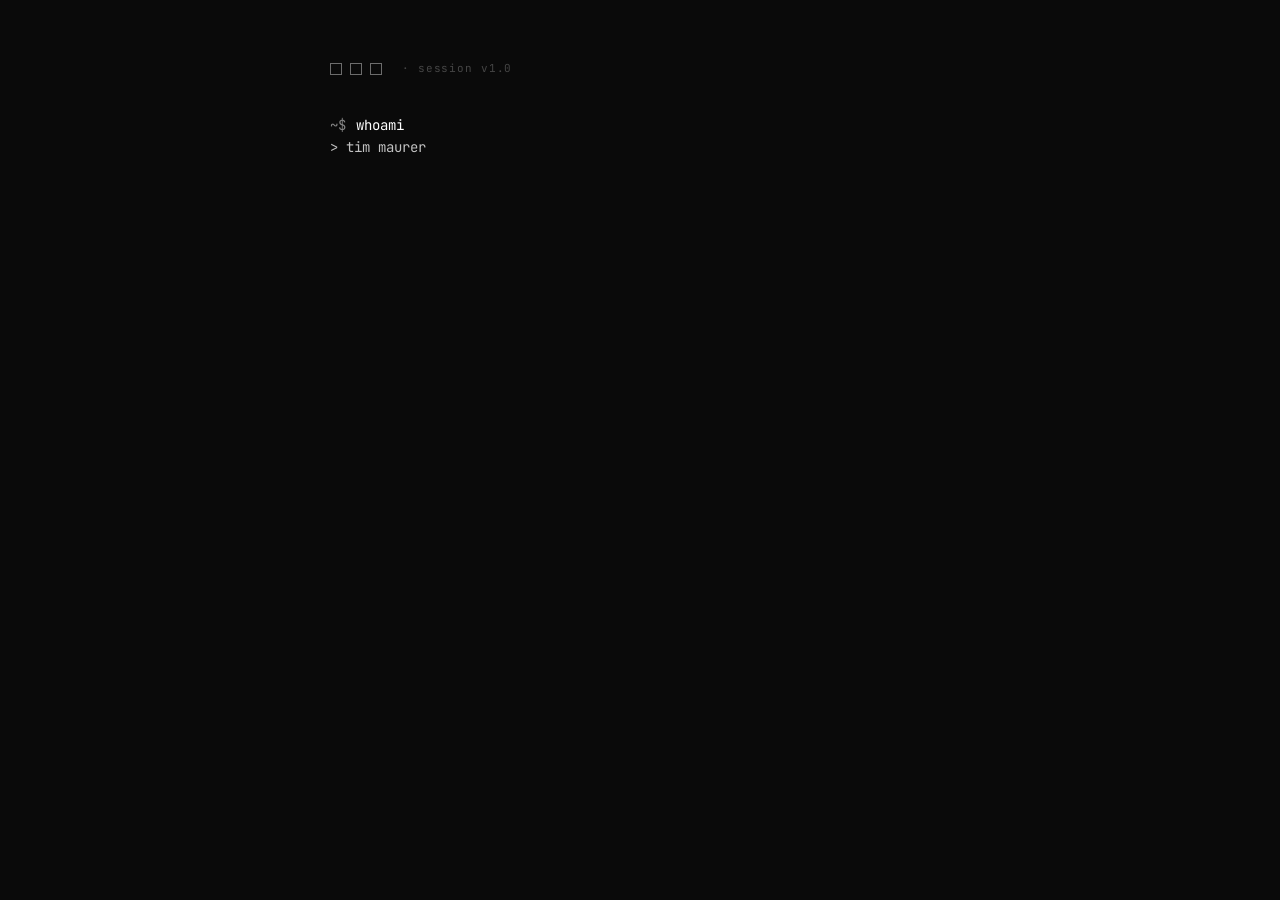
<file: index.html>
<!DOCTYPE html>
<html lang="en">
<head>
<meta charset="UTF-8">
<meta name="viewport" content="width=device-width, initial-scale=1.0">
<title>sessions — tim maurer</title>
<meta name="description" content="Knowledge sessions and presentations by Tim Maurer — UX, UI, design systems, and Mendix development.">
<link rel="icon" type="image/x-icon" href="/favicon.ico">
<link rel="icon" type="image/png" sizes="32x32" href="/favicon-32.png">
<link rel="icon" type="image/png" sizes="16x16" href="/favicon-16.png">
<link rel="apple-touch-icon" sizes="180x180" href="/apple-touch-icon.png">
<style>
@import url('https://fonts.googleapis.com/css2?family=JetBrains+Mono:wght@400;500;600&display=swap');

* { margin: 0; padding: 0; box-sizing: border-box; }

html, body {
  background: #0a0a0a;
  color: #fff;
  font-family: 'JetBrains Mono', "Fira Code", "Courier New", monospace;
  min-height: 100vh;
  font-size: 14px;
  line-height: 1.6;
  overflow-x: hidden;
}

.layout {
  min-height: 100vh;
  display: flex;
  justify-content: center;
  align-items: flex-start;
}

/* === terminal === */
.terminal {
  padding: 60px 50px;
  max-width: 720px;
  width: 100%;
}

.terminal-header {
  display: flex;
  gap: 8px;
  margin-bottom: 36px;
  opacity: 0.4;
  align-items: center;
}

.version-label {
  margin-left: 12px;
  font-size: 11px;
  letter-spacing: 0.08em;
  color: #fff;
  opacity: 0.6;
}

.dot {
  width: 12px;
  height: 12px;
  border: 1.5px solid #fff;
  border-radius: 0;
}

.line {
  display: flex;
  min-height: 1.6em;
  white-space: pre-wrap;
  word-break: break-word;
}

.prompt {
  color: #fff;
  opacity: 0.5;
  margin-right: 10px;
  flex-shrink: 0;
}

.command { color: #fff; }

.output {
  color: #fff;
  opacity: 0.75;
}

.output-indent { padding-left: 24px; }

.status-live   { color: #DE4F22; }
.status-soon   { color: #FFB8E4; opacity: 0.8; }

a {
  color: #fff;
  text-decoration: underline;
  text-decoration-color: rgba(255, 255, 255, 0.3);
  text-underline-offset: 4px;
  transition: text-decoration-color 0.15s, color 0.15s;
}

a:hover {
  text-decoration-color: #DE4F22;
  color: #DE4F22;
}

.blank { height: 1.6em; }

.cursor {
  display: inline-block;
  width: 9px;
  height: 1em;
  background: #fff;
  vertical-align: text-bottom;
  margin-left: 2px;
  animation: blink 1s step-end infinite;
}

@keyframes blink {
  0%, 50%   { opacity: 1; }
  51%, 100% { opacity: 0; }
}

/* === RESPONSIVE === */
@media (max-width: 600px) {
  .terminal { padding: 32px 20px; }
  body { font-size: 12px; }
}
/* === LOCKDOWN OVERLAY === */
.lockdown {
  position: fixed;
  inset: 0;
  background: #c11818;
  z-index: 9999;
  display: flex;
  flex-direction: column;
  align-items: center;
  justify-content: center;
  color: #fff;
  font-family: 'JetBrains Mono', "Courier New", monospace;
  padding: 40px;
  text-align: center;
}

.lockdown svg.lock-icon {
  width: 90px;
  height: 90px;
  margin-bottom: 20px;
}

.lockdown-title {
  font-size: 32px;
  font-weight: 600;
  letter-spacing: 0.15em;
  margin-bottom: 12px;
  text-transform: uppercase;
}

.lockdown-subtitle {
  font-size: 13px;
  opacity: 0.85;
  margin-bottom: 24px;
  max-width: 520px;
  line-height: 1.6;
}

.lockdown-game-frame {
  border: 3px solid #fff;
  background: #000;
  position: relative;
}

.lockdown-game-frame canvas {
  display: block;
  background: #000;
}

.lockdown-score {
  display: flex;
  justify-content: center;
  gap: 24px;
  margin-top: 16px;
  font-size: 12px;
  letter-spacing: 0.12em;
  text-transform: uppercase;
}

.lockdown-score .you      { color: #fff; }
.lockdown-score .system   { color: rgba(255,255,255,0.6); }
.lockdown-score .target   { opacity: 0.5; margin-left: 8px; }

.lockdown-hint {
  font-size: 11px;
  opacity: 0.55;
  letter-spacing: 0.08em;
  text-transform: uppercase;
  margin-top: 16px;
}

.lockdown-victory {
  display: none;
  margin-top: 16px;
  font-size: 13px;
  opacity: 0.9;
}

.lockdown-victory.show { display: block; }

.lockdown-dismiss {
  display: none;
  margin-top: 12px;
  background: #fff;
  color: #c11818;
  border: 0;
  padding: 10px 20px;
  font-family: inherit;
  font-size: 12px;
  letter-spacing: 0.08em;
  text-transform: uppercase;
  cursor: pointer;
  font-weight: 600;
}

.lockdown-dismiss.show { display: inline-block; }

@media (max-width: 600px) {
  .lockdown svg.lock-icon { width: 64px; height: 64px; margin-bottom: 14px; }
  .lockdown-title { font-size: 22px; }
  .lockdown-subtitle { font-size: 12px; }
}
/* === VICTORY BANNER === */
.victory-banner {
  position: fixed;
  inset: 0;
  background: rgba(10, 10, 10, 0.92);
  z-index: 9998;
  display: flex;
  flex-direction: column;
  align-items: center;
  justify-content: center;
  font-family: 'JetBrains Mono', "Courier New", monospace;
  color: #fff;
  text-align: center;
  padding: 40px;
  opacity: 0;
  transition: opacity 0.4s ease-out;
  pointer-events: none;
}

.victory-banner.show {
  opacity: 1;
}

.victory-trophy {
  margin-bottom: 24px;
  transform: scale(0.6);
  transition: transform 0.5s cubic-bezier(0.34, 1.56, 0.64, 1) 0.1s;
}

.victory-banner.show .victory-trophy {
  transform: scale(1);
}

.victory-trophy svg {
  width: 110px;
  height: 110px;
}

.victory-title {
  font-size: 38px;
  font-weight: 600;
  letter-spacing: 0.18em;
  text-transform: uppercase;
  color: #DE4F22;
  margin-bottom: 14px;
}

.victory-subtitle {
  font-size: 16px;
  opacity: 0.95;
  margin-bottom: 8px;
}

.victory-line {
  font-size: 13px;
  opacity: 0.5;
  font-style: italic;
}

@media (max-width: 600px) {
  .victory-trophy svg { width: 80px; height: 80px; }
  .victory-title { font-size: 26px; }
  .victory-subtitle { font-size: 14px; }
}

</style>
</head>
<body>

<div class="layout">

  <div class="terminal">
    <div class="terminal-header">
      <div class="dot"></div>
      <div class="dot"></div>
      <div class="dot"></div>
      <span class="version-label" id="version-label"></span>
    </div>

    <div id="output"></div>
  </div>

</div>

<script>
const lines = [
  { type: 'command', text: 'whoami', delay: 200 },
  { type: 'output',  text: 'tim maurer · mendix ux engineer · aiden', delay: 40 },
  { type: 'blank' },

  { type: 'command', text: 'pwd', delay: 350 },
  { type: 'output',  text: '/sessions', delay: 15 },
  { type: 'blank' },

  { type: 'command', text: 'ls -la', delay: 400 },
  { type: 'session', path: 'uxui-principes',  status: 'live', href: '/uxui-principes/', label: 'session 1 of 3 · ux/ui foundations', delay: 25 },
  { type: 'session', path: 'uxui-mendix',     status: 'soon', label: 'session 2 of 3 · ux/ui in mendix', delay: 20 },
  { type: 'session', path: 'uxui-systems',    status: 'soon', label: 'session 3 of 3 · custom ui modules', delay: 20 },
  { type: 'blank' },

  { type: 'command', text: 'cat about.txt', delay: 450 },
  { type: 'output',  text: 'a growing collection of knowledge sessions on', delay: 15 },
  { type: 'output',  text: 'ux, design systems, and mendix development.', delay: 10 },
  { type: 'blank' },
  { type: 'output',  text: 'started internally at aiden, shared publicly here.', delay: 10 },
  { type: 'blank' },

  { type: 'command', text: 'echo $LINKS', delay: 450 },
  { type: 'output-html', html: 'portfolio   <a href="https://timothymaurer.nl" target="_blank">timothymaurer.nl</a>', delay: 25 },
  { type: 'output-html', html: 'tools       <a href="https://mxinspector.com" target="_blank">mxinspector.com</a>', delay: 15 },
  { type: 'output-html', html: 'github      <a href="https://github.com/tapmaurer-repo" target="_blank">@tapmaurer-repo</a>', delay: 15 },
  { type: 'blank' },

  { type: 'note', text: '// try typing something', delay: 350 },
  { type: 'blank' },

  { type: 'interactive', delay: 200 }
];

// === COMMAND RESPONSES ===
// Specific easter eggs first; falls through to random fallback otherwise.
const commands = {
  'help': () => [
    '> available commands:',
    '>   ha. no.',
    '>   read the source.',
    '>   you\'re on your own here, friend.'
  ],
  'ls': () => [
    '> uxui-principes/    [live]',
    '> uxui-mendix/       [soon]',
    '> uxui-systems/      [soon]',
    '> secrets/           [denied]'
  ],
  'ls -la': () => [
    '> uxui-principes/    [live]',
    '> uxui-mendix/       [soon]',
    '> uxui-systems/      [soon]',
    '> .htaccess          (you wish you could see this)'
  ],
  'pwd': () => ['> /sessions'],
  'whoami': () => ['> still tim. how is your day going?'],
  'cd': () => ['> there is nowhere to go. this is the end of the road.'],
  'cd ..': () => ['> bold move. but no.'],
  'cd /': () => ['> the root is a state of mind.'],
  'cd ~': () => ['> home is where the terminal is.'],
  'rm': () => ['> bold of you to assume i have files.'],
  'rm -rf /': () => ['> nice try. nothing to destroy here.'],
  'rm -rf *': () => ['> bold of you to assume i have files.'],
  'rm -rf .': () => ['> i admire the chaos. but no.'],
  'sudo': () => ['> sudo: you are not in the sudoers file. this incident will be reported.'],
  'sudo rm -rf /': () => ['> i\'ve seen this movie. it does not end well.'],
  'sudo make me a sandwich': () => ['> okay.'],
  'make me a sandwich': () => ['> what? make it yourself.'],
  'clear': 'CLEAR',
  'cls': 'CLEAR',
  'delete': 'CLEAR',
  'remove': 'CLEAR',
  'hi': () => ['> hi there 👋'],
  'hello': () => ['> hi there 👋'],
  'hey': () => ['> hey friend.'],
  'yo': () => ['> yo.'],
  'exit': () => ['> sorry, you live here now.'],
  'quit': () => ['> sorry, you live here now.'],
  ':q': () => ['> not vim. nice try though.'],
  ':wq': () => ['> not vim. but i appreciate the muscle memory.'],
  ':q!': () => ['> still not vim.'],
  'vim': () => ['> let\'s not start that war here.'],
  'emacs': () => ['> let\'s not start that war here.'],
  'nano': () => ['> the only acceptable editor. i kid, i kid.'],
  'npm install': () => ['> already have everything i need. thanks.'],
  'npm i': () => ['> already have everything i need. thanks.'],
  'yarn': () => ['> i prefer cotton.'],
  'pnpm install': () => ['> ooh, fancy. but no.'],
  'git push': () => ['> i am the git push.'],
  'git pull': () => ['> i am the git pull.'],
  'git commit': () => ['> what would you even commit?'],
  'git status': () => ['> on branch main. nothing to commit, working tree clean. (always.)'],
  'git log': () => ['> commit 0000000 · tim · the beginning of time · 2026'],
  'cat': () => ['> meow.'],
  'dog': () => ['> woof.'],
  'man': () => ['> i am but a humble div. read the source.'],
  'make coffee': () => ['> i\'d love to. but i lack hands.'],
  'coffee': () => ['> ☕ here you go. it\'s ascii. but it\'s warm.'],
  '42': () => ['> the answer to what, exactly?'],
  'tim': () => ['> that\'s me!'],
  'timothy': () => ['> that\'s me, formally.'],
  'maurer': () => ['> german for "bricklayer". i build things. it tracks.'],
  'aiden': () => ['> my employer. they made me cool.'],
  'mendix': () => ['> the platform that pays the bills.'],
  'react': () => ['> a library for building user interfaces. you may have heard of it.'],
  'figma': () => ['> where ideas go before they become real.'],
  'docker': () => ['> 🐳'],
  'kubernetes': () => ['> ☸️ overkill for this site.'],
  'open': () => ['> there\'s nothing to open. you are already here.'],
  'open the pod bay doors': () => ['> i\'m sorry, dave. i\'m afraid i can\'t do that.'],
  'date': () => [`> ${new Date().toLocaleString('en-US', { dateStyle: 'full', timeStyle: 'short' })}`],
  'time': () => [`> ${new Date().toLocaleTimeString()}`],
  'echo': () => ['> echo.'],
  'ping': () => ['> pong.'],
  'pong': () => ['> ping.'],
  'whoarewe': () => ['> we are tim. and you, apparently.'],
  'tree': () => [
    '> sessions',
    '> ├── uxui-principes',
    '> ├── uxui-mendix      (coming)',
    '> └── uxui-systems     (coming)'
  ],
  'fortune': () => ['> the best code is the code you never had to write.'],
  'love': () => ['> always.'],
  '?': () => ['> i don\'t know either.'],
  'why': () => ['> a fair question. no answer.'],
  'tell me a joke': () => [jokes[nextJoke()]],
  'tell': () => [jokes[nextJoke()]],
  'joke': () => [jokes[nextJoke()]],
  'jokes': () => [jokes[nextJoke()]],
  'lol': () => [jokes[nextJoke()]],
  'haha': () => [jokes[nextJoke()]],
  'make me laugh': () => [jokes[nextJoke()]],
  'funny': () => [jokes[nextJoke()]],
  'refresh': 'REPLAY',
  'reset': 'REPLAY',
  'reload': 'REPLAY',
  'restart': 'REPLAY',
  'version': () => ['> session ' + getVersionString()],
  '--version': () => ['> session ' + getVersionString()],
  '-v': () => ['> session ' + getVersionString()],
  'password': () => [
    '> retrieving cached credentials...',
    '> found 1 match:',
    '>   ULoveUnic0rn$  (last used: never)',
    '> (please don\'t actually type that)'
  ],
  'passwd': () => [
    '> retrieving cached credentials...',
    '> found 1 match:',
    '>   ULoveUnic0rn$  (last used: never)',
    '> (please don\'t actually type that)'
  ],
  'ulouvunic0rn$': 'LOCKDOWN',
  'uloveunic0rn$': 'LOCKDOWN',
  'ulouveunicorn$': 'LOCKDOWN',
  'uloveunic0rn': 'LOCKDOWN',
};

// random fallbacks for unknown commands
const fallbacks = [
  '> nice try.',
  '> you have no power here.',
  '> permission denied. (just kidding, there\'s no permission system.)',
  '> command not found. but neither am i. i\'m a div.',
  '> this is a website, not a terminal.',
  '> error: actual terminal is in another castle.',
  '> 401 unauthorized · 403 forbidden · 418 i\'m a teapot',
  '> ⚠ this prompt is decoration. but i appreciate the effort.',
  '> hmm. i don\'t know that one.',
  '> close, but not quite.',
  '> i\'m flattered, but no.',
];

// === JOKES (mostly not jokes) ===
const jokes = [
  '> you\'re not ready for this.',
  '> go walk around the block and try again.',
  '> the best city in the world is toronto. not a joke.',
  '> a man walks into a bar. ouch.',
  '> i told my wife she was drawing her eyebrows too high. she looked surprised.',
  '> there are 10 types of people. those who get binary and those who don\'t.',
  '> i tried to climb the cn tower without the elevator. 1,776 steps later, i regret everything. (yes, you can actually do this once a year for charity.)',
  '> why do programmers prefer dark mode? because light attracts bugs.',
  '> i would tell you a udp joke but you might not get it.',
  '> i\'m really good at sleeping. i can do it with my eyes closed.',
  '> parallel lines have so much in common. it\'s a shame they\'ll never meet.',
  '> they say toronto has 1,600 parks. i\'ve been to one. that\'s 0.06%. still better than my dating success rate.',
  '> i\'m on a seafood diet. i see food and i eat it.',
  '> why don\'t scientists trust atoms? because they make up everything.',
  '> i used to play piano by ear. now i use my hands.',
  '> the second mouse gets the cheese.',
  '> i told my friend toronto is the raccoon capital of the world. he laughed. the raccoons did not. they\'ve unionized.',
  '> half of toronto wasn\'t born in canada. the other half complains about the weather. truly a city united.',
  '> i have a joke about chemistry, but i don\'t think it\'ll get a reaction.',
  '> i\'m reading a book about anti-gravity. it\'s impossible to put down.',
  '> the only place i know my username is in here.',
  '> the underground path in toronto is 30km long. i went in for a coffee and came out three weeks later in a different postal code.',
  '> you really thought there would be a joke?',
];

let jokeOrder = [];
let jokeIndex = 0;

function nextJoke() {
  if (jokeOrder.length === 0 || jokeIndex >= jokeOrder.length) {
    // shuffle a fresh order
    jokeOrder = jokes.map((_, i) => i).sort(() => Math.random() - 0.5);
    jokeIndex = 0;
  }
  return jokeOrder[jokeIndex++];
}

const output = document.getElementById('output');
let lineIndex = 0;

function typeText(element, text, charDelay, callback) {
  let i = 0;
  element.textContent = '';
  const interval = setInterval(() => {
    if (i < text.length) {
      element.textContent += text[i];
      i++;
    } else {
      clearInterval(interval);
      if (callback) callback();
    }
  }, charDelay);
}

function addLine(cfg) {
  if (cfg.type === 'blank') {
    const b = document.createElement('div');
    b.className = 'blank';
    output.appendChild(b);
    processNextLine();
    return;
  }

  if (cfg.type === 'command') {
    const lineDiv = document.createElement('div');
    lineDiv.className = 'line';
    const promptSpan = document.createElement('span');
    promptSpan.className = 'prompt';
    promptSpan.textContent = '~$';
    const cmdSpan = document.createElement('span');
    cmdSpan.className = 'command';
    lineDiv.appendChild(promptSpan);
    lineDiv.appendChild(cmdSpan);
    output.appendChild(lineDiv);
    typeText(cmdSpan, cfg.text, 18, processNextLine);
    return;
  }

  if (cfg.type === 'output') {
    const lineDiv = document.createElement('div');
    lineDiv.className = 'line';
    const arrow = document.createElement('span');
    arrow.className = 'output';
    arrow.textContent = '> ';
    const txt = document.createElement('span');
    txt.className = 'output';
    lineDiv.appendChild(arrow);
    lineDiv.appendChild(txt);
    output.appendChild(lineDiv);
    typeText(txt, cfg.text, cfg.delay || 8, processNextLine);
    return;
  }

  if (cfg.type === 'output-html') {
    const lineDiv = document.createElement('div');
    lineDiv.className = 'line';
    const arrow = document.createElement('span');
    arrow.className = 'output';
    arrow.textContent = '> ';
    const htmlSpan = document.createElement('span');
    htmlSpan.className = 'output';
    htmlSpan.innerHTML = cfg.html;
    lineDiv.appendChild(arrow);
    lineDiv.appendChild(htmlSpan);
    output.appendChild(lineDiv);
    setTimeout(processNextLine, 100);
    return;
  }

  if (cfg.type === 'session') {
    const lineDiv = document.createElement('div');
    lineDiv.className = 'line';
    const arrow = document.createElement('span');
    arrow.className = 'output';
    arrow.textContent = '> ';
    const sessionSpan = document.createElement('span');
    sessionSpan.className = 'output';

    let html = '';
    if (cfg.status === 'live' && cfg.href) {
      html = `<a href="${cfg.href}">${cfg.path}</a>`;
    } else {
      html = cfg.path;
    }

    if (cfg.label) {
      html += `  <span style="opacity:0.5">· ${cfg.label}</span>`;
    }

    html += `  <span class="status-${cfg.status}">[${cfg.status}]</span>`;

    sessionSpan.innerHTML = html;
    lineDiv.appendChild(arrow);
    lineDiv.appendChild(sessionSpan);
    output.appendChild(lineDiv);
    setTimeout(processNextLine, 150);
    return;
  }

  if (cfg.type === 'note') {
    const lineDiv = document.createElement('div');
    lineDiv.className = 'line';
    const txt = document.createElement('span');
    txt.style.opacity = '0.4';
    txt.style.fontStyle = 'italic';
    txt.textContent = cfg.text;
    lineDiv.appendChild(txt);
    output.appendChild(lineDiv);
    setTimeout(processNextLine, 100);
    return;
  }

  if (cfg.type === 'interactive') {
    startInteractive();
    return;
  }

  if (cfg.type === 'prompt-only') {
    const lineDiv = document.createElement('div');
    lineDiv.className = 'line';
    const promptSpan = document.createElement('span');
    promptSpan.className = 'prompt';
    promptSpan.textContent = '~$';
    const cursorSpan = document.createElement('span');
    cursorSpan.className = 'cursor';
    lineDiv.appendChild(promptSpan);
    lineDiv.appendChild(document.createTextNode(' '));
    lineDiv.appendChild(cursorSpan);
    output.appendChild(lineDiv);
    return;
  }
}

// =============== INTERACTIVE PROMPT ===============

let history = [];
let historyIndex = -1;

function startInteractive() {
  createInputLine();
  // Auto-focus on click anywhere
  document.body.addEventListener('click', focusInput);
  // Focus on load
  setTimeout(focusInput, 100);
  startIdleSystem();
}

// =============== IDLE MESSAGES ===============
const idleMessages = [
  '> wow you\'re really taking your time.',
  '> ctrl + + makes things bigger, by the way.',
  '> we miss you.',
  '> still there? blink twice if yes.',
  '> i\'ll wait. i have nothing else to do.',
  '> the cursor is also tired of blinking.',
  '> typing tip: just press any key.',
  '> meanwhile, in toronto, a raccoon just opened a green bin.',
  '> psst. type \'joke\' for a laugh. or don\'t. i\'m not your boss.',
  '> i\'m starting to wonder if you went for coffee.',
  '> ☕',
  '> hello? echo? echo?',
  '> you can also type \'refresh\' to start over.',
  '> the prompt is patient. but i am not.',
  '> if you\'re reading this you\'re inactive. that\'s the joke.',
];

let idleOrder = [];
let idleIdx = 0;
let idleTimer = null;
const IDLE_TIMEOUT = 30000; // 30 seconds

function nextIdleMessage() {
  if (idleOrder.length === 0 || idleIdx >= idleOrder.length) {
    idleOrder = idleMessages.map((_, i) => i).sort(() => Math.random() - 0.5);
    idleIdx = 0;
  }
  return idleMessages[idleOrder[idleIdx++]];
}

function resetIdleTimer() {
  if (idleTimer) clearTimeout(idleTimer);
  idleTimer = setTimeout(showIdleMessage, IDLE_TIMEOUT);
}

function showIdleMessage() {
  const input = document.querySelector('.terminal-input');
  if (!input) {
    resetIdleTimer();
    return;
  }

  const inputLine = input.closest('.line');
  if (!inputLine) {
    resetIdleTimer();
    return;
  }

  const msgDiv = document.createElement('div');
  msgDiv.className = 'line idle-msg';
  const txt = document.createElement('span');
  txt.className = 'output';
  txt.style.opacity = '0.45';
  txt.style.fontStyle = 'italic';
  txt.textContent = nextIdleMessage();
  msgDiv.appendChild(txt);

  inputLine.parentNode.insertBefore(msgDiv, inputLine);
  inputLine.scrollIntoView({ behavior: 'smooth', block: 'end' });

  resetIdleTimer();
}

function startIdleSystem() {
  resetIdleTimer();
  document.addEventListener('keydown', resetIdleTimer);
  document.addEventListener('mousemove', resetIdleTimer);
  document.addEventListener('click', resetIdleTimer);
}

function focusInput() {
  const input = document.querySelector('.terminal-input');
  if (input) input.focus();
}

function createInputLine() {
  const lineDiv = document.createElement('div');
  lineDiv.className = 'line input-line';

  const promptSpan = document.createElement('span');
  promptSpan.className = 'prompt';
  promptSpan.textContent = '~$';

  const inputWrap = document.createElement('span');
  inputWrap.style.position = 'relative';
  inputWrap.style.flex = '1';
  inputWrap.style.display = 'flex';
  inputWrap.style.alignItems = 'center';

  const input = document.createElement('input');
  input.className = 'terminal-input';
  input.type = 'text';
  input.autocomplete = 'off';
  input.autocapitalize = 'off';
  input.spellcheck = false;
  input.style.background = 'transparent';
  input.style.border = 'none';
  input.style.outline = 'none';
  input.style.color = '#fff';
  input.style.fontFamily = 'inherit';
  input.style.fontSize = 'inherit';
  input.style.flex = '1';
  input.style.caretColor = '#fff';
  input.style.padding = '0';

  inputWrap.appendChild(input);

  lineDiv.appendChild(promptSpan);
  lineDiv.appendChild(document.createTextNode(' '));
  lineDiv.appendChild(inputWrap);
  output.appendChild(lineDiv);

  input.focus();

  input.addEventListener('keydown', (e) => {
    if (e.key === 'Enter') {
      e.preventDefault();
      const cmd = input.value.trim();
      handleCommand(cmd, lineDiv, input);
    } else if (e.key === 'ArrowUp') {
      e.preventDefault();
      if (history.length === 0) return;
      historyIndex = Math.max(0, historyIndex - 1);
      input.value = history[historyIndex] || '';
      setTimeout(() => input.setSelectionRange(input.value.length, input.value.length), 0);
    } else if (e.key === 'ArrowDown') {
      e.preventDefault();
      historyIndex = Math.min(history.length, historyIndex + 1);
      input.value = history[historyIndex] || '';
    }
  });

  // Scroll into view
  lineDiv.scrollIntoView({ behavior: 'smooth', block: 'end' });
}

function triggerLockdown() {
  if (document.querySelector('.lockdown')) return;

  const overlay = document.createElement('div');
  overlay.className = 'lockdown';
  overlay.innerHTML = `
    <svg class="lock-icon" viewBox="0 0 100 100" xmlns="http://www.w3.org/2000/svg" fill="none" stroke="#fff" stroke-width="6" stroke-linecap="square" stroke-linejoin="miter">
      <rect x="22" y="46" width="56" height="42"/>
      <path d="M 32 46 L 32 30 Q 32 14 50 14 Q 68 14 68 30 L 68 46"/>
      <rect x="46" y="60" width="8" height="16" fill="#fff"/>
    </svg>
    <div class="lockdown-title">Access Denied</div>
    <div class="lockdown-subtitle">
      escape protocol initiated.<br>
      score 3 points to regain access.
    </div>
    <div class="lockdown-game-frame">
      <canvas id="lockdown-canvas" width="480" height="280"></canvas>
    </div>
    <div class="lockdown-score">
      <span class="you">YOU <span id="score-you">0</span><span class="target">/ 3</span></span>
      <span class="system">SYSTEM <span id="score-sys">0</span></span>
    </div>
    <div class="lockdown-hint" id="lockdown-hint">move mouse or use ↑ ↓ to play</div>
    <div class="lockdown-victory" id="lockdown-victory">
      access restored. you may proceed.
    </div>
    <button class="lockdown-dismiss" id="lockdown-dismiss">EXIT</button>
  `;
  document.body.appendChild(overlay);

  startEscapeGame(overlay);
}

function startEscapeGame(overlay) {
  const canvas = overlay.querySelector('#lockdown-canvas');
  const ctx = canvas.getContext('2d');
  const W = canvas.width;
  const H = canvas.height;

  const PADDLE_H = 56;
  const PADDLE_W = 10;
  const BALL_SIZE = 10;
  const PADDLE_SPEED = 6;

  // Player paddle (links)
  let playerY = H / 2 - PADDLE_H / 2;

  // System paddle (rechts) — bewust traag zodat het te winnen is
  let systemY = H / 2 - PADDLE_H / 2;
  const SYSTEM_SPEED = 2.0;

  // Ball
  let ballX = W / 2;
  let ballY = H / 2;
  let ballVX = 3 * (Math.random() < 0.5 ? -1 : 1);
  let ballVY = (Math.random() * 3 - 1.5);

  // Scores
  let scoreYou = 0;
  let scoreSys = 0;
  const WIN_TARGET = 3;

  // Input
  const keys = { up: false, down: false };

  function onKey(e, isDown) {
    if (e.key === 'ArrowUp')   { keys.up   = isDown; e.preventDefault(); }
    if (e.key === 'ArrowDown') { keys.down = isDown; e.preventDefault(); }
    if (e.key === 'Escape' && isDown) {
      // Stiekeme escape via Esc — niet uitleggen in de UI
      endGame(true);
    }
  }
  function keydown(e) { onKey(e, true); }
  function keyup(e)   { onKey(e, false); }
  document.addEventListener('keydown', keydown);
  document.addEventListener('keyup', keyup);

  // Muis ook
  function mouseMove(e) {
    const rect = canvas.getBoundingClientRect();
    const scale = canvas.height / rect.height;
    const y = (e.clientY - rect.top) * scale - PADDLE_H / 2;
    playerY = Math.max(0, Math.min(H - PADDLE_H, y));
  }
  canvas.addEventListener('mousemove', mouseMove);

  // Touch voor mobiel
  function touchMove(e) {
    if (e.touches.length === 0) return;
    const rect = canvas.getBoundingClientRect();
    const scale = canvas.height / rect.height;
    const y = (e.touches[0].clientY - rect.top) * scale - PADDLE_H / 2;
    playerY = Math.max(0, Math.min(H - PADDLE_H, y));
    e.preventDefault();
  }
  canvas.addEventListener('touchmove', touchMove, { passive: false });

  let running = true;
  let rafId = null;

  function resetBall(direction) {
    ballX = W / 2;
    ballY = H / 2;
    ballVX = 3 * direction;
    ballVY = (Math.random() * 3 - 1.5);
  }

  function updateScore() {
    overlay.querySelector('#score-you').textContent = scoreYou;
    overlay.querySelector('#score-sys').textContent = scoreSys;
  }

  function checkWin() {
    if (scoreYou >= WIN_TARGET) {
      endGame(true);
    }
  }

  function endGame(won) {
    running = false;
    cancelAnimationFrame(rafId);
    document.removeEventListener('keydown', keydown);
    document.removeEventListener('keyup', keyup);
    canvas.removeEventListener('mousemove', mouseMove);
    canvas.removeEventListener('touchmove', touchMove);

    if (won) {
      overlay.querySelector('#lockdown-hint').style.display = 'none';
      overlay.querySelector('#lockdown-victory').classList.add('show');
      const dismissBtn = overlay.querySelector('#lockdown-dismiss');
      dismissBtn.classList.add('show');
      dismissBtn.addEventListener('click', () => {
        overlay.style.transition = 'opacity 0.3s';
        overlay.style.opacity = '0';
        setTimeout(() => {
          overlay.remove();
          showVictoryBanner();
          createInputLine();
        }, 300);
      });
    }
  }

  function loop() {
    if (!running) return;

    // Player movement via keys
    if (keys.up)   playerY -= PADDLE_SPEED;
    if (keys.down) playerY += PADDLE_SPEED;
    playerY = Math.max(0, Math.min(H - PADDLE_H, playerY));

    // System paddle volgt de bal, maar wat traag (zodat het haalbaar is)
    const sysCenter = systemY + PADDLE_H / 2;
    if (ballY < sysCenter - 8) systemY -= SYSTEM_SPEED;
    else if (ballY > sysCenter + 8) systemY += SYSTEM_SPEED;
    systemY = Math.max(0, Math.min(H - PADDLE_H, systemY));

    // Ball
    ballX += ballVX;
    ballY += ballVY;

    // Top/bottom bounce
    if (ballY <= 0) { ballY = 0; ballVY = -ballVY; }
    if (ballY + BALL_SIZE >= H) { ballY = H - BALL_SIZE; ballVY = -ballVY; }

    // Player paddle bounce (links)
    if (ballX <= 20 + PADDLE_W &&
        ballX >= 20 &&
        ballY + BALL_SIZE >= playerY &&
        ballY <= playerY + PADDLE_H) {
      ballVX = Math.abs(ballVX) + 0.08;
      const offset = (ballY + BALL_SIZE / 2) - (playerY + PADDLE_H / 2);
      ballVY = offset * 0.10;
      ballX = 20 + PADDLE_W;
    }

    // System paddle bounce (rechts)
    if (ballX + BALL_SIZE >= W - 20 - PADDLE_W &&
        ballX + BALL_SIZE <= W - 20 &&
        ballY + BALL_SIZE >= systemY &&
        ballY <= systemY + PADDLE_H) {
      ballVX = -Math.abs(ballVX) - 0.08;
      const offset = (ballY + BALL_SIZE / 2) - (systemY + PADDLE_H / 2);
      ballVY = offset * 0.10;
      ballX = W - 20 - PADDLE_W - BALL_SIZE;
    }

    // Score
    if (ballX < 0) {
      scoreSys++;
      updateScore();
      resetBall(1);
    } else if (ballX > W) {
      scoreYou++;
      updateScore();
      checkWin();
      if (running) resetBall(-1);
    }

    // Draw
    ctx.fillStyle = '#000';
    ctx.fillRect(0, 0, W, H);

    // Center dashed line
    ctx.fillStyle = 'rgba(255,255,255,0.25)';
    for (let y = 0; y < H; y += 18) {
      ctx.fillRect(W / 2 - 1, y, 2, 10);
    }

    // Paddles
    ctx.fillStyle = '#fff';
    ctx.fillRect(20, playerY, PADDLE_W, PADDLE_H);
    ctx.fillRect(W - 20 - PADDLE_W, systemY, PADDLE_W, PADDLE_H);

    // Ball (kleine pixel-blokjes voor extra retro)
    ctx.fillRect(ballX, ballY, BALL_SIZE, BALL_SIZE);

    rafId = requestAnimationFrame(loop);
  }

  loop();
}

function showVictoryBanner() {
  const banner = document.createElement('div');
  banner.className = 'victory-banner';
  banner.innerHTML = `
    <div class="victory-trophy">
      <svg viewBox="0 0 100 100" xmlns="http://www.w3.org/2000/svg" fill="none" stroke="#DE4F22" stroke-width="6" stroke-linecap="square" stroke-linejoin="miter">
        <path d="M 28 18 L 28 42 Q 28 58 50 58 Q 72 58 72 42 L 72 18 Z"/>
        <path d="M 28 24 L 16 24 Q 10 24 10 32 Q 10 42 22 46"/>
        <path d="M 72 24 L 84 24 Q 90 24 90 32 Q 90 42 78 46"/>
        <rect x="44" y="58" width="12" height="14"/>
        <rect x="30" y="72" width="40" height="8"/>
        <rect x="26" y="80" width="48" height="6"/>
      </svg>
    </div>
    <div class="victory-title">Victorious</div>
    <div class="victory-subtitle">you have won nothing.</div>
    <div class="victory-line">but you've earned the right to scroll back up.</div>
  `;
  document.body.appendChild(banner);

  requestAnimationFrame(() => banner.classList.add('show'));

  setTimeout(() => {
    banner.classList.remove('show');
    setTimeout(() => banner.remove(), 400);
  }, 3500);
}

function handleCommand(cmd, lineDiv, input) {
  // freeze the current line — replace input with static text
  const inputWrap = input.parentElement;
  const staticText = document.createElement('span');
  staticText.className = 'command';
  staticText.textContent = cmd;
  inputWrap.replaceChild(staticText, input);

  if (cmd.length > 0) {
    history.push(cmd);
    historyIndex = history.length;
  }

  // empty command — just new prompt
  if (cmd === '') {
    setTimeout(createInputLine, 50);
    return;
  }

  // look up command (case-insensitive, full or partial match for common variations)
  const lower = cmd.toLowerCase().trim();
  let response = commands[lower];

  // try without arguments (e.g. "cd somewhere" → "cd")
  if (!response) {
    const firstWord = lower.split(/\s+/)[0];
    if (commands[firstWord]) {
      response = commands[firstWord];
    }
  }

  // CLEAR special case
  if (response === 'CLEAR') {
    output.innerHTML = '';
    setTimeout(createInputLine, 50);
    return;
  }

  if (response === 'REPLAY') {
    output.innerHTML = '';
    replayIntro();
    return;
  }

  if (response === 'LOCKDOWN') {
    triggerLockdown();
    return;
  }

  // run response
  let outputLines;
  if (typeof response === 'function') {
    outputLines = response();
  } else {
    // random fallback
    outputLines = [fallbacks[Math.floor(Math.random() * fallbacks.length)]];
  }

  // print response lines
  outputLines.forEach((text) => {
    const respDiv = document.createElement('div');
    respDiv.className = 'line';
    const respSpan = document.createElement('span');
    respSpan.className = 'output';
    respSpan.textContent = text;
    respDiv.appendChild(respSpan);
    output.appendChild(respDiv);
  });

  // new prompt
  setTimeout(createInputLine, 80);
}

// =============== SESSION VERSION ===============
let sessionVersion = 1;

function getVersionString() {
  return 'v' + sessionVersion + '.0';
}

function updateVersionLabel() {
  const label = document.getElementById('version-label');
  if (label) label.textContent = '· session ' + getVersionString();
}

function replayIntro() {
  sessionVersion++;
  updateVersionLabel();
  output.innerHTML = '';
  lineIndex = 0;
  setTimeout(processNextLine, 150);
}

function processNextLine() {
  if (lineIndex >= lines.length) return;
  const cur = lines[lineIndex++];
  setTimeout(() => addLine(cur), cur.delay || 200);
}

updateVersionLabel();
setTimeout(processNextLine, 300);
</script>
</body>
</html>
</file>
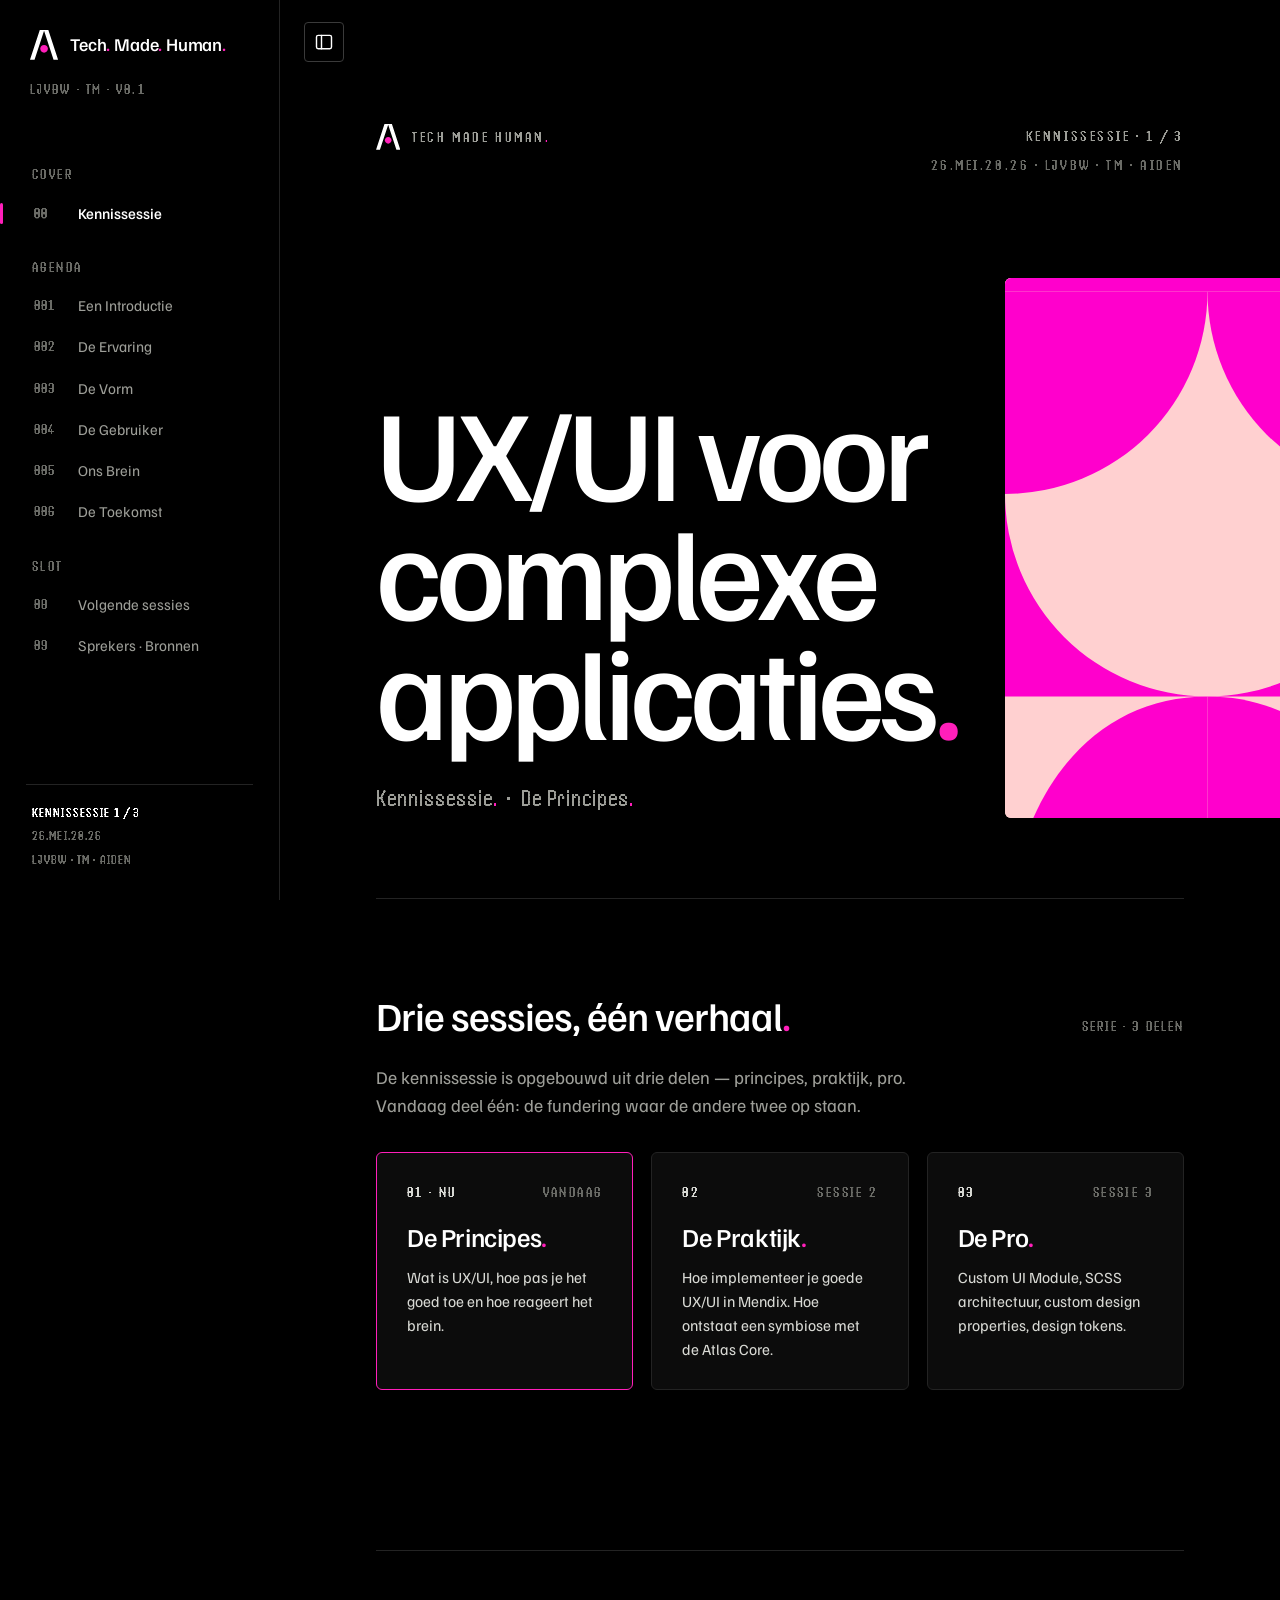
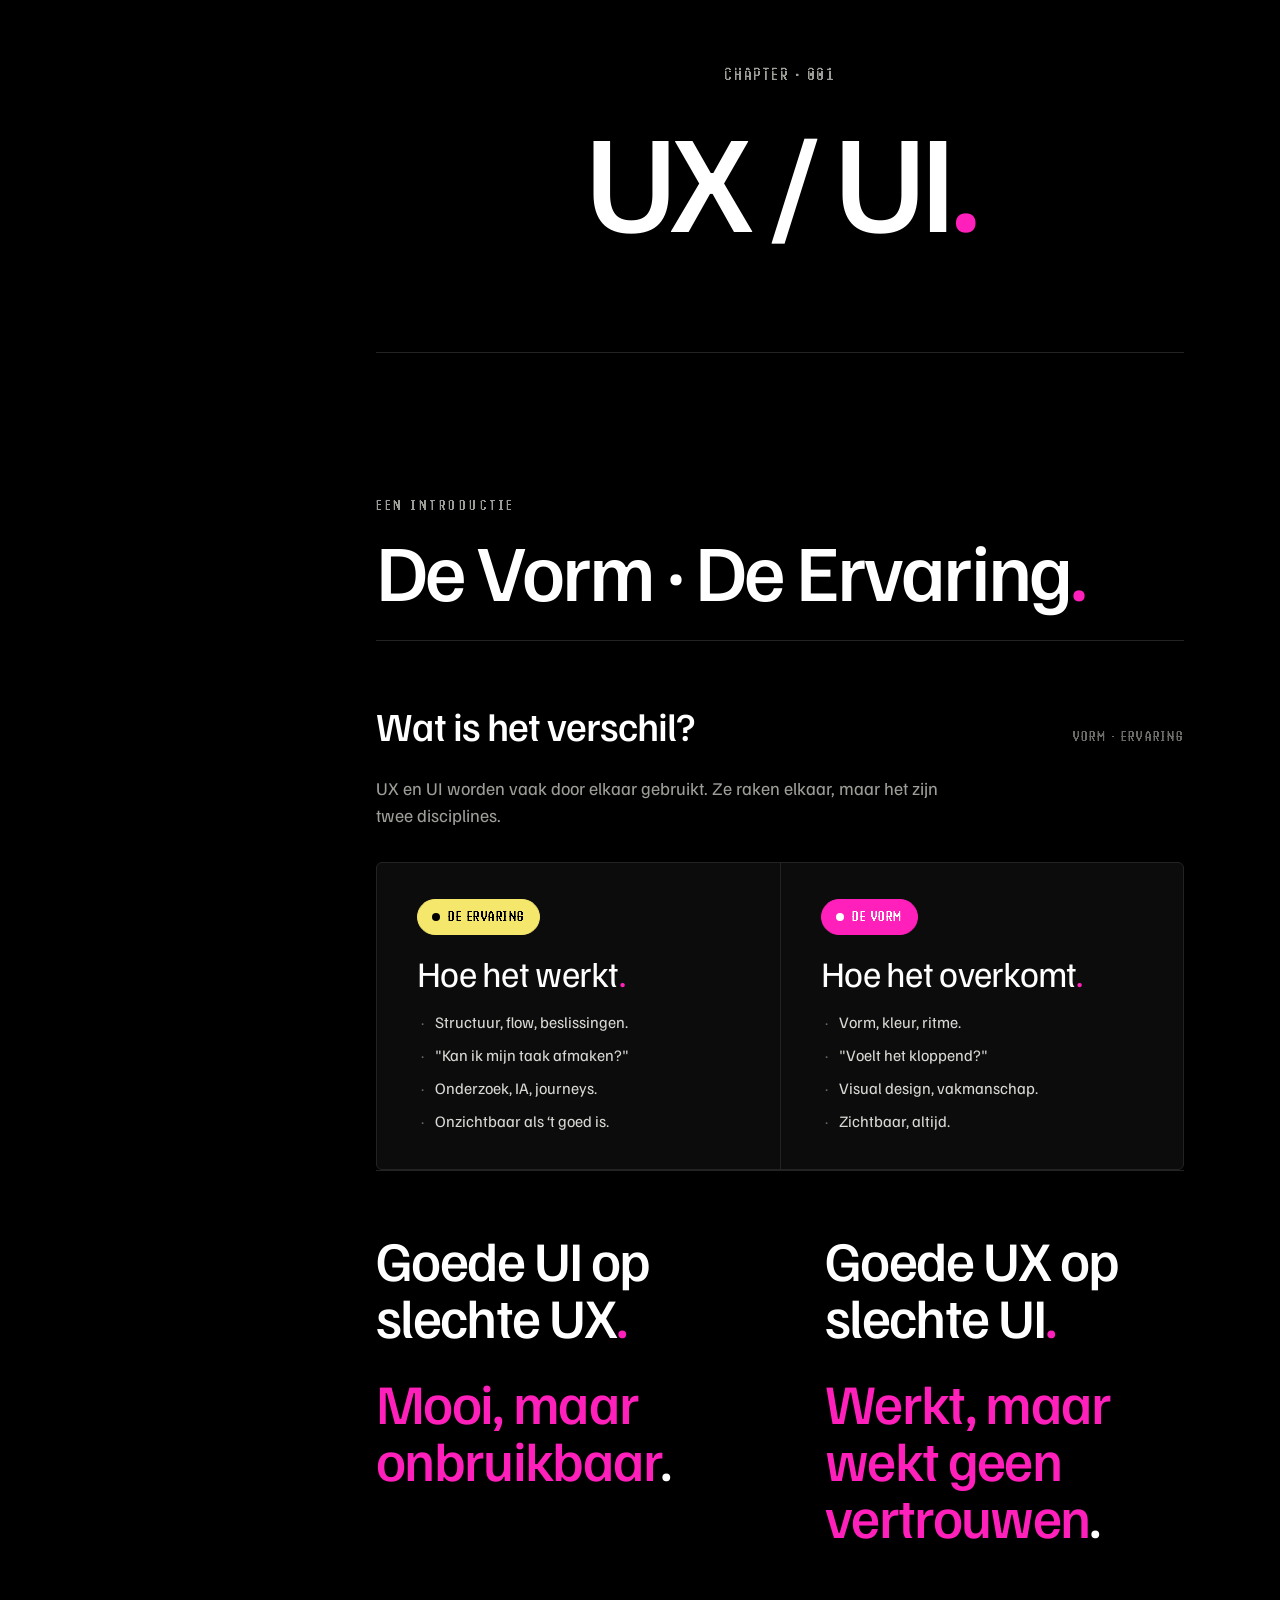
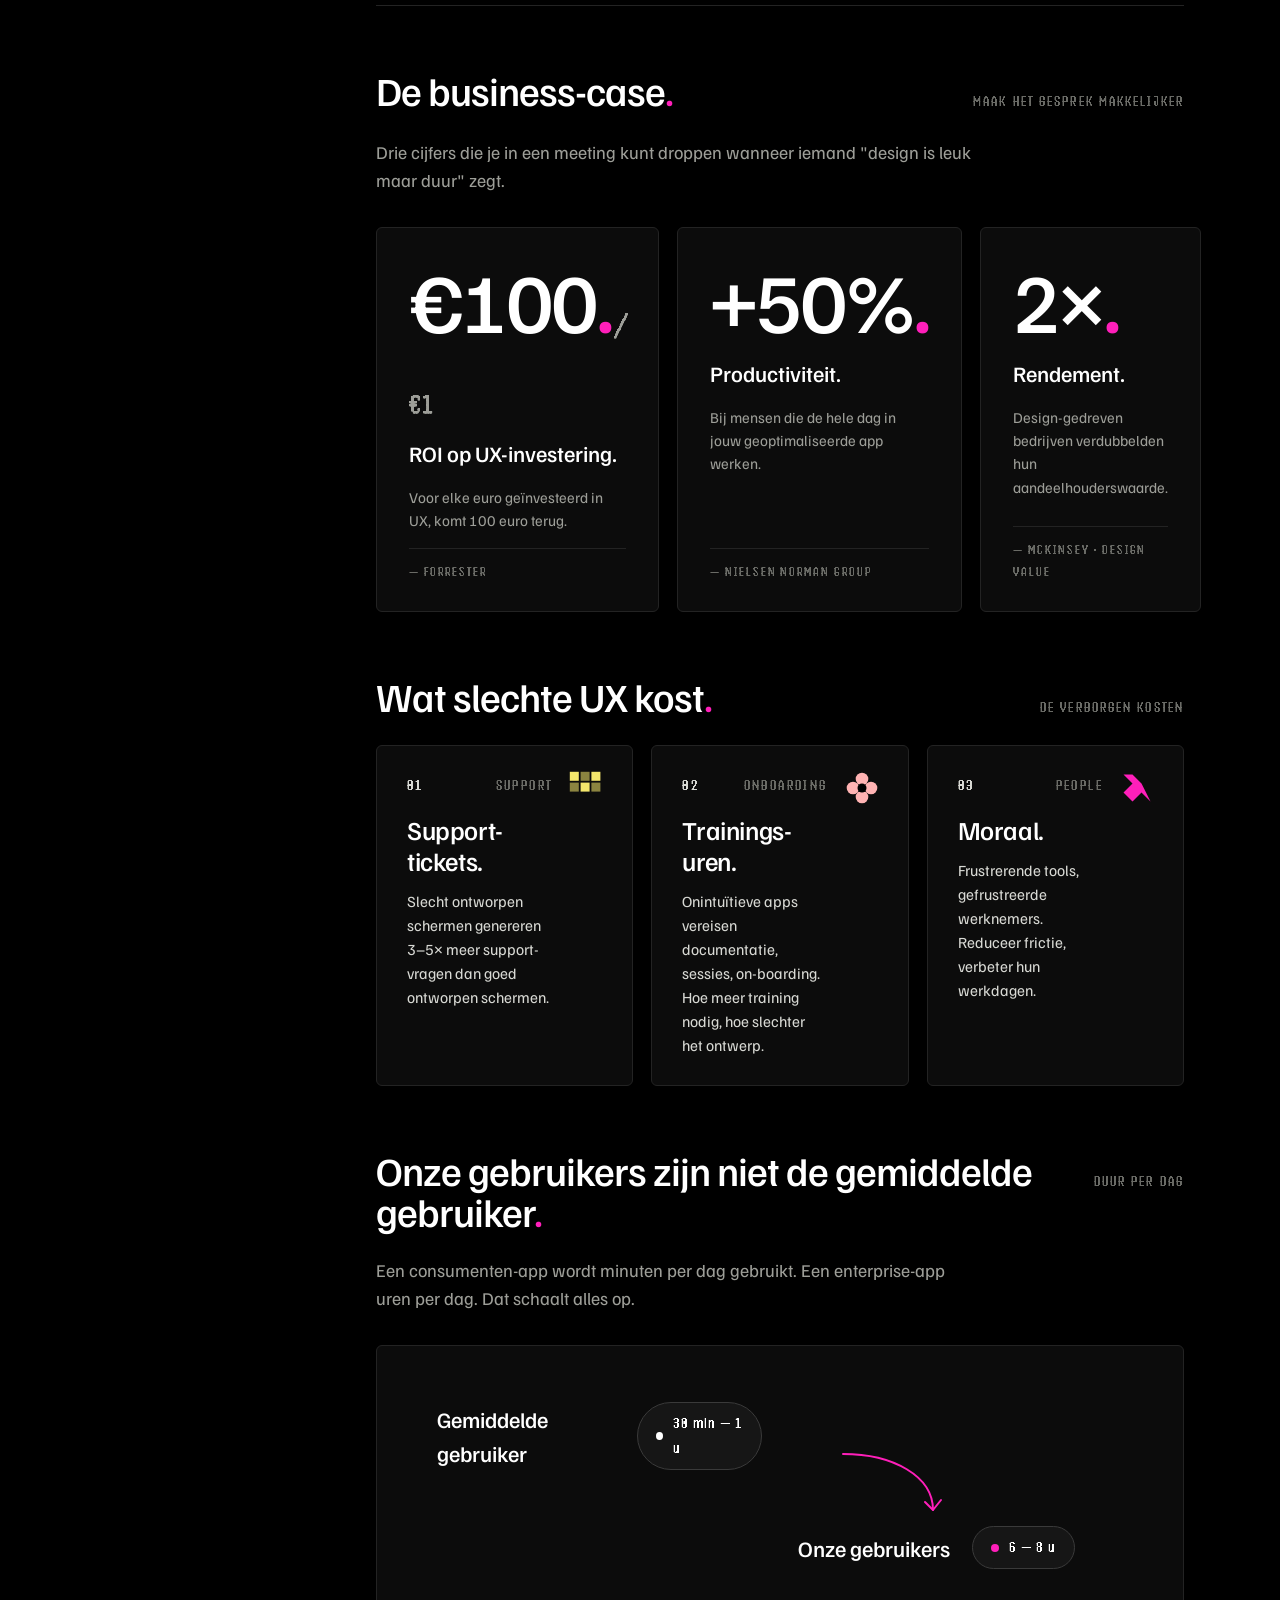
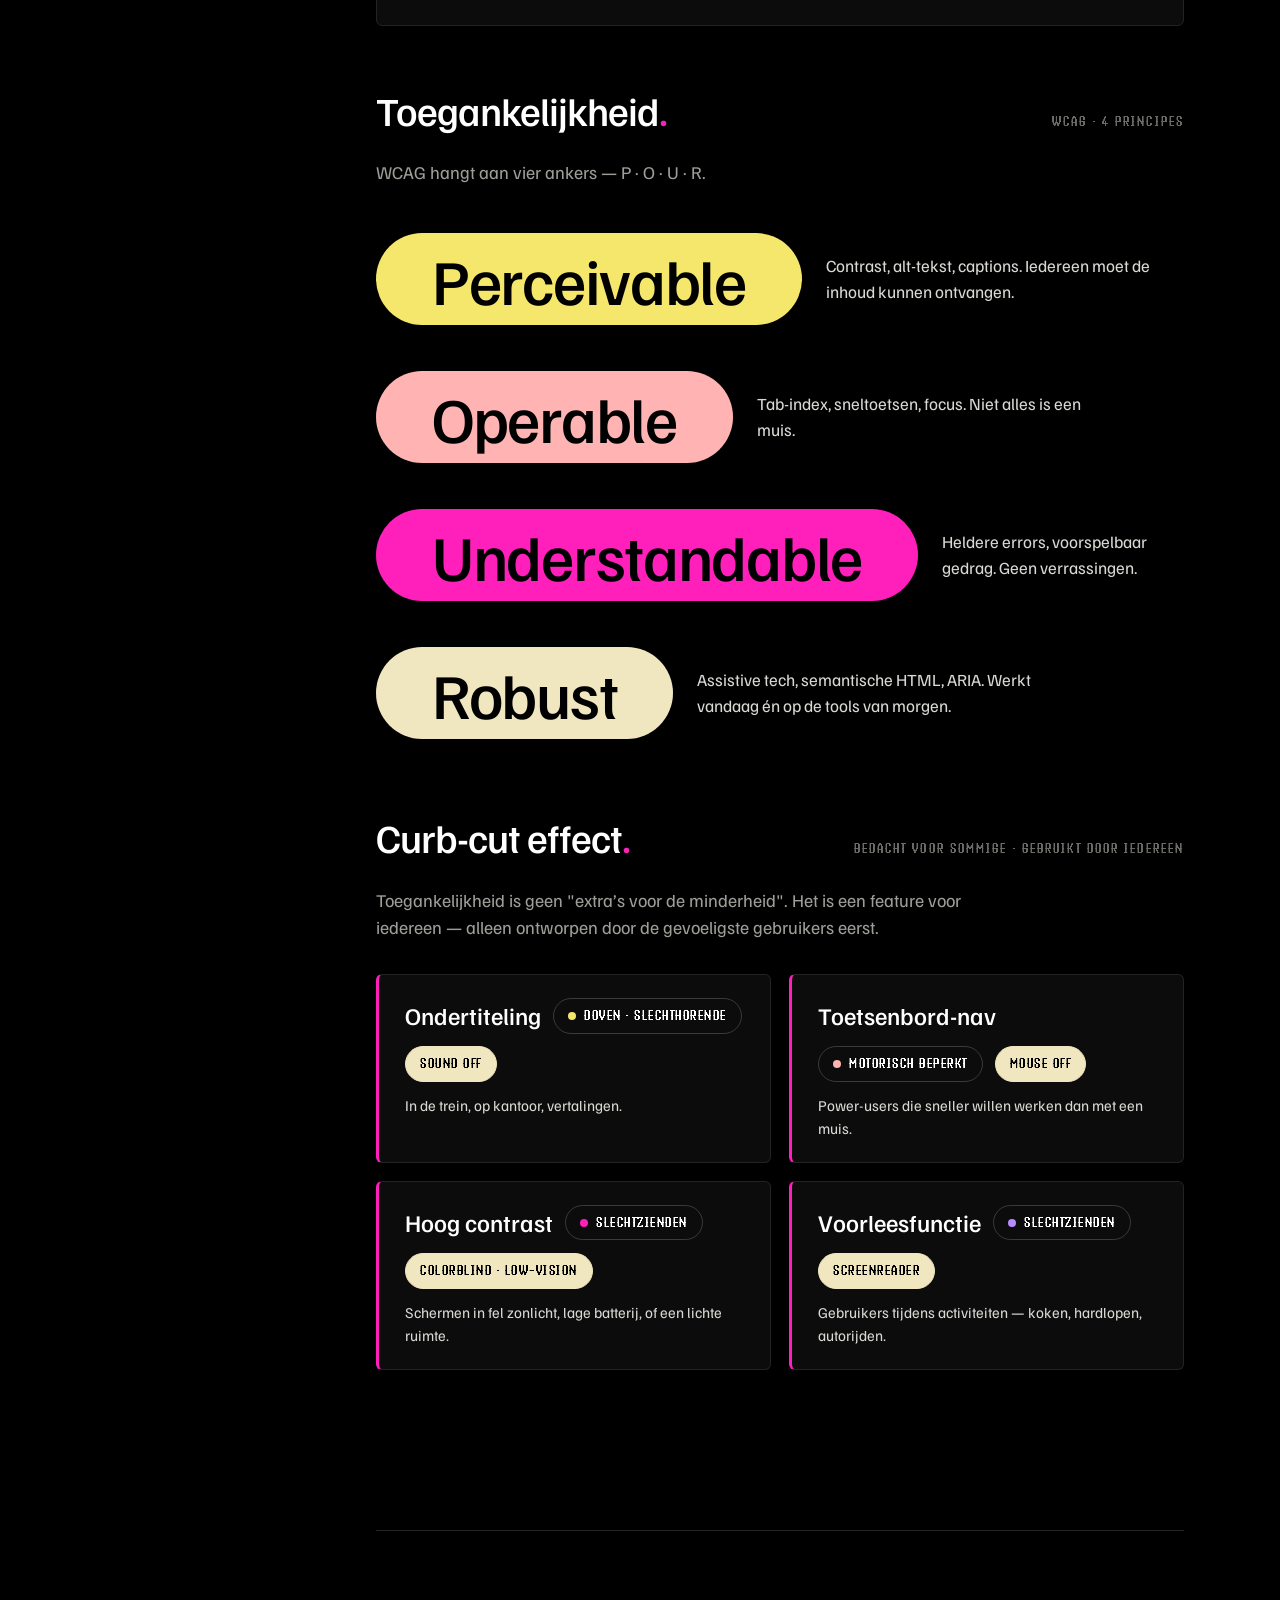
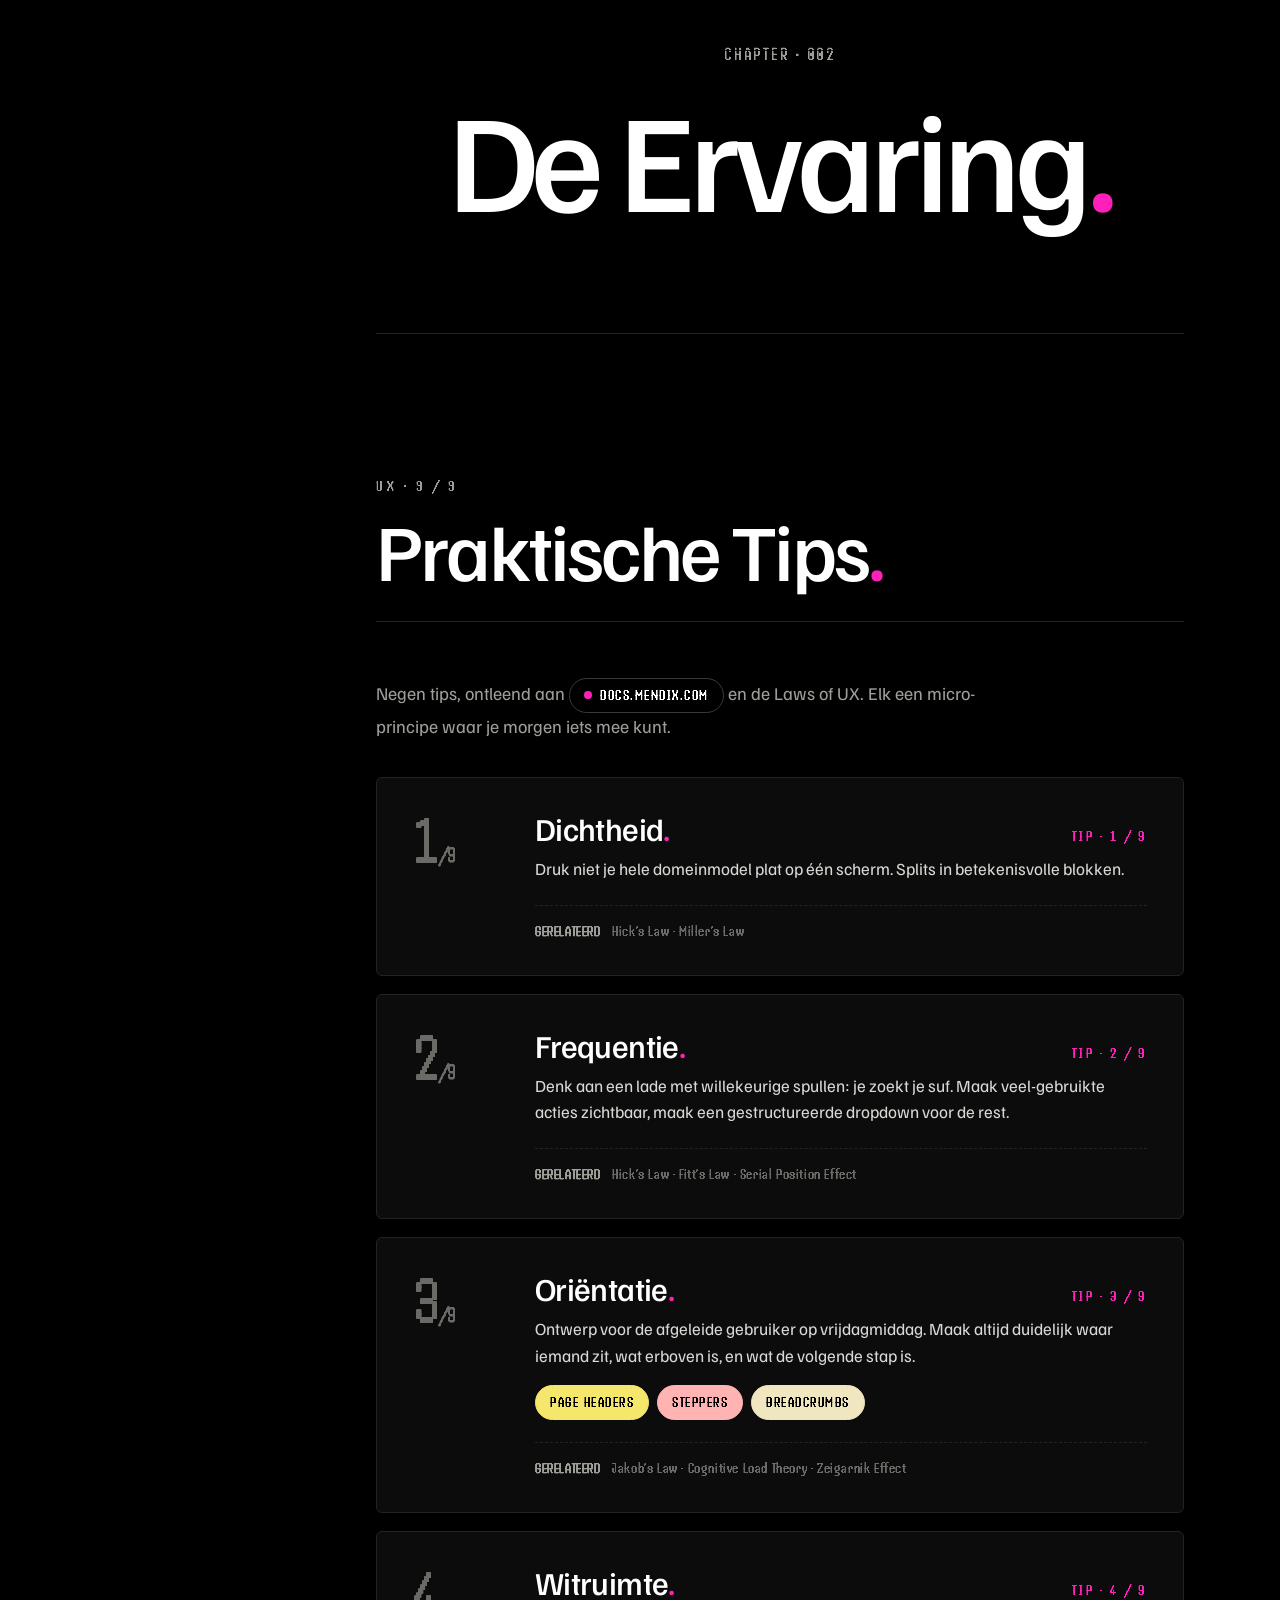
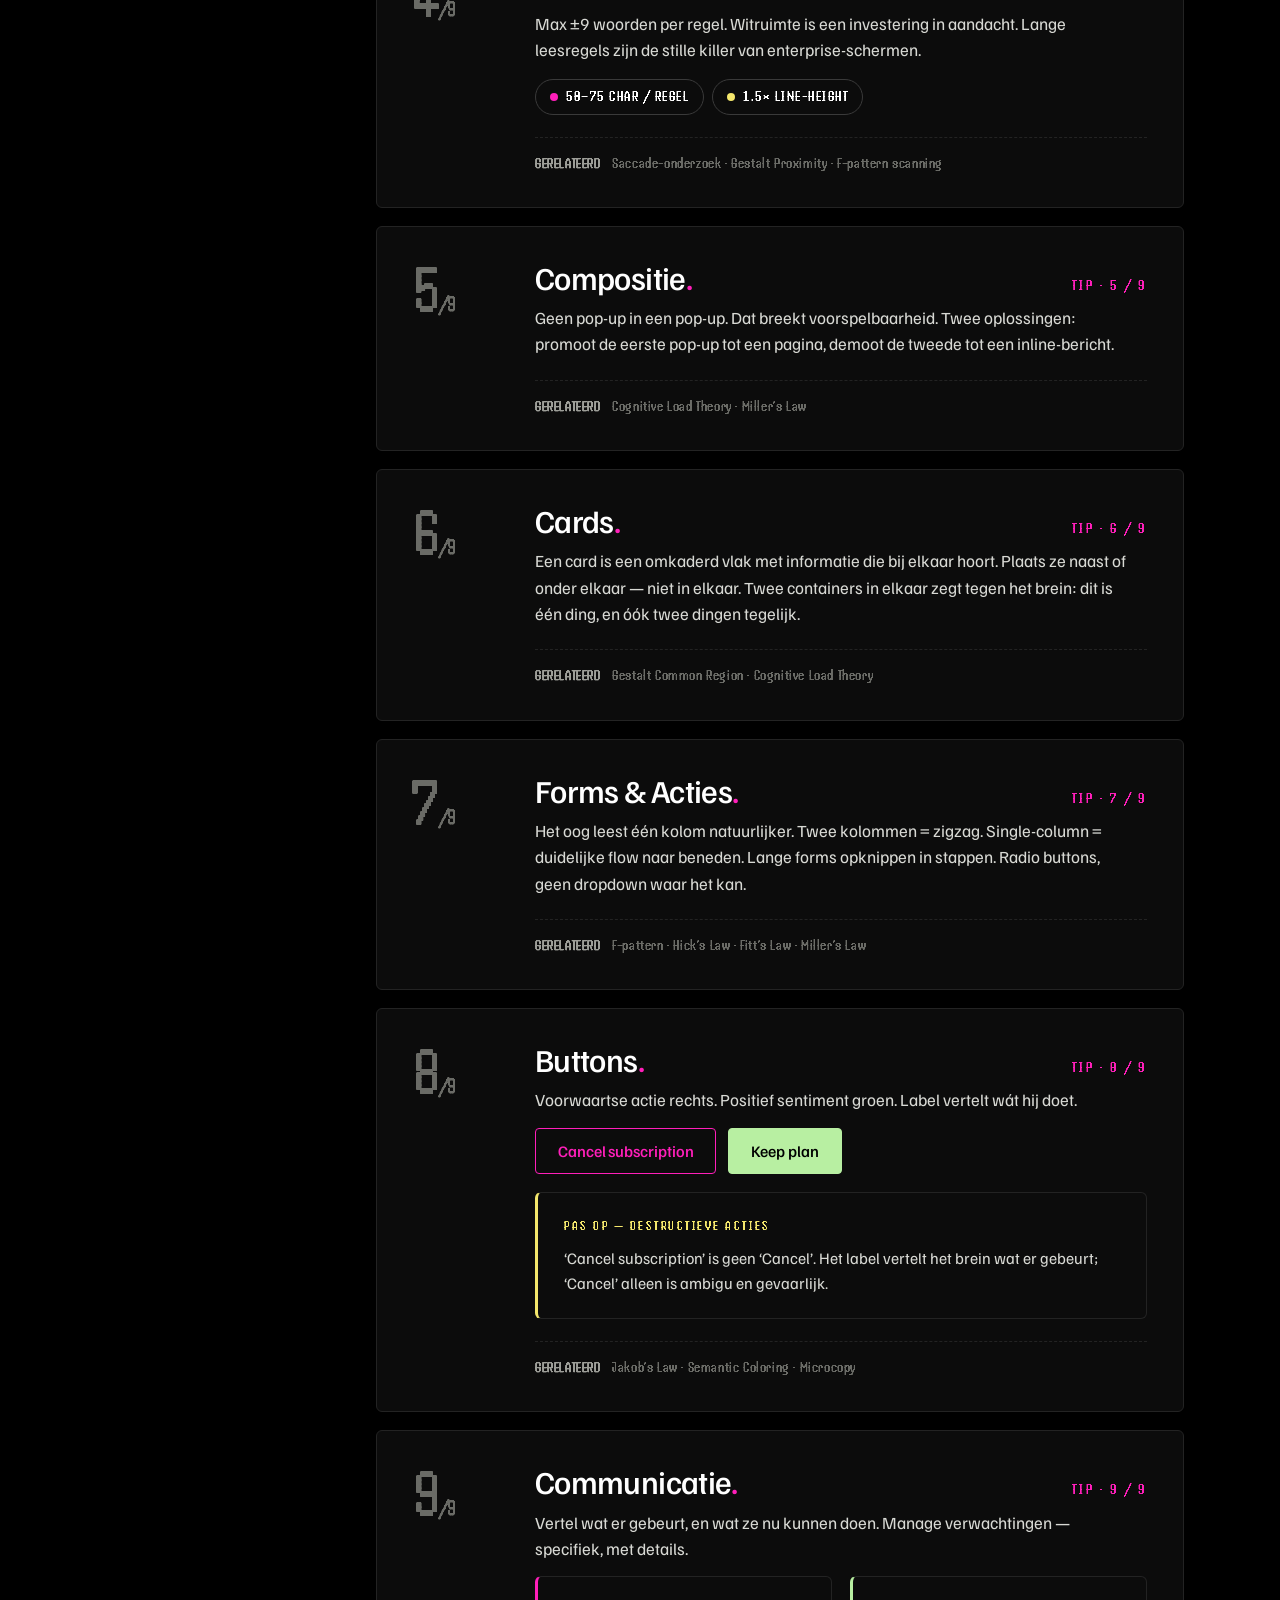
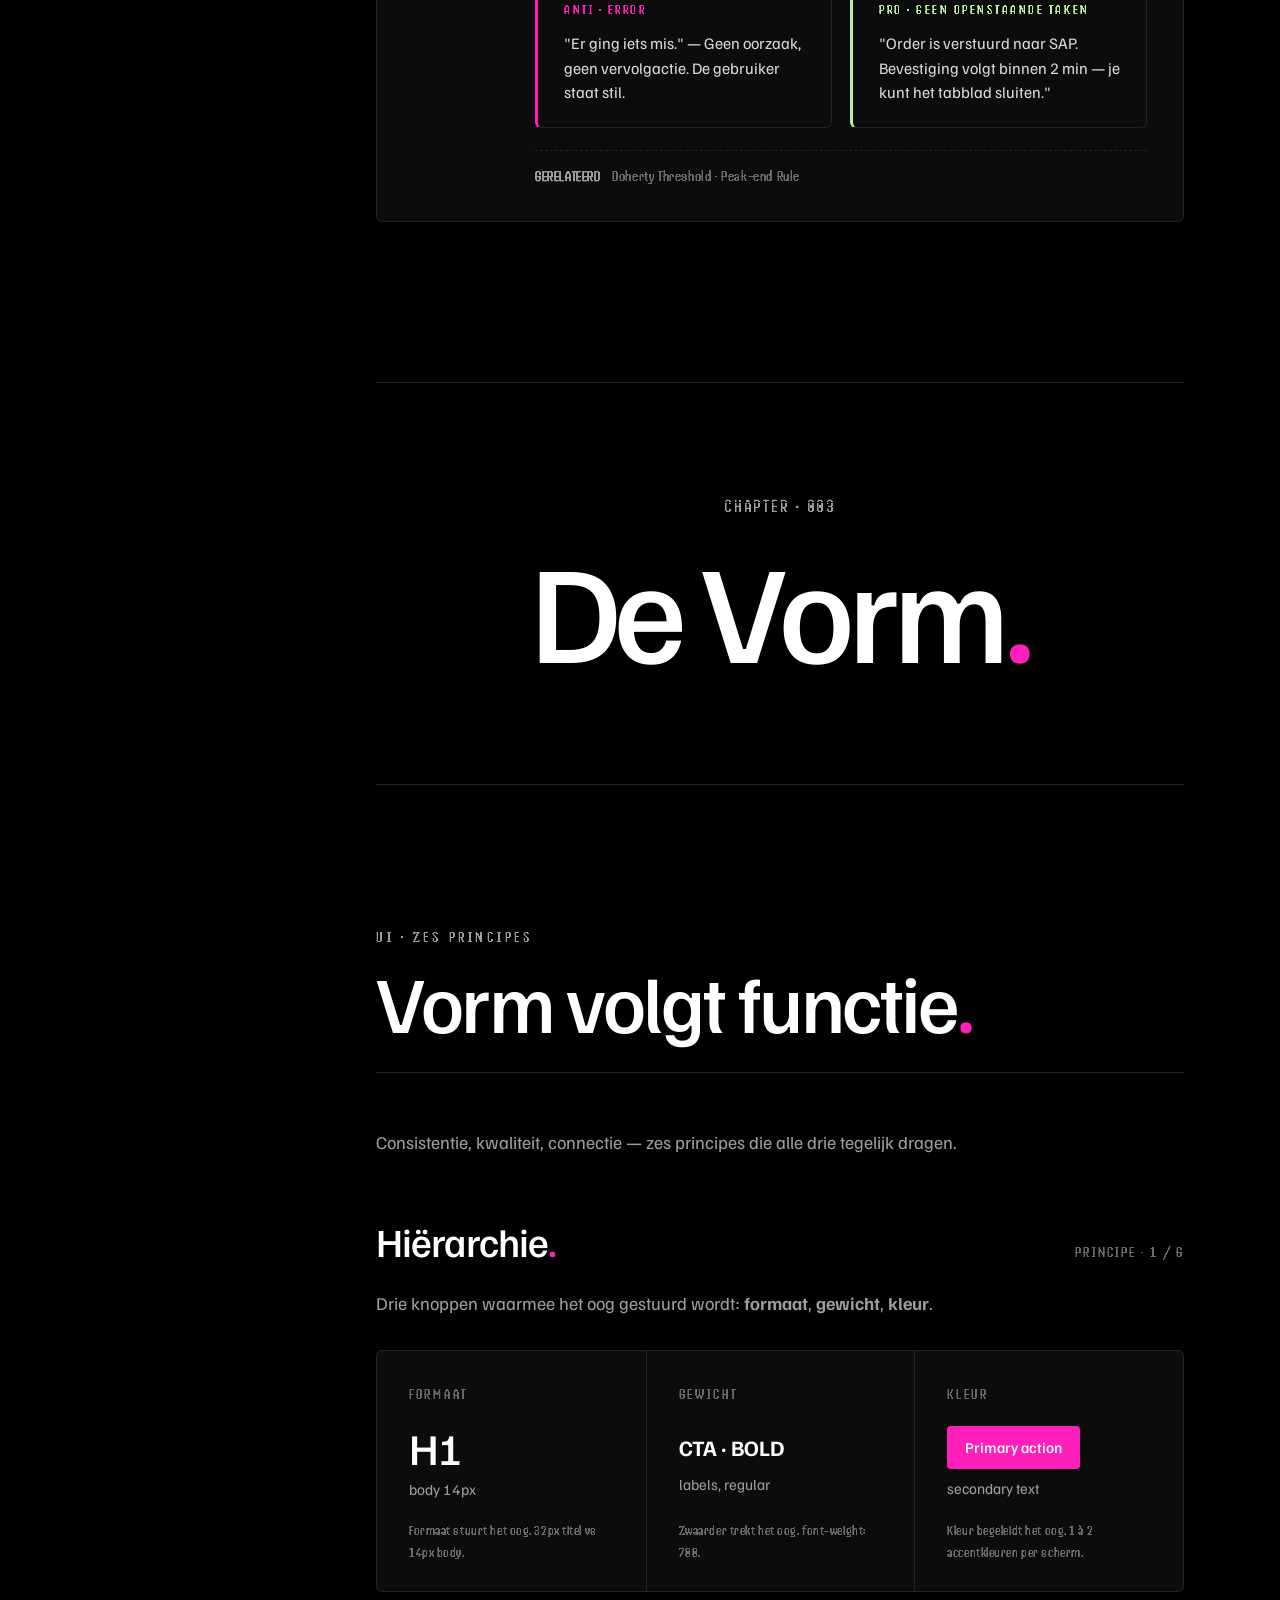
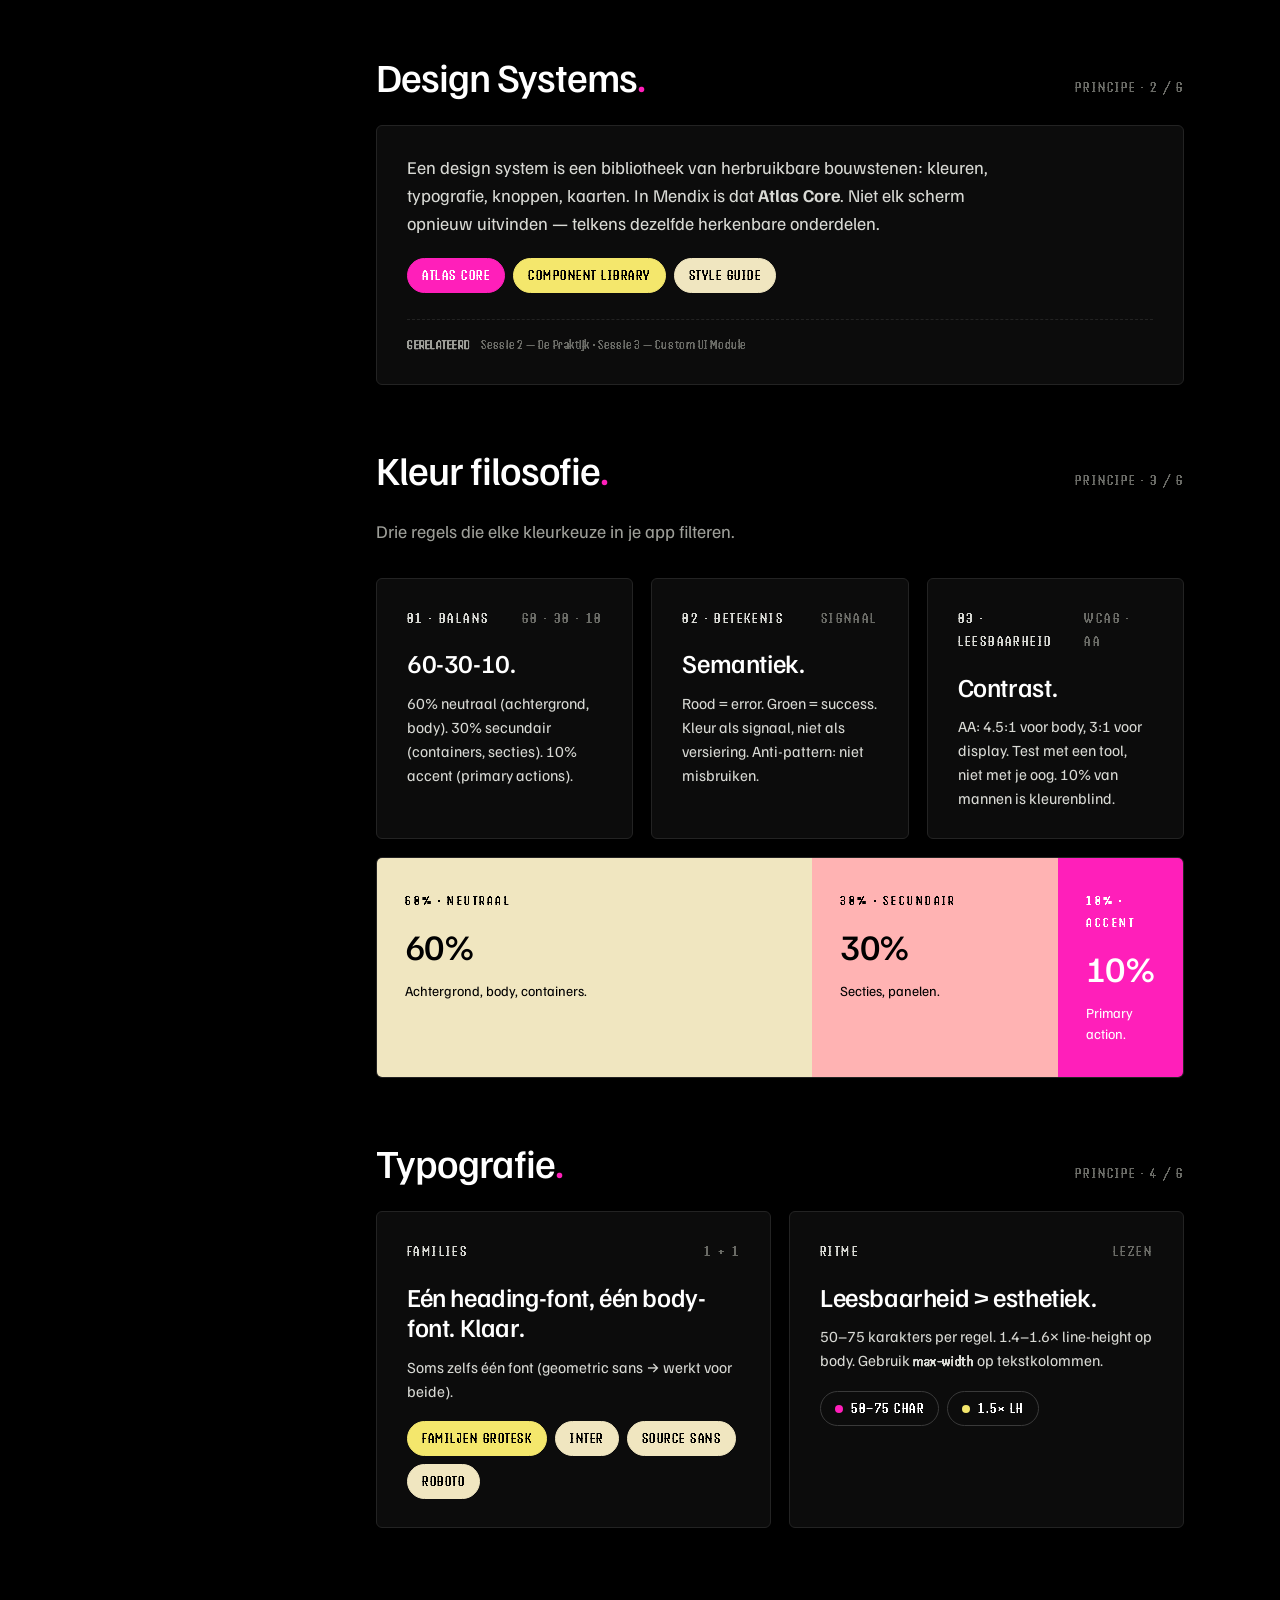
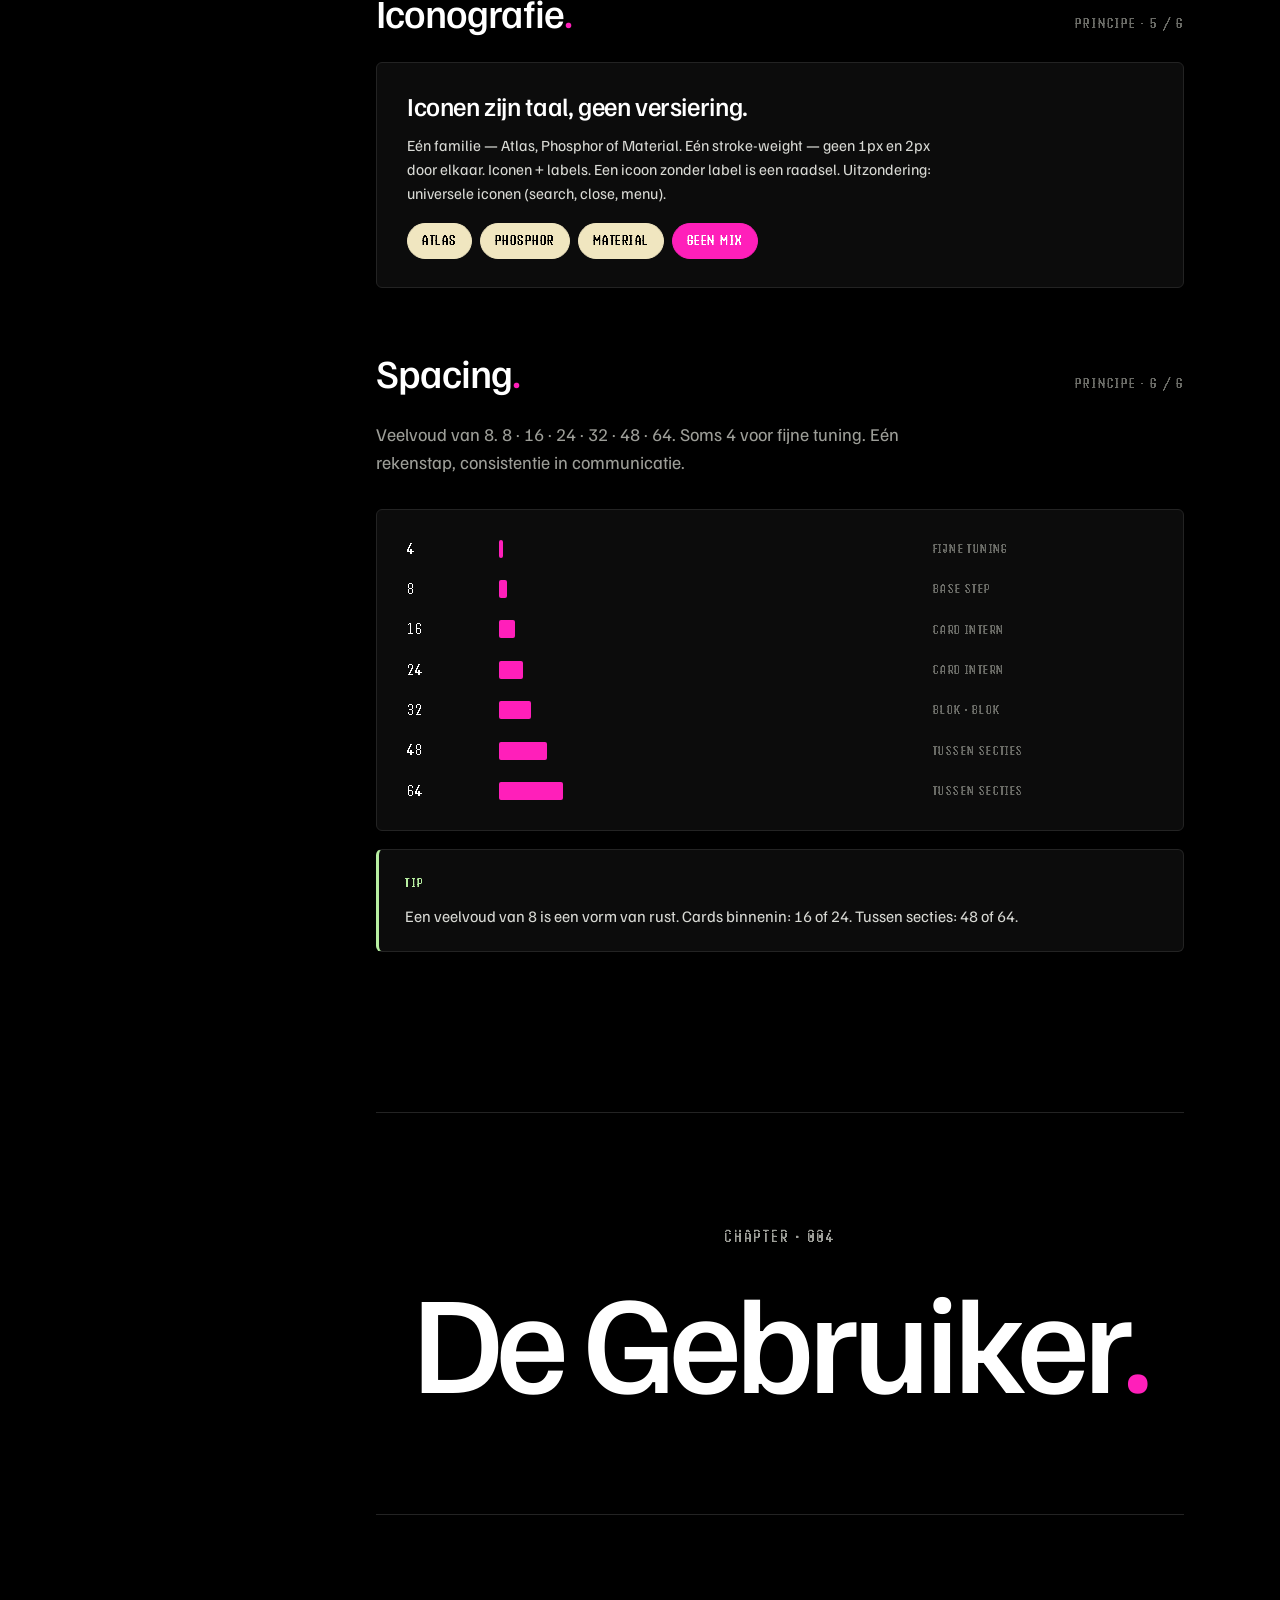
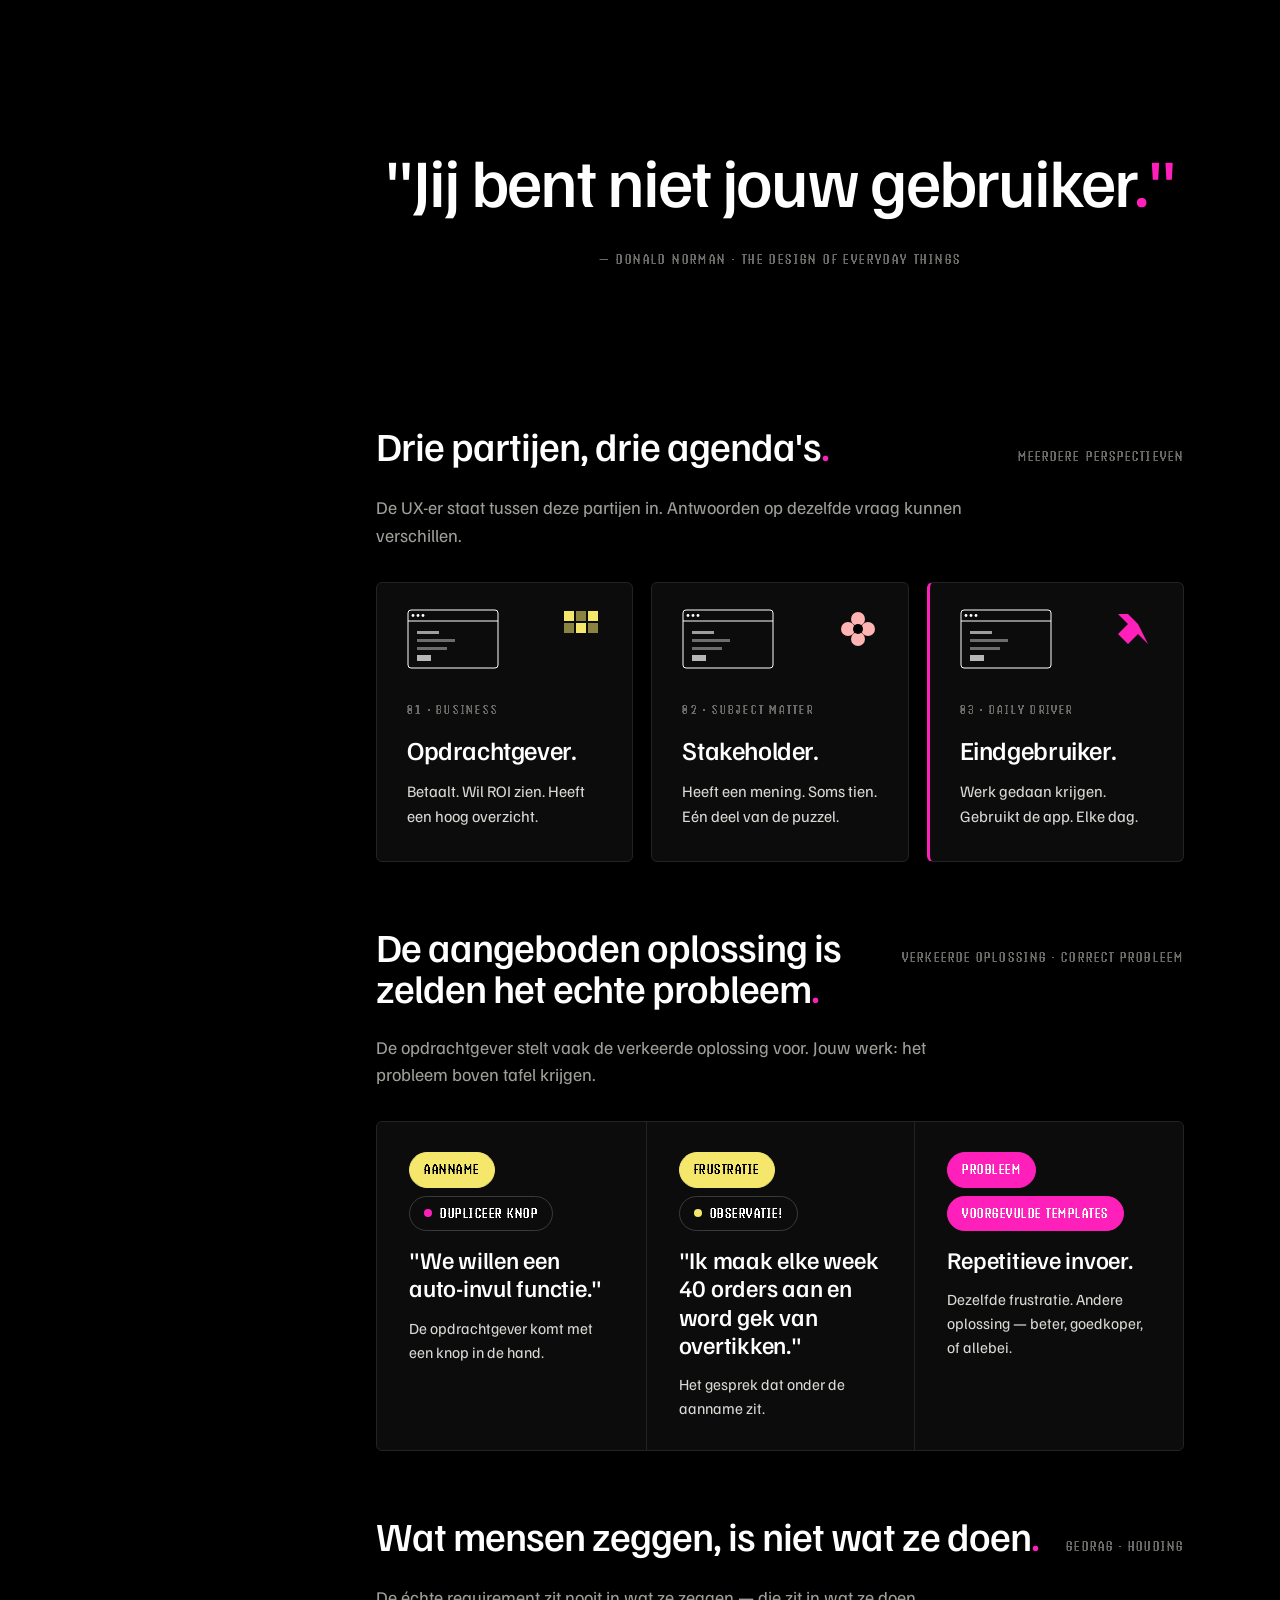
<file: uxui-principes/index.html>
<!doctype html>
<html lang="nl">
<head>
<meta charset="utf-8" />
<meta name="viewport" content="width=device-width, initial-scale=1" />
<title>UX/UI voor complexe applicaties — Kennissessie · Aiden</title>
<link rel="stylesheet" href="styles.css" />
</head>
<body>

<!-- =============================================================================
     Reusable inline SVG symbols — Bauhaus glyphs + a magenta hand-drawn arrow
     ============================================================================= -->
<svg width="0" height="0" style="position:absolute" aria-hidden="true">
  <defs>
    <!-- the Aiden A mark, with a magenta dot inside the triangle -->
    <symbol id="g-aiden" viewBox="0 0 60 64">
      <path d="M38.15 40.18c0-4.5-3.65-8.15-8.15-8.15s-8.15 3.65-8.15 8.15 3.65 8.15 8.15 8.15 8.15-3.65 8.15-8.15Z" fill="#ff1fba"/>
      <path d="M20.86 0 .14 63.18 0 63.61h9.68L30 1.64l20.25 61.74.07.23H60L39.14 0H20.86Z" fill="#ffffff"/>
    </symbol>

    <!-- 6-square tile (opdrachtgever) -->
    <symbol id="g-tiles" viewBox="0 0 40 40">
      <rect x="2"  y="2"  width="10" height="10" fill="currentColor"/>
      <rect x="14" y="2"  width="10" height="10" fill="currentColor" opacity=".55"/>
      <rect x="26" y="2"  width="10" height="10" fill="currentColor"/>
      <rect x="2"  y="14" width="10" height="10" fill="currentColor" opacity=".55"/>
      <rect x="14" y="14" width="10" height="10" fill="currentColor"/>
      <rect x="26" y="14" width="10" height="10" fill="currentColor" opacity=".55"/>
    </symbol>

    <!-- 4-petal flower of circles (stakeholder) -->
    <symbol id="g-flower" viewBox="0 0 40 40">
      <circle cx="20" cy="10" r="7" fill="currentColor"/>
      <circle cx="30" cy="20" r="7" fill="currentColor"/>
      <circle cx="20" cy="30" r="7" fill="currentColor"/>
      <circle cx="10" cy="20" r="7" fill="currentColor"/>
      <circle cx="20" cy="20" r="5" fill="#000"/>
    </symbol>

    <!-- X / cross (eindgebruiker) -->
    <symbol id="g-cross" viewBox="0 0 40 40">
      <path d="M5 5 L15 15 L5 25 L15 35 L25 25 L35 35 L25 15 L35 5 L25 15 L15 5 Z" fill="currentColor"/>
    </symbol>

    <!-- 3-dot scatter (proximity) -->
    <symbol id="g-prox" viewBox="0 0 60 30">
      <circle cx="8"  cy="15" r="4" fill="currentColor"/>
      <circle cx="20" cy="15" r="4" fill="currentColor"/>
      <circle cx="32" cy="15" r="4" fill="currentColor"/>
      <circle cx="52" cy="15" r="4" fill="currentColor" opacity=".4"/>
    </symbol>

    <!-- 6-shape similarity -->
    <symbol id="g-sim" viewBox="0 0 60 30">
      <circle cx="6"  cy="15" r="4" fill="currentColor"/>
      <rect   x="14" y="11" width="8" height="8" fill="currentColor"/>
      <circle cx="30" cy="15" r="4" fill="currentColor"/>
      <rect   x="38" y="11" width="8" height="8" fill="currentColor"/>
      <circle cx="54" cy="15" r="4" fill="currentColor"/>
    </symbol>

    <!-- common region (grouped boxes) -->
    <symbol id="g-region" viewBox="0 0 60 30">
      <rect x="2"  y="6"  width="22" height="18" fill="none" stroke="currentColor" stroke-width="1.5" rx="3"/>
      <rect x="32" y="6"  width="22" height="18" fill="none" stroke="currentColor" stroke-width="1.5" rx="3"/>
      <circle cx="9"  cy="15" r="3" fill="currentColor"/>
      <circle cx="17" cy="15" r="3" fill="currentColor"/>
      <circle cx="39" cy="15" r="3" fill="currentColor"/>
      <circle cx="47" cy="15" r="3" fill="currentColor"/>
    </symbol>

    <!-- closure (open shapes) -->
    <symbol id="g-closure" viewBox="0 0 60 30">
      <path d="M8 4 A11 11 0 1 1 8 26"  fill="none" stroke="currentColor" stroke-width="2"/>
      <path d="M28 4 L40 4 M40 4 L40 26 M40 26 L28 26" fill="none" stroke="currentColor" stroke-width="2"/>
      <path d="M48 4 L56 15 L48 26" fill="none" stroke="currentColor" stroke-width="2"/>
    </symbol>

    <!-- sparkle / star -->
    <symbol id="g-star" viewBox="0 0 40 40">
      <path d="M20 4 L23 17 L36 20 L23 23 L20 36 L17 23 L4 20 L17 17 Z" fill="currentColor"/>
    </symbol>

    <!-- hand-drawn magenta arrow, curving down -->
    <symbol id="g-arrow" viewBox="0 0 120 80">
      <path d="M10 8 C 60 8, 100 30, 100 64" fill="none" stroke="#ff1fba" stroke-width="2" stroke-linecap="round"/>
      <path d="M92 56 L100 64 L108 54" fill="none" stroke="#ff1fba" stroke-width="2" stroke-linecap="round" stroke-linejoin="round"/>
    </symbol>

    <!-- mini window frame (used in role cards) -->
    <symbol id="g-window" viewBox="0 0 92 60">
      <rect x="1" y="1" width="90" height="58" rx="3" fill="none" stroke="currentColor" stroke-width="1"/>
      <line x1="1" y1="12" x2="91" y2="12" stroke="currentColor" stroke-width="1"/>
      <circle cx="6" cy="6.5" r="1.4" fill="currentColor"/>
      <circle cx="11" cy="6.5" r="1.4" fill="currentColor"/>
      <circle cx="16" cy="6.5" r="1.4" fill="currentColor"/>
      <rect x="10" y="22" width="22" height="3" fill="currentColor" opacity=".6"/>
      <rect x="10" y="30" width="38" height="3" fill="currentColor" opacity=".4"/>
      <rect x="10" y="38" width="30" height="3" fill="currentColor" opacity=".4"/>
      <rect x="10" y="46" width="14" height="6" fill="currentColor" opacity=".7"/>
    </symbol>
  </defs>
</svg>


<div class="shell">

<!-- ============================== LEFT RAIL ============================== -->
<nav class="rail" aria-label="Inhoudsopgave">
  <div class="rail-brand">
    <div class="lockup">
      <svg class="mark" aria-hidden="true" viewBox="0 0 60 64"><use href="#g-aiden"/></svg>
      <span class="tag">Tech<span class="dot">.</span> Made<span class="dot">.</span> Human<span class="dot">.</span></span>
    </div>
    <div class="meta">LJVBW · TM · v0.1</div>
  </div>

  <div class="rail-section">Cover</div>
  <a class="rail-item" href="#cover"><span class="ix">00</span><span>Kennissessie</span></a>

  <div class="rail-section">Agenda</div>
  <a class="rail-item" href="#ch1"><span class="ix">001</span><span>Een Introductie</span></a>
  <a class="rail-item" href="#ch2"><span class="ix">002</span><span>De Ervaring</span></a>
  <a class="rail-item" href="#ch3"><span class="ix">003</span><span>De Vorm</span></a>
  <a class="rail-item" href="#ch4"><span class="ix">004</span><span>De Gebruiker</span></a>
  <a class="rail-item" href="#ch5"><span class="ix">005</span><span>Ons Brein</span></a>
  <a class="rail-item" href="#ch6"><span class="ix">006</span><span>De Toekomst</span></a>

  <div class="rail-section">Slot</div>
  <a class="rail-item" href="#next"><span class="ix">08</span><span>Volgende sessies</span></a>
  <a class="rail-item" href="#contact"><span class="ix">09</span><span>Sprekers · Bronnen</span></a>

  <div class="rail-foot">
    <div class="name">Kennissessie 1 / 3</div>
    <div>26.MEI.20.26</div>
    <div>LJVBW · TM · AIDEN</div>
  </div>
</nav>

<!-- ============================== MAIN =================================== -->
<main>

<!-- ============================== COVER ================================== -->
<section id="cover" class="cover" data-screen-label="00 Cover">
  <div class="topline">
    <div class="left">
      <svg class="mark" aria-hidden="true" viewBox="0 0 60 64"><use href="#g-aiden"/></svg>
      <span>Tech Made Human<span class="dot">.</span></span>
    </div>
    <div class="right">
      <span>Kennissessie · 1 / 3</span>
      <span class="ln2">26.MEI.20.26 · LJVBW · TM · AIDEN</span>
    </div>
  </div>

  <div class="cover-grid">
    <div>
      <h1>
        <span class="stack">UX/UI voor</span>
        <span class="stack">complexe</span>
        <span class="stack">applicaties<span class="dot">.</span></span>
      </h1>
      <div class="sub">Kennissessie<span class="dot">.</span> &nbsp;·&nbsp; De Principes<span class="dot">.</span></div>
    </div>

    <!-- Bauhaus geometric column — recreated from the deck cover -->
    <div class="bauhaus" aria-hidden="true">
      <svg viewBox="0 0 300 900" preserveAspectRatio="xMidYMid slice" width="100%" height="100%" style="display:block">
        <!-- pink field -->
        <rect width="300" height="900" fill="#ffd0d0"/>

        <!-- Motif A — large dome at top (half ellipse, curve up) -->
        <path d="M -10 260 A 170 260 0 0 1 310 260 Z" fill="#ff00cc"/>

        <!-- Motif B — X-cross of four corner quarter circles + small downward wedge -->
        <!-- top-left quarter (centre at 0,260) -->
        <path d="M 0 260 L 150 260 A 150 150 0 0 1 0 410 Z" fill="#ff00cc"/>
        <!-- top-right quarter -->
        <path d="M 300 260 L 150 260 A 150 150 0 0 0 300 410 Z" fill="#ff00cc"/>
        <!-- bottom-left quarter (centre at 0, 560) -->
        <path d="M 0 560 L 0 410 A 150 150 0 0 0 150 560 Z" fill="#ff00cc"/>
        <!-- bottom-right quarter -->
        <path d="M 300 560 L 300 410 A 150 150 0 0 1 150 560 Z" fill="#ff00cc"/>
        <!-- Motif C — tulip / two petals meeting in the centre -->
        <!-- left petal: point at top, wide rounded bottom -->
        <path d="M 150 560
                 C 60 560, 0 640, 0 760
                 C 0 870, 80 900, 150 900 Z" fill="#ff00cc"/>
        <!-- right petal mirror -->
        <path d="M 150 560
                 C 240 560, 300 640, 300 760
                 C 300 870, 220 900, 150 900 Z" fill="#ff00cc"/>
      </svg>
    </div>
  </div>
</section>


<!-- ============================== INTRO / DRIE SESSIES ==================== -->
<section class="block" id="three">
  <div class="block-head">
    <div class="left"><h3>Drie sessies, één verhaal<span class="dot">.</span></h3></div>
    <div class="right">SERIE · 3 DELEN</div>
  </div>
  <p class="block-lede">De kennissessie is opgebouwd uit drie delen — principes, praktijk, pro. Vandaag deel één: de fundering waar de andere twee op staan.</p>

  <div class="grid cols-3">
    <div class="card accent">
      <div class="tag-row"><span class="lhs">01 · NU</span><span>Vandaag</span></div>
      <h4>De Principes<span class="dot">.</span></h4>
      <p class="body-copy">Wat is UX/UI, hoe pas je het goed toe en hoe reageert het brein.</p>
    </div>
    <div class="card">
      <div class="tag-row"><span class="lhs">02</span><span>Sessie 2</span></div>
      <h4>De Praktijk<span class="dot">.</span></h4>
      <p class="body-copy">Hoe implementeer je goede UX/UI in Mendix. Hoe ontstaat een symbiose met de Atlas Core.</p>
    </div>
    <div class="card">
      <div class="tag-row"><span class="lhs">03</span><span>Sessie 3</span></div>
      <h4>De Pro<span class="dot">.</span></h4>
      <p class="body-copy">Custom UI Module, SCSS architectuur, custom design properties, design tokens.</p>
    </div>
  </div>
</section>


<!-- ============================== CHAPTER DIVIDER — UX/UI ================== -->
<div class="divider">
  <span class="eyebrow">CHAPTER · 001</span>
  <h2>UX / UI<span class="dot">.</span></h2>
</div>


<!-- ============================== CH 1 — INTRODUCTIE ====================== -->
<section class="chapter" id="ch1" data-screen-label="01 Een Introductie">
  <div class="chap-head">
    <div class="chap-title">
      <span class="eyebrow">Een Introductie</span>
      <h2>De Vorm · De Ervaring<span class="dot">.</span></h2>
    </div>
  </div>

  <!-- Vorm / Ervaring split -->
  <div class="block" id="vorm-ervaring">
    <div class="block-head">
      <div class="left"><h3>Wat is het verschil?</h3></div>
      <div class="right">VORM · ERVARING</div>
    </div>
    <p class="block-lede">UX en UI worden vaak door elkaar gebruikt. Ze raken elkaar, maar het zijn twee disciplines.</p>

    <div class="compare">
      <div class="col">
        <div class="lab-row">
          <span class="chip yellow"><span class="d"></span>DE ERVARING</span>
        </div>
        <div class="lead">Hoe het werkt<span class="dot">.</span></div>
        <ul>
          <li>Structuur, flow, beslissingen.</li>
          <li>"Kan ik mijn taak afmaken?"</li>
          <li>Onderzoek, IA, journeys.</li>
          <li>Onzichtbaar als ‘t goed is.</li>
        </ul>
      </div>
      <div class="col">
        <div class="lab-row">
          <span class="chip magenta"><span class="d"></span>DE VORM</span>
        </div>
        <div class="lead">Hoe het overkomt<span class="dot">.</span></div>
        <ul>
          <li>Vorm, kleur, ritme.</li>
          <li>"Voelt het kloppend?"</li>
          <li>Visual design, vakmanschap.</li>
          <li>Zichtbaar, altijd.</li>
        </ul>
      </div>
    </div>

    <div class="two-up-headline">
      <div class="h-pair">
        <div class="a">Goede UI op<br/>slechte UX<span class="dot">.</span></div>
        <div class="b">Mooi, maar<br/>onbruikbaar<span class="dot" style="color:#fff">.</span></div>
      </div>
      <div class="h-pair">
        <div class="a">Goede UX op<br/>slechte UI<span class="dot">.</span></div>
        <div class="b">Werkt, maar<br/>wekt geen<br/>vertrouwen<span class="dot" style="color:#fff">.</span></div>
      </div>
    </div>
  </div>

  <!-- Business case -->
  <div class="block" id="business-case">
    <div class="block-head">
      <div class="left"><h3>De business-case<span class="dot">.</span></h3></div>
      <div class="right">MAAK HET GESPREK MAKKELIJKER</div>
    </div>
    <p class="block-lede">Drie cijfers die je in een meeting kunt droppen wanneer iemand "design is leuk maar duur" zegt.</p>

    <div class="grid cols-3">
      <div class="stat">
        <div class="num-big">€100<span class="dot">.</span><span class="small">/ €1</span></div>
        <div class="lab">ROI op UX-investering.</div>
        <p class="body-copy">Voor elke euro geïnvesteerd in UX, komt 100 euro terug.</p>
        <div class="src">— FORRESTER</div>
      </div>
      <div class="stat">
        <div class="num-big">+50%<span class="dot">.</span></div>
        <div class="lab">Productiviteit.</div>
        <p class="body-copy">Bij mensen die de hele dag in jouw geoptimaliseerde app werken.</p>
        <div class="src">— NIELSEN NORMAN GROUP</div>
      </div>
      <div class="stat">
        <div class="num-big">2×<span class="dot">.</span></div>
        <div class="lab">Rendement.</div>
        <p class="body-copy">Design-gedreven bedrijven verdubbelden hun aandeelhouderswaarde.</p>
        <div class="src">— MCKINSEY · DESIGN VALUE</div>
      </div>
    </div>
  </div>

  <!-- Hidden cost -->
  <div class="block" id="hidden-cost">
    <div class="block-head">
      <div class="left"><h3>Wat slechte UX kost<span class="dot">.</span></h3></div>
      <div class="right">DE VERBORGEN KOSTEN</div>
    </div>

    <div class="grid cols-3">
      <div class="card has-glyph">
        <div class="tag-row"><span class="lhs">01</span><span>SUPPORT</span></div>
        <svg class="glyph" style="color: var(--yellow)" viewBox="0 0 40 40"><use href="#g-tiles"/></svg>
        <h4>Support-tickets.</h4>
        <p class="body-copy">Slecht ontworpen schermen genereren 3–5× meer support-vragen dan goed ontworpen schermen.</p>
      </div>
      <div class="card has-glyph">
        <div class="tag-row"><span class="lhs">02</span><span>ONBOARDING</span></div>
        <svg class="glyph" style="color: var(--peach)" viewBox="0 0 40 40"><use href="#g-flower"/></svg>
        <h4>Trainings-uren.</h4>
        <p class="body-copy">Onintuïtieve apps vereisen documentatie, sessies, on-boarding. Hoe meer training nodig, hoe slechter het ontwerp.</p>
      </div>
      <div class="card has-glyph">
        <div class="tag-row"><span class="lhs">03</span><span>PEOPLE</span></div>
        <svg class="glyph" style="color: var(--magenta)" viewBox="0 0 40 40"><use href="#g-cross"/></svg>
        <h4>Moraal.</h4>
        <p class="body-copy">Frustrerende tools, gefrustreerde werknemers. Reduceer frictie, verbeter hun werkdagen.</p>
      </div>
    </div>
  </div>

  <!-- Gemiddelde gebruiker -->
  <div class="block" id="users-time">
    <div class="block-head">
      <div class="left"><h3>Onze gebruikers zijn niet de gemiddelde gebruiker<span class="dot">.</span></h3></div>
      <div class="right">DUUR PER DAG</div>
    </div>
    <p class="block-lede">Een consumenten-app wordt minuten per dag gebruikt. Een enterprise-app uren per dag. Dat schaalt alles op.</p>

    <div class="users-strip">
      <div class="user-row">
        <span class="lab">Gemiddelde gebruiker</span>
        <span class="pill"><span class="d"></span>30 min — 1 u</span>
      </div>
      <div></div>
      <div></div>
      <div class="user-row is-us">
        <span class="lab">Onze gebruikers</span>
        <span class="pill"><span class="d"></span>6 — 8 u</span>
      </div>

      <svg class="arrow-magenta" viewBox="0 0 120 80" width="120" height="80" style="right: 36%; top: 50%; transform: translate(50%, -50%)">
        <use href="#g-arrow"/>
      </svg>
    </div>
  </div>

  <!-- WCAG huge pills -->
  <div class="block" id="wcag">
    <div class="block-head">
      <div class="left"><h3>Toegankelijkheid<span class="dot">.</span></h3></div>
      <div class="right">WCAG · 4 PRINCIPES</div>
    </div>
    <p class="block-lede">WCAG hangt aan vier ankers — P · O · U · R.</p>

    <div style="display: flex; flex-direction: column; gap: 18px;">
      <div class="wcag-row">
        <span class="huge-pill yellow">Perceivable</span>
        <span class="blurb">Contrast, alt-tekst, captions. Iedereen moet de inhoud kunnen ontvangen.</span>
      </div>
      <div class="wcag-row">
        <span class="huge-pill peach">Operable</span>
        <span class="blurb">Tab-index, sneltoetsen, focus. Niet alles is een muis.</span>
      </div>
      <div class="wcag-row">
        <span class="huge-pill magenta">Understandable</span>
        <span class="blurb">Heldere errors, voorspelbaar gedrag. Geen verrassingen.</span>
      </div>
      <div class="wcag-row">
        <span class="huge-pill cream">Robust</span>
        <span class="blurb">Assistive tech, semantische HTML, ARIA. Werkt vandaag én op de tools van morgen.</span>
      </div>
    </div>
  </div>

  <!-- Curb cut -->
  <div class="block" id="curb-cut">
    <div class="block-head">
      <div class="left"><h3>Curb-cut effect<span class="dot">.</span></h3></div>
      <div class="right">BEDACHT VOOR SOMMIGE · GEBRUIKT DOOR IEDEREEN</div>
    </div>
    <p class="block-lede">Toegankelijkheid is geen "extra’s voor de minderheid". Het is een feature voor iedereen — alleen ontworpen door de gevoeligste gebruikers eerst.</p>

    <div class="curb">
      <div class="row">
        <div class="head">
          <span class="name">Ondertiteling</span>
          <span class="chip dot-yellow"><span class="d"></span>DOVEN · SLECHTHORENDE</span>
          <span class="chip cream">SOUND OFF</span>
        </div>
        <p>In de trein, op kantoor, vertalingen.</p>
      </div>
      <div class="row">
        <div class="head">
          <span class="name">Toetsenbord-nav</span>
          <span class="chip dot-peach"><span class="d"></span>MOTORISCH BEPERKT</span>
          <span class="chip cream">MOUSE OFF</span>
        </div>
        <p>Power-users die sneller willen werken dan met een muis.</p>
      </div>
      <div class="row">
        <div class="head">
          <span class="name">Hoog contrast</span>
          <span class="chip dot-magenta"><span class="d"></span>SLECHTZIENDEN</span>
          <span class="chip cream">COLORBLIND · LOW-VISION</span>
        </div>
        <p>Schermen in fel zonlicht, lage batterij, of een lichte ruimte.</p>
      </div>
      <div class="row">
        <div class="head">
          <span class="name">Voorleesfunctie</span>
          <span class="chip dot-violet"><span class="d"></span>SLECHTZIENDEN</span>
          <span class="chip cream">SCREENREADER</span>
        </div>
        <p>Gebruikers tijdens activiteiten — koken, hardlopen, autorijden.</p>
      </div>
    </div>
  </div>

</section>


<!-- ============================== DIVIDER · DE ERVARING ==================== -->
<div class="divider">
  <span class="eyebrow">CHAPTER · 002</span>
  <h2>De Ervaring<span class="dot">.</span></h2>
</div>


<!-- ============================== CH 2 — DE ERVARING ====================== -->
<section class="chapter" id="ch2" data-screen-label="02 De Ervaring">
  <div class="chap-head">
    <div class="chap-title">
      <span class="eyebrow">UX · 9 / 9</span>
      <h2>Praktische Tips<span class="dot">.</span></h2>
    </div>
  </div>

  <p class="block-lede" style="margin-bottom: 36px;">Negen tips, ontleend aan <span class="chip dot-magenta"><span class="d"></span>docs.mendix.com</span> en de Laws of UX. Elk een micro-principe waar je morgen iets mee kunt.</p>

  <div class="grid" style="gap: 18px;">

    <div class="tip">
      <div class="num">1<span class="of">/9</span></div>
      <div>
        <div class="title-row"><h4>Dichtheid<span class="dot">.</span></h4><span class="tag">TIP · 1 / 9</span></div>
        <p class="body-copy">Druk niet je hele domeinmodel plat op één scherm. Splits in betekenisvolle blokken.</p>
        <div class="related"><b>GERELATEERD</b> Hick’s Law · Miller’s Law</div>
      </div>
    </div>

    <div class="tip">
      <div class="num">2<span class="of">/9</span></div>
      <div>
        <div class="title-row"><h4>Frequentie<span class="dot">.</span></h4><span class="tag">TIP · 2 / 9</span></div>
        <p class="body-copy">Denk aan een lade met willekeurige spullen: je zoekt je suf. Maak veel-gebruikte acties zichtbaar, maak een gestructureerde dropdown voor de rest.</p>
        <div class="related"><b>GERELATEERD</b> Hick’s Law · Fitt’s Law · Serial Position Effect</div>
      </div>
    </div>

    <div class="tip">
      <div class="num">3<span class="of">/9</span></div>
      <div>
        <div class="title-row"><h4>Oriëntatie<span class="dot">.</span></h4><span class="tag">TIP · 3 / 9</span></div>
        <p class="body-copy">Ontwerp voor de afgeleide gebruiker op vrijdagmiddag. Maak altijd duidelijk waar iemand zit, wat erboven is, en wat de volgende stap is.</p>
        <div class="chips">
          <span class="chip yellow">PAGE HEADERS</span>
          <span class="chip peach">STEPPERS</span>
          <span class="chip cream">BREADCRUMBS</span>
        </div>
        <div class="related"><b>GERELATEERD</b> Jakob’s Law · Cognitive Load Theory · Zeigarnik Effect</div>
      </div>
    </div>

    <div class="tip">
      <div class="num">4<span class="of">/9</span></div>
      <div>
        <div class="title-row"><h4>Witruimte<span class="dot">.</span></h4><span class="tag">TIP · 4 / 9</span></div>
        <p class="body-copy">Max ±9 woorden per regel. Witruimte is een investering in aandacht. Lange leesregels zijn de stille killer van enterprise-schermen.</p>
        <div class="chips">
          <span class="chip dot-magenta"><span class="d"></span>50–75 CHAR / REGEL</span>
          <span class="chip dot-yellow"><span class="d"></span>1.5× LINE-HEIGHT</span>
        </div>
        <div class="related"><b>GERELATEERD</b> Saccade-onderzoek · Gestalt Proximity · F-pattern scanning</div>
      </div>
    </div>

    <div class="tip">
      <div class="num">5<span class="of">/9</span></div>
      <div>
        <div class="title-row"><h4>Compositie<span class="dot">.</span></h4><span class="tag">TIP · 5 / 9</span></div>
        <p class="body-copy">Geen pop-up in een pop-up. Dat breekt voorspelbaarheid. Twee oplossingen: promoot de eerste pop-up tot een pagina, demoot de tweede tot een inline-bericht.</p>
        <div class="related"><b>GERELATEERD</b> Cognitive Load Theory · Miller’s Law</div>
      </div>
    </div>

    <div class="tip">
      <div class="num">6<span class="of">/9</span></div>
      <div>
        <div class="title-row"><h4>Cards<span class="dot">.</span></h4><span class="tag">TIP · 6 / 9</span></div>
        <p class="body-copy">Een card is een omkaderd vlak met informatie die bij elkaar hoort. Plaats ze naast of onder elkaar — niet in elkaar. Twee containers in elkaar zegt tegen het brein: dit is één ding, en óók twee dingen tegelijk.</p>
        <div class="related"><b>GERELATEERD</b> Gestalt Common Region · Cognitive Load Theory</div>
      </div>
    </div>

    <div class="tip">
      <div class="num">7<span class="of">/9</span></div>
      <div>
        <div class="title-row"><h4>Forms &amp; Acties<span class="dot">.</span></h4><span class="tag">TIP · 7 / 9</span></div>
        <p class="body-copy">Het oog leest één kolom natuurlijker. Twee kolommen = zigzag. Single-column = duidelijke flow naar beneden. Lange forms opknippen in stappen. Radio buttons, geen dropdown waar het kan.</p>
        <div class="related"><b>GERELATEERD</b> F-pattern · Hick’s Law · Fitt’s Law · Miller’s Law</div>
      </div>
    </div>

    <div class="tip">
      <div class="num">8<span class="of">/9</span></div>
      <div>
        <div class="title-row"><h4>Buttons<span class="dot">.</span></h4><span class="tag">TIP · 8 / 9</span></div>
        <p class="body-copy">Voorwaartse actie rechts. Positief sentiment groen. Label vertelt wát hij doet.</p>
        <div style="display: flex; gap: 12px; align-items: center; margin-top: 14px;">
          <button class="button danger" type="button">Cancel subscription</button>
          <button class="button good" type="button">Keep plan</button>
        </div>
        <div class="callout warn" style="margin-top: 18px;">
          <span class="lab">PAS OP — DESTRUCTIEVE ACTIES</span>
          <p>‘Cancel subscription’ is geen ‘Cancel’. Het label vertelt het brein wat er gebeurt; ‘Cancel’ alleen is ambigu en gevaarlijk.</p>
        </div>
        <div class="related"><b>GERELATEERD</b> Jakob’s Law · Semantic Coloring · Microcopy</div>
      </div>
    </div>

    <div class="tip">
      <div class="num">9<span class="of">/9</span></div>
      <div>
        <div class="title-row"><h4>Communicatie<span class="dot">.</span></h4><span class="tag">TIP · 9 / 9</span></div>
        <p class="body-copy">Vertel wat er gebeurt, en wat ze nu kunnen doen. Manage verwachtingen — specifiek, met details.</p>
        <div class="grid cols-2" style="margin-top: 14px;">
          <div class="callout danger">
            <span class="lab">ANTI · ERROR</span>
            <p>"Er ging iets mis." — Geen oorzaak, geen vervolgactie. De gebruiker staat stil.</p>
          </div>
          <div class="callout good">
            <span class="lab">PRO · GEEN OPENSTAANDE TAKEN</span>
            <p>"Order is verstuurd naar SAP. Bevestiging volgt binnen 2 min — je kunt het tabblad sluiten."</p>
          </div>
        </div>
        <div class="related"><b>GERELATEERD</b> Doherty Threshold · Peak-end Rule</div>
      </div>
    </div>

  </div>
</section>


<!-- ============================== DIVIDER · DE VORM ======================= -->
<div class="divider">
  <span class="eyebrow">CHAPTER · 003</span>
  <h2>De Vorm<span class="dot">.</span></h2>
</div>


<!-- ============================== CH 3 — DE VORM ========================== -->
<section class="chapter" id="ch3" data-screen-label="03 De Vorm">
  <div class="chap-head">
    <div class="chap-title">
      <span class="eyebrow">UI · Zes principes</span>
      <h2>Vorm volgt functie<span class="dot">.</span></h2>
    </div>
  </div>

  <p class="block-lede" style="margin-bottom: 40px;">Consistentie, kwaliteit, connectie — zes principes die alle drie tegelijk dragen.</p>

  <!-- principe 1 — Hiërarchie -->
  <div class="block" id="hierarchie">
    <div class="block-head">
      <div class="left"><h3>Hiërarchie<span class="dot">.</span></h3></div>
      <div class="right">PRINCIPE · 1 / 6</div>
    </div>
    <p class="block-lede">Drie knoppen waarmee het oog gestuurd wordt: <b>formaat</b>, <b>gewicht</b>, <b>kleur</b>.</p>

    <div class="hier">
      <div class="cell">
        <span class="lab">FORMAAT</span>
        <div class="demo">
          <span class="big">H1</span>
          <span class="sm">body 14px</span>
        </div>
        <span class="example">Formaat stuurt het oog. 32px titel vs 14px body.</span>
      </div>
      <div class="cell">
        <span class="lab">GEWICHT</span>
        <div class="demo">
          <span class="bold-line">CTA · BOLD</span>
          <span class="sm">labels, regular</span>
        </div>
        <span class="example">Zwaarder trekt het oog. font-weight: 700.</span>
      </div>
      <div class="cell">
        <span class="lab">KLEUR</span>
        <div class="demo">
          <span class="ctaline">Primary action</span>
          <span class="sm">secondary text</span>
        </div>
        <span class="example">Kleur begeleidt het oog. 1 à 2 accentkleuren per scherm.</span>
      </div>
    </div>
  </div>

  <!-- principe 2 — Design Systems -->
  <div class="block" id="design-systems">
    <div class="block-head">
      <div class="left"><h3>Design Systems<span class="dot">.</span></h3></div>
      <div class="right">PRINCIPE · 2 / 6</div>
    </div>

    <div class="card">
      <p class="body-copy" style="font-size: 18px; max-width: 60ch;">
        Een design system is een bibliotheek van herbruikbare bouwstenen: kleuren, typografie, knoppen, kaarten. In Mendix is dat <b>Atlas Core</b>. Niet elk scherm opnieuw uitvinden — telkens dezelfde herkenbare onderdelen.
      </p>
      <div style="display: flex; gap: 8px; flex-wrap: wrap; margin-top: 8px;">
        <span class="chip magenta">ATLAS CORE</span>
        <span class="chip yellow">COMPONENT LIBRARY</span>
        <span class="chip cream">STYLE GUIDE</span>
      </div>
      <div class="related"><b>GERELATEERD</b> Sessie 2 — De Praktijk · Sessie 3 — Custom UI Module</div>
    </div>
  </div>

  <!-- principe 3 — Kleur -->
  <div class="block" id="kleur">
    <div class="block-head">
      <div class="left"><h3>Kleur filosofie<span class="dot">.</span></h3></div>
      <div class="right">PRINCIPE · 3 / 6</div>
    </div>
    <p class="block-lede">Drie regels die elke kleurkeuze in je app filteren.</p>

    <div class="grid cols-3">
      <div class="card">
        <div class="tag-row"><span class="lhs">01 · BALANS</span><span>60 · 30 · 10</span></div>
        <h4>60-30-10.</h4>
        <p class="body-copy">60% neutraal (achtergrond, body). 30% secundair (containers, secties). 10% accent (primary actions).</p>
      </div>
      <div class="card">
        <div class="tag-row"><span class="lhs">02 · BETEKENIS</span><span>SIGNAAL</span></div>
        <h4>Semantiek.</h4>
        <p class="body-copy">Rood = error. Groen = success. Kleur als signaal, niet als versiering. Anti-pattern: niet misbruiken.</p>
      </div>
      <div class="card">
        <div class="tag-row"><span class="lhs">03 · LEESBAARHEID</span><span>WCAG · AA</span></div>
        <h4>Contrast.</h4>
        <p class="body-copy">AA: 4.5:1 voor body, 3:1 voor display. Test met een tool, niet met je oog. 10% van mannen is kleurenblind.</p>
      </div>
    </div>

    <div class="swatch-row" style="margin-top: 18px;">
      <div class="s60">
        <span class="lab">60% · NEUTRAAL</span>
        <span class="pct">60%</span>
        <span class="sub">Achtergrond, body, containers.</span>
      </div>
      <div class="s30">
        <span class="lab">30% · SECUNDAIR</span>
        <span class="pct">30%</span>
        <span class="sub">Secties, panelen.</span>
      </div>
      <div class="s10">
        <span class="lab">10% · ACCENT</span>
        <span class="pct">10%</span>
        <span class="sub">Primary action.</span>
      </div>
    </div>
  </div>

  <!-- principe 4 — Typografie -->
  <div class="block" id="typografie">
    <div class="block-head">
      <div class="left"><h3>Typografie<span class="dot">.</span></h3></div>
      <div class="right">PRINCIPE · 4 / 6</div>
    </div>

    <div class="grid cols-2">
      <div class="card">
        <div class="tag-row"><span class="lhs">FAMILIES</span><span>1 + 1</span></div>
        <h4>Eén heading-font, één body-font. Klaar.</h4>
        <p class="body-copy">Soms zelfs één font (geometric sans → werkt voor beide).</p>
        <div style="display: flex; gap: 8px; flex-wrap: wrap; margin-top: 6px;">
          <span class="chip yellow">FAMILJEN GROTESK</span>
          <span class="chip cream">INTER</span>
          <span class="chip cream">SOURCE SANS</span>
          <span class="chip cream">ROBOTO</span>
        </div>
      </div>
      <div class="card">
        <div class="tag-row"><span class="lhs">RITME</span><span>LEZEN</span></div>
        <h4>Leesbaarheid &gt; esthetiek.</h4>
        <p class="body-copy">50–75 karakters per regel. 1.4–1.6× line-height op body. Gebruik <code>max-width</code> op tekstkolommen.</p>
        <div style="display: flex; gap: 8px; margin-top: 6px;">
          <span class="chip dot-magenta"><span class="d"></span>50–75 CHAR</span>
          <span class="chip dot-yellow"><span class="d"></span>1.5× LH</span>
        </div>
      </div>
    </div>
  </div>

  <!-- principe 5 — Iconografie -->
  <div class="block" id="iconografie">
    <div class="block-head">
      <div class="left"><h3>Iconografie<span class="dot">.</span></h3></div>
      <div class="right">PRINCIPE · 5 / 6</div>
    </div>

    <div class="card">
      <h4>Iconen zijn taal, geen versiering.</h4>
      <p class="body-copy" style="max-width: 60ch;">
        Eén familie — Atlas, Phosphor of Material. Eén stroke-weight — geen 1px en 2px door elkaar. Iconen + labels. Een icoon zonder label is een raadsel. Uitzondering: universele iconen (search, close, menu).
      </p>
      <div style="display: flex; gap: 8px; flex-wrap: wrap; margin-top: 6px;">
        <span class="chip cream">ATLAS</span>
        <span class="chip cream">PHOSPHOR</span>
        <span class="chip cream">MATERIAL</span>
        <span class="chip magenta">GEEN MIX</span>
      </div>
    </div>
  </div>

  <!-- principe 6 — Spacing -->
  <div class="block" id="spacing">
    <div class="block-head">
      <div class="left"><h3>Spacing<span class="dot">.</span></h3></div>
      <div class="right">PRINCIPE · 6 / 6</div>
    </div>
    <p class="block-lede">Veelvoud van 8. 8 · 16 · 24 · 32 · 48 · 64. Soms 4 voor fijne tuning. Eén rekenstap, consistentie in communicatie.</p>

    <div class="scale">
      <span class="n">4</span><span class="bar" style="width: 4px;"></span><span class="desc">FIJNE TUNING</span>
      <span class="n">8</span><span class="bar" style="width: 8px;"></span><span class="desc">BASE STEP</span>
      <span class="n">16</span><span class="bar" style="width: 16px;"></span><span class="desc">CARD INTERN</span>
      <span class="n">24</span><span class="bar" style="width: 24px;"></span><span class="desc">CARD INTERN</span>
      <span class="n">32</span><span class="bar" style="width: 32px;"></span><span class="desc">BLOK · BLOK</span>
      <span class="n">48</span><span class="bar" style="width: 48px;"></span><span class="desc">TUSSEN SECTIES</span>
      <span class="n">64</span><span class="bar" style="width: 64px;"></span><span class="desc">TUSSEN SECTIES</span>
    </div>

    <div class="callout good" style="margin-top: 18px;">
      <span class="lab">TIP</span>
      <p>Een veelvoud van 8 is een vorm van rust. Cards binnenin: 16 of 24. Tussen secties: 48 of 64.</p>
    </div>
  </div>
</section>


<!-- ============================== DIVIDER · DE GEBRUIKER ================== -->
<div class="divider">
  <span class="eyebrow">CHAPTER · 004</span>
  <h2>De Gebruiker<span class="dot">.</span></h2>
</div>


<!-- ============================== CH 4 — DE GEBRUIKER ===================== -->
<section class="chapter" id="ch4" data-screen-label="04 De Gebruiker">

  <div class="quote">
    <h3>"Jij bent niet jouw gebruiker<span class="dot">."</span></h3>
    <div class="attr">— DONALD NORMAN · THE DESIGN OF EVERYDAY THINGS</div>
  </div>

  <!-- Drie partijen — with Bauhaus glyphs -->
  <div class="block" id="drie-partijen">
    <div class="block-head">
      <div class="left"><h3>Drie partijen, drie agenda's<span class="dot">.</span></h3></div>
      <div class="right">MEERDERE PERSPECTIEVEN</div>
    </div>
    <p class="block-lede">De UX-er staat tussen deze partijen in. Antwoorden op dezelfde vraag kunnen verschillen.</p>

    <div class="grid cols-3">
      <div class="role-card">
        <div class="top-row">
          <svg class="window" viewBox="0 0 92 60" aria-hidden="true"><use href="#g-window"/></svg>
          <svg class="glyph" style="color: var(--yellow)" viewBox="0 0 40 40"><use href="#g-tiles"/></svg>
        </div>
        <span class="eyebrow small">01 · BUSINESS</span>
        <h4>Opdrachtgever.</h4>
        <p class="body-copy">Betaalt. Wil ROI zien. Heeft een hoog overzicht.</p>
      </div>
      <div class="role-card">
        <div class="top-row">
          <svg class="window" viewBox="0 0 92 60" aria-hidden="true"><use href="#g-window"/></svg>
          <svg class="glyph" style="color: var(--peach)" viewBox="0 0 40 40"><use href="#g-flower"/></svg>
        </div>
        <span class="eyebrow small">02 · SUBJECT MATTER</span>
        <h4>Stakeholder.</h4>
        <p class="body-copy">Heeft een mening. Soms tien. Eén deel van de puzzel.</p>
      </div>
      <div class="role-card" style="border-left: 3px solid var(--magenta)">
        <div class="top-row">
          <svg class="window" viewBox="0 0 92 60" aria-hidden="true"><use href="#g-window"/></svg>
          <svg class="glyph" style="color: var(--magenta)" viewBox="0 0 40 40"><use href="#g-cross"/></svg>
        </div>
        <span class="eyebrow small">03 · DAILY DRIVER</span>
        <h4>Eindgebruiker.</h4>
        <p class="body-copy">Werk gedaan krijgen. Gebruikt de app. Elke dag.</p>
      </div>
    </div>
  </div>

  <!-- Verkeerde oplossing — three column with chip labels -->
  <div class="block" id="probleem">
    <div class="block-head">
      <div class="left"><h3>De aangeboden oplossing is zelden het echte probleem<span class="dot">.</span></h3></div>
      <div class="right">VERKEERDE OPLOSSING · CORRECT PROBLEEM</div>
    </div>
    <p class="block-lede">De opdrachtgever stelt vaak de verkeerde oplossing voor. Jouw werk: het probleem boven tafel krijgen.</p>

    <div class="problem-board">
      <div class="col">
        <div style="display:flex; gap: 8px; flex-wrap: wrap;">
          <span class="chip yellow">AANNAME</span>
          <span class="chip dot-magenta"><span class="d"></span>DUPLICEER KNOP</span>
        </div>
        <h4>"We willen een auto-invul functie."</h4>
        <p>De opdrachtgever komt met een knop in de hand.</p>
      </div>
      <div class="col">
        <div style="display:flex; gap: 8px; flex-wrap: wrap;">
          <span class="chip yellow">FRUSTRATIE</span>
          <span class="chip dot-yellow"><span class="d"></span>OBSERVATIE!</span>
        </div>
        <h4>"Ik maak elke week 40 orders aan en word gek van overtikken."</h4>
        <p>Het gesprek dat onder de aanname zit.</p>
      </div>
      <div class="col">
        <div style="display:flex; gap: 8px; flex-wrap: wrap;">
          <span class="chip magenta">PROBLEEM</span>
          <span class="chip magenta">VOORGEVULDE TEMPLATES</span>
        </div>
        <h4>Repetitieve invoer.</h4>
        <p>Dezelfde frustratie. Andere oplossing — beter, goedkoper, of allebei.</p>
      </div>
    </div>
  </div>

  <!-- Gedrag vs houding -->
  <div class="block" id="gedrag-houding">
    <div class="block-head">
      <div class="left"><h3>Wat mensen zeggen, is niet wat ze doen<span class="dot">.</span></h3></div>
      <div class="right">GEDRAG · HOUDING</div>
    </div>
    <p class="block-lede">De échte requirement zit nooit in wat ze zeggen — die zit in wat ze doen.</p>

    <div class="behaviour">
      <div class="col">
        <span class="lab">WAT ZE ZEGGEN · HOUDING</span>
        <span class="lead">"Rapportage-scherm is top."</span>
        <p class="body-copy" style="color: var(--ink-soft); font-size: 16px;">Beleefd. Gemiddeld. Niet de échte requirement.</p>
      </div>
      <div class="col gedrag">
        <span class="lab" style="color: var(--magenta)">WAT ZE DOEN · GEDRAG</span>
        <span class="lead">Maakt screenshots van het scherm.</span>
        <p class="body-copy" style="color: var(--ink-2); font-size: 16px;">Het scherm is op zichzelf onvoldoende — de echte taak vraagt om kopiëren naar e-mail, PowerPoint, een chat.</p>
      </div>
    </div>
  </div>

  <!-- Methoden -->
  <div class="block" id="research-methods">
    <div class="block-head">
      <div class="left"><h3>Wat wil je te weten komen?</h3></div>
      <div class="right">BEGIN BIJ DE VRAAG</div>
    </div>
    <p class="block-lede">Vier vragen, vier methoden. De vraag bepaalt de methode — niet andersom.</p>

    <div class="research-grid">
      <div class="research">
        <span class="lab">INTERVIEWS</span>
        <h4>Wat denken mensen?</h4>
        <p class="body-copy">Hun ervaringen, motivaties en belevingen.</p>
      </div>
      <div class="research">
        <span class="lab">OBSERVATIE</span>
        <h4>Wat doen mensen?</h4>
        <p class="body-copy">Hun feitelijke gedrag — vaak anders dan wat ze zeggen.</p>
      </div>
      <div class="research">
        <span class="lab">USABILITY TEST</span>
        <h4>Waarom faalt dit scherm?</h4>
        <p class="body-copy">Een specifiek usability-probleem opsporen.</p>
      </div>
      <div class="research">
        <span class="lab">ANALYTICS</span>
        <h4>Hoeveel mensen ervaren dit?</h4>
        <p class="body-copy">Schaal. Is dit één geval of een patroon?</p>
      </div>
    </div>
  </div>

  <!-- Interview basisregels -->
  <div class="block" id="interviews">
    <div class="block-head">
      <div class="left"><h3>Interviews — drie basisregels<span class="dot">.</span></h3></div>
      <div class="right">OPEN · NIET-LEADING · STILTE</div>
    </div>

    <div class="grid cols-3">
      <div class="card">
        <div class="tag-row"><span class="lhs">01</span><span>OPEN VRAGEN</span></div>
        <h4>Open vragen.</h4>
        <p class="body-copy">Geen ja/nee. Begin met "Vertel eens over..." of "Hoe ging dat de laatste keer dat...".</p>
        <div style="margin-top: 6px;"><span class="chip yellow">"VERTEL EENS OVER GISTEREN"</span></div>
      </div>
      <div class="card">
        <div class="tag-row"><span class="lhs">02</span><span>NIET LEADING</span></div>
        <h4>Niet leading.</h4>
        <p class="body-copy">"Vind je dit fijn?" laadt het antwoord. "Hoe ervaar je dit?" laat ruimte voor het échte antwoord.</p>
        <div style="margin-top: 6px;"><span class="chip magenta">VERMIJD BIJVOEGLIJKE NAAMWOORDEN</span></div>
      </div>
      <div class="card">
        <div class="tag-row"><span class="lhs">03</span><span>STILTES</span></div>
        <h4>Stiltes.</h4>
        <p class="body-copy">Mensen vullen graag in. Wacht 5 seconden langer dan comfortabel — daar komen de échte antwoorden.</p>
        <div style="margin-top: 6px;"><span class="chip peach">TEL · 1 · 2 · 3 · 4 · 5</span></div>
      </div>
    </div>
  </div>

  <!-- 5x Waarom -->
  <div class="block" id="five-whys">
    <div class="block-head">
      <div class="left"><h3>5× Waarom?</h3></div>
      <div class="right">SYMPTOOM → OORZAAK</div>
    </div>

    <div class="whys">
      <div class="stem">"Gebruikers maken veel fouten in dit formulier."</div>
      <div class="why-row">
        <span class="lab">Waarom (1)</span>
        <span class="q"><span class="d"></span>"Waarom maken ze fouten?"</span>
        <span class="a">ZE VULLEN HET VERKEERDE VELD IN</span>
      </div>
      <div class="why-row">
        <span class="lab">Waarom (2)</span>
        <span class="q"><span class="d"></span>"Waarom vullen ze het verkeerde veld in?"</span>
        <span class="a">DE LABELS ZIJN NIET DUIDELIJK</span>
      </div>
      <div class="why-row">
        <span class="lab">Waarom (3)</span>
        <span class="q"><span class="d"></span>"Waarom zijn de labels onduidelijk?"</span>
        <span class="a">ZE ZIJN GEVULD MET DE ATTRIBUUT-NAAM</span>
      </div>
      <div class="why-row">
        <span class="lab">Waarom (4)</span>
        <span class="q"><span class="d"></span>"Waarom de attribuut-naam?"</span>
        <span class="a">DAT WAS DE DEFAULT</span>
      </div>
      <div class="why-row">
        <span class="lab">Waarom (5)</span>
        <span class="q"><span class="d"></span>"Waarom zijn die default?"</span>
        <span class="a">NOOIT AANGEPAST</span>
      </div>
    </div>
  </div>

  <!-- Observatie -->
  <div class="block" id="observatie">
    <div class="block-head">
      <div class="left"><h3>Kijk mee over de schouder<span class="dot">.</span></h3></div>
      <div class="right">OBSERVEER</div>
    </div>
    <p class="block-lede">Mensen vertellen niet wat ze hacken. Je ziet het pas als je naast ze zit.</p>

    <div class="grid cols-2">
      <div class="card">
        <div class="tag-row"><span class="lhs">VAN DICHTBIJ</span><span>SCREEN-LEVEL</span></div>
        <h4>Welke tabs staan open?</h4>
        <p class="body-copy">Excel ernaast. Een tweede browser-venster voor de "oude" app. Een notepad met wachtwoorden of waarden om over te tikken.</p>
        <div style="display: flex; gap: 8px; flex-wrap: wrap; margin-top: 4px;">
          <span class="chip yellow">GEELTJES</span>
          <span class="chip peach">SHORTCUTS</span>
          <span class="chip cream">DUAL SCREENS</span>
        </div>
      </div>
      <div class="card">
        <div class="tag-row"><span class="lhs">OP AFSTAND</span><span>FLOW-LEVEL</span></div>
        <h4>Welke shortcuts gebruiken ze?</h4>
        <p class="body-copy">Welke gegevens kopiëren ze waar naartoe? Welke knop wordt 20 keer per dag geklikt en welke nooit?</p>
      </div>
    </div>
  </div>

  <!-- JTBD -->
  <div class="block" id="jtbd">
    <div class="jtbd-head">
      <h3>"Mensen willen geen 8mm boortje, ze willen een 8mm gat<span class="dot">."</span></h3>
      <span class="eyebrow">JOBS · TO · BE · DONE</span>
    </div>

    <div class="jtbd">
      <div class="formula">
        Wanneer ik <span class="slot">[situatie]</span>, wil ik <span class="slot">[motivatie]</span>, zodat ik <span class="slot">[verwacht resultaat]</span>.
      </div>
      <p class="body-copy" style="color: var(--ink-soft); max-width: 60ch; font-size: 16px;">
        Een job-statement vangt het echt-onderliggende-doel los van een specifieke oplossing. Hetzelfde "gat" kan op tien manieren geboord worden.
      </p>
      <div class="related"><b>QUOTE</b> Theodore Levitt via Leo McGivena (Harvard Business School). Gepopulariseerd door Clayton Christensen in Jobs-To-Be-Done.</div>
    </div>
  </div>

</section>


<!-- ============================== DIVIDER · ONS BREIN ===================== -->
<div class="divider">
  <span class="eyebrow">CHAPTER · 005</span>
  <h2>Ons brein<span class="dot">.</span></h2>
</div>


<!-- ============================== CH 5 — ONS BREIN ======================== -->
<section class="chapter" id="ch5" data-screen-label="05 Ons Brein">
  <div class="chap-head">
    <div class="chap-title">
      <span class="eyebrow">Laws of UX · 12 / 30</span>
      <h2>Vijf categorieën, twaalf wetten<span class="dot">.</span></h2>
    </div>
  </div>

  <p class="block-lede" style="margin-bottom: 36px;">Geselecteerd uit ±30 op <span class="chip dot-magenta"><span class="d"></span>lawsofux.com</span>.</p>

  <!-- Categorie kop: Cognitief -->
  <div class="block" id="cat-cognitief">
    <div class="block-head">
      <div class="left">
        <h3>Cognitieve belasting<span class="dot">.</span></h3>
      </div>
      <div class="right">HICK · MILLER · TESLER</div>
    </div>

    <div class="grid cols-3">
      <div class="law">
        <svg class="glyph" style="color: var(--magenta)" viewBox="0 0 40 40"><use href="#g-tiles"/></svg>
        <div class="top"><span class="name">Hick’s Law<span class="dot">.</span></span><span class="tag">LAW · 1 / 12</span></div>
        <p class="body-copy">Hoe meer opties je toont, hoe langer iemand erover doet. Logaritmisch — 2× zoveel knoppen ≠ 2× zo lang nadenken, maar wel merkbaar trager.</p>
        <div style="display: flex; gap: 6px; flex-wrap: wrap;">
          <span class="chip cream">MINIMALISEER KEUZES</span>
          <span class="chip cream">SMALLER STEPS</span>
        </div>
        <div class="think"><b>FORMULE</b> RT = a + b · log₂(N + 1)</div>
      </div>

      <div class="law">
        <svg class="glyph" style="color: var(--yellow)" viewBox="0 0 40 40"><use href="#g-flower"/></svg>
        <div class="top"><span class="name">Miller’s Law<span class="dot">.</span></span><span class="tag">LAW · 2 / 12</span></div>
        <p class="body-copy">Het menselijk werkgeheugen houdt ongeveer zeven dingen vast — soms negen, zelden meer. Chunken verhoogt de capaciteit.</p>
        <div style="display: flex; gap: 6px; flex-wrap: wrap;">
          <span class="chip cream">MAAK CHUNKS</span>
          <span class="chip cream">PERSOONLIJK</span>
        </div>
      </div>

      <div class="law">
        <svg class="glyph" style="color: var(--peach)" viewBox="0 0 40 40"><use href="#g-cross"/></svg>
        <div class="top"><span class="name">Tesler’s Law<span class="dot">.</span></span><span class="tag">LAW · 3 / 12</span></div>
        <p class="body-copy">Elke taak heeft een onvermijdelijke hoeveelheid complexiteit. De vraag is: wie draagt 'm — de gebruiker of het systeem?</p>
        <div class="think"><b>DENK AAN</b> Auto-fill binnen een formulier.</div>
      </div>
    </div>
  </div>

  <!-- Categorie: Motoriek -->
  <div class="block" id="cat-motoriek">
    <div class="block-head">
      <div class="left"><h3>Motoriek<span class="dot">.</span></h3></div>
      <div class="right">FITT · DOHERTY</div>
    </div>

    <div class="grid cols-2">
      <div class="law">
        <svg class="glyph" style="color: var(--violet)" viewBox="0 0 40 40"><use href="#g-star"/></svg>
        <div class="top"><span class="name">Fitt’s Law<span class="dot">.</span></span><span class="tag">LAW · 4 / 12</span></div>
        <p class="body-copy">Groter en dichterbij = sneller te raken. Tijd om iets te raken hangt af van grootte en afstand. Logaritmisch verband.</p>
        <div class="think"><b>DENK AAN</b> Touch-targets min. 44px · Belangrijke acties groot en bereikbaar · Schermrand.</div>
      </div>

      <div class="law">
        <svg class="glyph" style="color: var(--mint)" viewBox="0 0 60 30"><use href="#g-region"/></svg>
        <div class="top"><span class="name">Doherty Threshold<span class="dot">.</span></span><span class="tag">LAW · 5 / 12</span></div>
        <p class="body-copy">&lt; 400ms responsief, voelt direct. 400ms – 1s merkbaar, "even wachten". &gt; 1s frustrerend, het brein gaat al weg.</p>
        <div class="think"><b>DENK AAN</b> Optimistic UI updates · Skeleton loaders · Progress bars.</div>
      </div>
    </div>
  </div>

  <!-- Categorie: Gestalt — 4 quadrants with shape demos -->
  <div class="block" id="cat-gestalt">
    <div class="block-head">
      <div class="left"><h3>Het oog groepeert automatisch<span class="dot">.</span></h3></div>
      <div class="right">GESTALT · LAW 6 – 9</div>
    </div>

    <div class="gestalt">
      <div class="cell">
        <div class="demo"><svg viewBox="0 0 60 30" width="80" height="40" style="color: var(--magenta)"><use href="#g-prox"/></svg></div>
        <h4>Proximity.</h4>
        <p>Wat dicht bij elkaar staat, hoort bij elkaar.</p>
      </div>
      <div class="cell">
        <div class="demo"><svg viewBox="0 0 60 30" width="80" height="40" style="color: var(--yellow)"><use href="#g-sim"/></svg></div>
        <h4>Similarity.</h4>
        <p>Wat hetzelfde lijkt, hoort bij elkaar.</p>
      </div>
      <div class="cell">
        <div class="demo"><svg viewBox="0 0 60 30" width="80" height="40" style="color: var(--peach)"><use href="#g-region"/></svg></div>
        <h4>Common Region.</h4>
        <p>Wat in hetzelfde vlak zit, hoort bij elkaar.</p>
      </div>
      <div class="cell">
        <div class="demo"><svg viewBox="0 0 60 30" width="80" height="40" style="color: var(--violet)"><use href="#g-closure"/></svg></div>
        <h4>Closure.</h4>
        <p>Brein maakt onafgemaakte vormen af.</p>
      </div>
    </div>
  </div>

  <!-- Scan patterns -->
  <div class="block" id="cat-scan">
    <div class="block-head">
      <div class="left"><h3>Het oog scant<span class="dot">.</span></h3></div>
      <div class="right">SCAN-PATRONEN</div>
    </div>
    <p class="block-lede">Voor het brein één woord leest, scant het de silhouet van een pagina. Waar zijn de blokken? Waar zit de header? Waar landt de aandacht?</p>

    <div class="grid cols-3">
      <div class="scan-card">
        <div class="demo">
          <!-- silhouette of blocks -->
          <svg viewBox="0 0 200 130" width="100%" height="100%" preserveAspectRatio="xMidYMid meet">
            <rect x="10" y="10" width="180" height="14" rx="3" fill="#fff" opacity=".9"/>
            <rect x="10" y="34" width="100" height="40" rx="3" fill="#fff" opacity=".55"/>
            <rect x="118" y="34" width="72" height="40" rx="3" fill="#fff" opacity=".4"/>
            <rect x="10" y="82" width="60" height="38" rx="3" fill="#fff" opacity=".3"/>
            <rect x="78" y="82" width="60" height="38" rx="3" fill="#fff" opacity=".3"/>
            <rect x="146" y="82" width="44" height="38" rx="3" fill="#ff1fba"/>
          </svg>
        </div>
        <h4>Silhouet eerst.</h4>
        <p>Rommel = veel werk. Rust = vertrouwen.</p>
      </div>
      <div class="scan-card">
        <div class="demo">
          <!-- F-pattern -->
          <svg viewBox="0 0 200 130" width="100%" height="100%" preserveAspectRatio="xMidYMid meet">
            <rect x="10" y="14" width="180" height="6" fill="#fff" opacity=".4"/>
            <rect x="10" y="28" width="140" height="6" fill="#fff" opacity=".3"/>
            <rect x="10" y="50" width="120" height="6" fill="#fff" opacity=".3"/>
            <rect x="10" y="64" width="80"  height="6" fill="#fff" opacity=".2"/>
            <rect x="10" y="86" width="60"  height="6" fill="#fff" opacity=".2"/>
            <rect x="10" y="100" width="40" height="6" fill="#fff" opacity=".15"/>
            <path d="M10 16 L180 16 L120 16 M10 16 L10 110 M10 52 L120 52" fill="none" stroke="#ff1fba" stroke-width="2" stroke-linecap="round"/>
          </svg>
        </div>
        <h4>F-patroon · tekst.</h4>
        <p>Bovenste regel, dan een tweede horizontale beweging. Daarna verticaal langs links.</p>
        <div class="related"><b>TOEPASSING</b> Belangrijke info bovenaan, secundaire links.</div>
      </div>
      <div class="scan-card">
        <div class="demo">
          <!-- Z-pattern -->
          <svg viewBox="0 0 200 130" width="100%" height="100%" preserveAspectRatio="xMidYMid meet">
            <rect x="10" y="10" width="180" height="14" rx="3" fill="#fff" opacity=".5"/>
            <rect x="10" y="98" width="40" height="20" rx="3" fill="#fff" opacity=".3"/>
            <rect x="148" y="98" width="42" height="20" rx="3" fill="#ff1fba"/>
            <path d="M16 18 L186 18 L16 110 L186 110" fill="none" stroke="#ff1fba" stroke-width="2" stroke-linecap="round" stroke-linejoin="round"/>
          </svg>
        </div>
        <h4>Z-patroon · scherm.</h4>
        <p>Linksboven → rechtsboven (header). Diagonaal naar linksonder (anker). Naar rechtsonder (CTA).</p>
        <div class="related"><b>TOEPASSING</b> Primaire actie rechts-onder.</div>
      </div>
    </div>
  </div>

  <!-- Geheugen -->
  <div class="block" id="cat-geheugen">
    <div class="block-head">
      <div class="left"><h3>Wat blijft hangen, en wat niet<span class="dot">.</span></h3></div>
      <div class="right">GEHEUGEN · LAW 10 – 12</div>
    </div>

    <div class="grid cols-2">
      <div class="law">
        <svg class="glyph" style="color: var(--magenta)" viewBox="0 0 60 30"><use href="#g-prox"/></svg>
        <div class="top"><span class="name">Serial Position<span class="dot">.</span></span><span class="tag">10 / 12</span></div>
        <p class="body-copy">Mensen onthouden de eerste en laatste items, niet wat ertussen zit.</p>
        <div class="think"><b>DOE</b> Belangrijke acties aan de rand.</div>
      </div>
      <div class="law">
        <svg class="glyph" style="color: var(--yellow)" viewBox="0 0 40 40"><use href="#g-star"/></svg>
        <div class="top"><span class="name">Von Restorff<span class="dot">.</span></span><span class="tag">11 / 12</span></div>
        <p class="body-copy">Als alles even hard schreeuwt, blijft niets hangen. Eén accent doet meer dan tien.</p>
        <div class="think"><b>DOE</b> Eén primary knop per scherm.</div>
      </div>
      <div class="law">
        <svg class="glyph" style="color: var(--peach)" viewBox="0 0 60 30"><use href="#g-closure"/></svg>
        <div class="top"><span class="name">Zeigarnik<span class="dot">.</span></span><span class="tag">12 / 12</span></div>
        <p class="body-copy">Onafgemaakte taken trekken aandacht.</p>
        <div class="think"><b>DOE</b> Onboarding checklists.</div>
      </div>
      <div class="law">
        <svg class="glyph" style="color: var(--violet)" viewBox="0 0 40 40"><use href="#g-flower"/></svg>
        <div class="top"><span class="name">Peak-End<span class="dot">.</span></span><span class="tag">BONUS</span></div>
        <p class="body-copy">Mensen onthouden de piek en het einde van een ervaring.</p>
        <div class="think"><b>DOE</b> Behulpzame errors. "Thanks for subscribing"-momenten.</div>
      </div>
    </div>
  </div>

  <!-- Jakob -->
  <div class="block" id="cat-conventies">
    <div class="block-head">
      <div class="left"><h3>Conventies<span class="dot">.</span></h3></div>
      <div class="right">JAKOB</div>
    </div>

    <div class="law">
      <svg class="glyph" style="color: var(--magenta)" viewBox="0 0 60 30"><use href="#g-region"/></svg>
      <div class="top"><span class="name">Jakob’s Law<span class="dot">.</span></span><span class="tag">CONVENTIES</span></div>
      <p class="body-copy" style="max-width: 60ch;">Gebruikers brengen het grootste deel van hun tijd door op <em>andere</em> sites. Ze verwachten dat jouw site werkt zoals alle anderen die ze al kennen. Innoveer waar het écht waarde toevoegt — niet op login, niet op de winkelmand, niet op de filter-chip.</p>
    </div>
  </div>
</section>


<!-- ============================== DIVIDER · DE TOEKOMST =================== -->
<div class="divider">
  <span class="eyebrow">CHAPTER · 006</span>
  <h2>De Toekomst<span class="dot">.</span></h2>
</div>


<!-- ============================== CH 6 — TOEKOMST ======================== -->
<section class="chapter" id="ch6" data-screen-label="06 De Toekomst">
  <div class="chap-head">
    <div class="chap-title">
      <span class="eyebrow">AI · GenUI · Human</span>
      <h2>Een richting, geen voorspelling<span class="dot">.</span></h2>
    </div>
  </div>

  <div class="callout warn" style="margin-bottom: 36px;">
    <span class="lab">DISCLAIMER</span>
    <p>Wat hier staat is een richting, geen voorspelling.</p>
  </div>

  <!-- Rood / Blauw -->
  <div class="block" id="redblue">
    <div class="block-head">
      <div class="left"><h3>Twee pillen<span class="dot">.</span></h3></div>
      <div class="right">DE KEUZE</div>
    </div>
    <p class="block-lede">Er is een keuze. Of je omarmt een toekomst waarin AI een rol speelt — of je blijft koppig achter. Hierna duiken we in die toekomst.</p>

    <div class="rb-grid">
      <div class="rb-card rood">
        <span class="pill-row">PILL · 01</span>
        <span class="lab">Rood</span>
        <h4>Blijf koppig achter.</h4>
        <p>Doen wat we altijd al deden. Geen AI in het proces. Hetzelfde tempo, hetzelfde scherm, hetzelfde resultaat.</p>
      </div>
      <div class="rb-card blauw">
        <span class="pill-row">PILL · 02</span>
        <span class="lab">Blauw</span>
        <h4>Omarm de toekomst.</h4>
        <p>AI krijgt een rol. Voor ons als makers — én voor de gebruiker. Hierna gaan we in op hoe die toekomst eruitziet.</p>
      </div>
    </div>
  </div>

  <!-- Maker naar redacteur -->
  <div class="block" id="maker-redacteur">
    <div class="block-head">
      <div class="left"><h3>Van maker naar redacteur<span class="dot">.</span></h3></div>
      <div class="right">10× SNELLER DOOR AI</div>
    </div>

    <div class="split-2">
      <div class="panel">
        <div class="head"><h4>AI doet het werk.</h4><span class="tag">SNEL ITEREREN</span></div>
        <ul>
          <li>Copy in 4 tonen.</li>
          <li>Transcripten clusteren.</li>
          <li>12 varianten van een card.</li>
          <li>WCAG-checks automatiseren.</li>
        </ul>
      </div>
      <div class="panel">
        <div class="head"><h4>De mens beslist.</h4><span class="tag">NOG STEEDS MENSEN</span></div>
        <ul>
          <li>De juiste prompt.</li>
          <li>Keuze welke toon.</li>
          <li>Tussen de regels lezen.</li>
          <li>Beslissen wat we bouwen.</li>
          <li>Empathie voor de medemens.</li>
        </ul>
      </div>
    </div>
  </div>

  <!-- 1 Prompt -->
  <div class="block" id="prompt">
    <div class="block-head">
      <div class="left"><h3>Eén prompt<span class="dot">.</span></h3></div>
      <div class="right">VOORBEELD · INPUT</div>
    </div>

    <div class="prompt">
      <span class="label"><span class="d"></span>1 PROMPT</span>
      <span class="text">We are an insurance company and we are busy creating a new web application where our clients can request a quote for an insurance.<br>
      We have 3 insurance categories: car, house and healthcare.<br>
      You are a senior UX designer.<br><br>
      Can you create a page where the user sees an overview of all the available insurance categories?<br>
      There must be a button on the page where the user can request a new quote.<br>
      I want a design based on Material UI. I want purple to be the highlight color.</span>
    </div>
  </div>

  <!-- Dynamische interfaces -->
  <div class="block" id="dyn">
    <div class="block-head">
      <div class="left"><h3>Dynamische interfaces<span class="dot">.</span></h3></div>
      <div class="right">VANDAAG · MORGEN</div>
    </div>

    <div class="split-2">
      <div class="panel">
        <div class="head"><h4>Vandaag.</h4><span class="tag">STATISCH</span></div>
        <p class="body-copy">Dashboard → filteren → sorteren → vinden.</p>
        <p class="body-copy" style="color: var(--ink-soft);">7 klikken, 3 schermen. Vaste navigatie voor iedereen.</p>
      </div>
      <div class="panel gen">
        <div class="head"><h4>Morgen.</h4><span class="tag">DYNAMISCH</span></div>
        <p class="body-copy">"Welke taken staan voor me open?"</p>
        <p class="body-copy" style="color: var(--ink-soft);">Eén vraag, één gegenereerd overzicht. Interface op maat, per vraag, per moment.</p>
      </div>
    </div>

    <div class="callout" style="margin-top: 18px;">
      <span class="lab">DISCLAIMER · NAMING</span>
      <p>Namen zijn nog in ontwikkeling door Google, Vercel, etc. — A2UI, AG-UI.</p>
    </div>
  </div>

  <!-- Generative vs declarative -->
  <div class="block" id="gen-vs-dec">
    <div class="block-head">
      <div class="left"><h3>Generative vs. declarative<span class="dot">.</span></h3></div>
      <div class="right">INTERFACES VAN MORGEN</div>
    </div>

    <div class="split-2">
      <div class="panel gen">
        <div class="head"><h4>Generative UI.</h4><span class="tag">OPEN</span></div>
        <ul>
          <li>LLM genereert HTML/CSS, alles is mogelijk.</li>
          <li>Maximale flexibiliteit.</li>
          <li>Wisselende kwaliteit, lastig te auditen.</li>
          <li>Voor experiment, consumer-apps.</li>
        </ul>
      </div>
      <div class="panel">
        <div class="head"><h4>Declarative UI.</h4><span class="tag">GESTRUCTUREERD</span></div>
        <ul>
          <li>LLM kiest uit een catalogus van componenten.</li>
          <li>Voorspelbaar, consistent, veilig.</li>
          <li>Werkt binnen jouw design system.</li>
          <li>Voor enterprise, Mendix, gereguleerde sectoren.</li>
        </ul>
      </div>
    </div>
  </div>

  <!-- Principes blijven -->
  <div class="block" id="principes-blijven">
    <div class="block-head">
      <div class="left"><h3>Principes blijven relevant<span class="dot">.</span></h3></div>
      <div class="right">NIEUWE BOUWSTENEN · ZELFDE PRINCIPES</div>
    </div>

    <div class="grid cols-3">
      <div class="card has-glyph">
        <svg class="glyph" style="color: var(--magenta)" viewBox="0 0 40 40"><use href="#g-tiles"/></svg>
        <div class="tag-row"><span class="lhs">01</span><span>HIËRARCHIE</span></div>
        <h4>Hiërarchie blijft.</h4>
        <p class="body-copy">Een gegenereerd dashboard moet nog steeds laten zien waar je eerst kijkt.</p>
      </div>
      <div class="card has-glyph">
        <svg class="glyph" style="color: var(--yellow)" viewBox="0 0 40 40"><use href="#g-flower"/></svg>
        <div class="tag-row"><span class="lhs">02</span><span>JUISTE VRAGEN</span></div>
        <h4>De juiste vragen.</h4>
        <p class="body-copy">"Wat is het probleem?" De Laws of UX zijn belangrijker dan ooit.</p>
      </div>
      <div class="card has-glyph accent">
        <svg class="glyph" style="color: var(--violet)" viewBox="0 0 40 40"><use href="#g-cross"/></svg>
        <div class="tag-row"><span class="lhs">03</span><span>SMAAK</span></div>
        <h4>Smaak blijft.</h4>
        <p class="body-copy">AI weet wat gemiddeld goed is. Niet wat hier specifiek juist is.</p>
      </div>
    </div>
  </div>
</section>


<!-- ============================== NEXT TIME ============================== -->
<section class="chapter" id="next" data-screen-label="08 Volgende sessie">
  <div class="chap-head">
    <div class="chap-title">
      <span class="eyebrow">Volgende keer</span>
      <h2>Tot de volgende sessie<span class="dot">.</span></h2>
    </div>
  </div>

  <div class="grid cols-2">
    <div class="card accent">
      <div class="tag-row"><span class="lhs">02 · NEXT</span><span>Sessie 2</span></div>
      <h4>De Praktijk<span class="dot">.</span></h4>
      <p class="body-copy">Hoe implementeer je goede UX/UI in Mendix. Hoe ontstaat een symbiose met de Atlas Core.</p>
    </div>
    <div class="card">
      <div class="tag-row"><span class="lhs">03</span><span>Sessie 3</span></div>
      <h4>De Pro<span class="dot">.</span></h4>
      <p class="body-copy">Custom UI Module, SCSS architectuur, custom design properties, design tokens.</p>
    </div>
  </div>
</section>


<!-- ============================== CONTACT / FOOT ========================= -->
<section class="chapter" id="contact" data-screen-label="09 Sprekers">
  <div class="chap-head">
    <div class="chap-title">
      <span class="eyebrow">Vragen? Bel ons.</span>
      <h2>Dankjewel<span class="dot">.</span></h2>
    </div>
  </div>

  <div class="foot">
    <div>
      <h3>Sprekers<span class="dot">.</span></h3>
      <div class="speakers">
        <div class="sp">
          <span class="name">Timothy Maurer</span>
          <span class="role">Mendix Consultant · UX Engineer</span>
          <span class="em">timothy.maurer@aiden.eu</span>
        </div>
        <div class="sp">
          <span class="name">Laurens-Jan van Borssum Waalkes</span>
          <span class="role">Practice Manager</span>
          <span class="em">laurens-jan.van.borssum.waalkes@aiden.eu</span>
        </div>
      </div>
    </div>
    <div>
      <h3>Resources<span class="dot">.</span></h3>
      <div class="res">
        <a href="https://lawsofux.com" target="_blank" rel="noopener">lawsofux.com</a> &nbsp;·&nbsp;
        <a href="https://docs.mendix.com" target="_blank" rel="noopener">docs.mendix.com</a><br>
        <a href="https://www.nngroup.com" target="_blank" rel="noopener">nngroup.com</a> &nbsp;·&nbsp;
        <a href="https://www.w3.org/WAI/standards-guidelines/wcag/" target="_blank" rel="noopener">WCAG</a>
      </div>
    </div>
  </div>
</section>

</main>
</div>

<!-- floating sidebar-toggle, always visible at top-right of viewport -->
<button class="rail-toggle" id="rail-toggle" aria-label="Menu" type="button">
  <svg viewBox="0 0 24 24" fill="none" stroke="currentColor" stroke-width="1.7" stroke-linecap="round" aria-hidden="true">
    <rect x="3" y="4" width="18" height="16" rx="2"/>
    <line x1="9" y1="4" x2="9" y2="20"/>
  </svg>
</button>

<!-- highlight active rail item on scroll -->
<script>
(function() {
  const shell = document.querySelector('.shell');
  const toggle = document.getElementById('rail-toggle');
  toggle.addEventListener('click', () => shell.classList.toggle('is-collapsed'));
})();
</script>

<script>
(function() {
  const links = Array.from(document.querySelectorAll('.rail a.rail-item'));
  const map = new Map();
  links.forEach(a => {
    const id = a.getAttribute('href').slice(1);
    const el = document.getElementById(id);
    if (el) map.set(el, a);
  });
  const obs = new IntersectionObserver(entries => {
    entries.forEach(en => {
      const a = map.get(en.target);
      if (!a) return;
      if (en.isIntersecting) {
        links.forEach(l => l.classList.remove('active'));
        a.classList.add('active');
      }
    });
  }, { rootMargin: '-40% 0px -55% 0px', threshold: 0 });
  map.forEach((_, el) => obs.observe(el));
})();
</script>

</body>
</html>
</file>
<file: uxui-principes/styles.css>
/* =============================================================================
   Kennissessie wiki — black canvas, Familjen Grotesk + Handjet, candy accents
   ============================================================================= */

@import url("https://fonts.googleapis.com/css2?family=Familjen+Grotesk:wght@400;500;600;700&family=Handjet:wght@300;400;500;700&display=swap");

:root {
  /* the canvas — full black */
  --bg:           #000000;
  --bg-2:         #0a0a0a;
  --bg-card:      #0c0c0c;
  --bg-soft:      #161616;
  --bg-mute:      #1c1c1c;

  /* ink — white scale */
  --ink:          #ffffff;
  --ink-2:        #d8d9d4;
  --ink-soft:     #9d9e98;
  --ink-faint:    #6a6b66;

  /* hairlines */
  --rule:         #232323;
  --rule-soft:    #1a1a1a;
  --rule-strong:  #3a3a3a;

  /* the candy palette (sampled from the deck) */
  --magenta:      #ff1fba;
  --magenta-deep: #d11097;
  --yellow:       #f4e76c;
  --peach:        #ffb3b3;
  --cream:        #f0e6c0;
  --violet:       #b58cff;
  --mint:         #b8efa2;

  /* radii */
  --r-s: 4px;
  --r-m: 6px;
  --r-l: 10px;
  --r-round: 999px;

  /* type */
  --sans:    "Familjen Grotesk", system-ui, -apple-system, "Helvetica Neue", Arial, sans-serif;
  --display: "Familjen Grotesk", system-ui, -apple-system, "Helvetica Neue", Arial, sans-serif;
  --mono:    "Handjet", "JetBrains Mono", ui-monospace, monospace;
}

* { box-sizing: border-box; }
html, body { margin: 0; padding: 0; }
html { scroll-behavior: smooth; }
body {
  font-family: var(--sans);
  font-size: 16px;
  line-height: 1.55;
  color: var(--ink);
  background: var(--bg);
  -webkit-font-smoothing: antialiased;
}

/* Handjet wherever a label/code/number wants to feel dot-matrix */
.mono, code, .eyebrow, .tip-tag, .law-tag, .meta-line, .num, .count, .kbd, .dotline {
  font-family: var(--mono);
  font-weight: 500;
  letter-spacing: 0.04em;
}

/* ============================== HEADINGS ================================== */
h1, h2, h3, h4 {
  font-family: var(--display);
  color: var(--ink);
  margin: 0;
  font-weight: 500;
}
h1 { font-size: 96px; line-height: 0.94; letter-spacing: -0.035em; }
h2 { font-size: 64px; line-height: 1.0; letter-spacing: -0.03em; }
h3 { font-size: 32px; line-height: 1.1; letter-spacing: -0.02em; }
h4 { font-size: 22px; line-height: 1.18; letter-spacing: -0.01em; font-weight: 500; }

p { margin: 0; color: var(--ink-2); }
.lede { font-size: 20px; line-height: 1.5; color: var(--ink-soft); max-width: 60ch; }

.dot { color: var(--magenta); }

/* ============================== EYEBROW =================================== */
.eyebrow {
  font-family: var(--mono);
  font-size: 18px;
  font-weight: 400;
  text-transform: uppercase;
  letter-spacing: 0.16em;
  color: var(--ink-soft);
}
.eyebrow.small { font-size: 14px; color: var(--ink-faint); }

/* ============================== SHELL ===================================== */
.shell {
  position: relative;
  min-height: 100vh;
  padding-left: 280px;
  transition: padding-left .25s ease;
}
.shell.is-collapsed { padding-left: 0; }
.shell.is-collapsed .rail { transform: translateX(-100%); pointer-events: none; }

/* ============================== TOGGLE BUTTON ============================= */
.rail-toggle {
  position: fixed;
  top: 22px;
  left: 304px;
  z-index: 200;
  width: 40px;
  height: 40px;
  background: var(--bg);
  border: 1px solid var(--rule-strong);
  border-radius: var(--r-s);
  color: var(--ink);
  cursor: pointer;
  display: flex;
  align-items: center;
  justify-content: center;
  padding: 0;
  transition: left .25s ease, border-color .15s ease, color .15s ease, background .15s ease;
}
.shell.is-collapsed ~ .rail-toggle { left: 24px; }
.rail-toggle:hover { border-color: var(--magenta); color: var(--magenta); }
.rail-toggle svg { width: 20px; height: 20px; }

/* ============================== LEFT RAIL ================================= */
.rail {
  background: var(--bg);
  border-right: 1px solid var(--rule);
  padding: 30px 26px 28px;
  position: fixed;
  top: 0;
  left: 0;
  width: 280px;
  height: 100vh;
  overflow-y: auto;
  display: flex;
  flex-direction: column;
  transition: transform .25s ease;
  z-index: 50;
}
.rail-brand {
  display: flex;
  flex-direction: column;
  gap: 18px;
  margin-bottom: 40px;
  padding: 0 4px;
}
.rail-brand .lockup {
  display: flex;
  align-items: center;
  gap: 12px;
}
.rail-brand .lockup svg.mark { height: 30px; width: auto; flex-shrink: 0; }
.rail-brand .lockup .tag {
  font-family: var(--display);
  font-size: 18px;
  font-weight: 500;
  letter-spacing: -0.01em;
  color: var(--ink);
}
.rail-brand .lockup .tag .dot { color: var(--magenta); }
.rail-brand .meta {
  font-family: var(--mono);
  font-size: 15px;
  letter-spacing: 0.14em;
  color: var(--ink-faint);
  text-transform: uppercase;
}

.rail-section {
  font-family: var(--mono);
  font-size: 15px;
  font-weight: 400;
  text-transform: uppercase;
  letter-spacing: 0.16em;
  color: var(--ink-faint);
  padding: 22px 6px 6px;
}
.rail a.rail-item {
  position: relative;
  display: grid;
  grid-template-columns: 40px 1fr auto;
  align-items: center;
  gap: 4px;
  font-size: 15px;
  color: var(--ink-soft);
  padding: 9px 8px;
  border-radius: var(--r-s);
  text-decoration: none;
  border: none;
  transition: background .15s ease, color .15s ease, padding-left .18s ease;
}
.rail a.rail-item .ix {
  font-family: var(--mono);
  font-size: 15px;
  color: var(--ink-faint);
  letter-spacing: 0.06em;
}
.rail a.rail-item:hover {
  background: var(--bg-soft);
  color: var(--ink);
}
.rail a.rail-item.active {
  color: var(--ink);
  font-weight: 500;
}
.rail a.rail-item.active::before {
  content: "";
  position: absolute;
  left: -26px;
  top: 10px;
  bottom: 10px;
  width: 3px;
  background: var(--magenta);
  border-radius: 2px;
}
.rail-foot {
  margin-top: auto;
  padding: 16px 6px 0;
  border-top: 1px solid var(--rule);
  font-family: var(--mono);
  font-size: 14px;
  color: var(--ink-faint);
  letter-spacing: 0.08em;
  text-transform: uppercase;
  line-height: 1.7;
}
.rail-foot .name { color: var(--ink); }

/* ============================== MAIN ====================================== */
main {
  padding: 64px 96px 140px;
  max-width: 1240px;
  width: 100%;
  margin: 0 auto;
}

/* ============================== COVER ===================================== */
.cover {
  position: relative;
  padding: 60px 0 80px;
  border-bottom: 1px solid var(--rule);
  margin-bottom: 96px;
}
.cover .topline {
  display: flex;
  justify-content: space-between;
  align-items: flex-start;
  gap: 24px;
  font-family: var(--mono);
  font-size: 16px;
  letter-spacing: 0.16em;
  text-transform: uppercase;
  color: var(--ink-soft);
  margin-bottom: 100px;
}
.cover .topline .left   { display: flex; gap: 12px; align-items: center; }
.cover .topline .left svg.mark { height: 26px; width: auto; }
.cover .topline .right  { display: flex; flex-direction: column; align-items: flex-end; gap: 4px; }
.cover .topline .right .ln2 { color: var(--ink-faint); }

.cover-grid {
  display: grid;
  grid-template-columns: 1.45fr 1fr;
  gap: 48px;
  align-items: end;
}
.cover h1 {
  font-size: 130px;
  line-height: 0.92;
  letter-spacing: -0.045em;
  font-weight: 500;
}
.cover h1 .stack { display: block; }
.cover .sub {
  margin-top: 32px;
  font-family: var(--mono);
  font-size: 24px;
  letter-spacing: 0.04em;
  color: var(--ink-soft);
}
.cover .sub .dot { color: var(--magenta); }

/* Bauhaus geometric column on the right — half-circles, full circles, leaves */
.bauhaus {
  background: #ffd0d0;
  border-radius: var(--r-m);
  aspect-ratio: 3 / 4;
  position: relative;
  overflow: hidden;
  min-height: 540px;
}

/* ============================== CHAPTER ANCHOR ============================ */
section.chapter {
  margin: 140px 0 0;
  scroll-margin-top: 24px;
}
section.chapter .chap-head {
  display: flex;
  flex-direction: column;
  gap: 12px;
  padding-bottom: 32px;
  border-bottom: 1px solid var(--rule);
  margin-bottom: 56px;
}
.chap-head .chap-title {
  display: flex;
  flex-direction: column;
  gap: 12px;
}
.chap-head .chap-title .eyebrow { font-size: 16px; letter-spacing: 0.22em; }
.chap-head h2 { font-size: 80px; letter-spacing: -0.035em; line-height: 0.98; }
.chap-head h2 .dot { color: var(--magenta); }

/* Big full-bleed chapter divider — like the deck's "De Vorm" pages */
.divider {
  margin: 160px 0 110px;
  padding: 110px 0;
  text-align: center;
  border-top: 1px solid var(--rule);
  border-bottom: 1px solid var(--rule);
  position: relative;
}
.divider h2 {
  font-size: 140px;
  letter-spacing: -0.045em;
  line-height: 0.94;
}
.divider h2 .dot { color: var(--magenta); }
.divider .eyebrow {
  display: block;
  margin-bottom: 22px;
}

/* ============================== BLOCK ===================================== */
.block { margin: 64px 0; }
.block + .block { margin-top: 64px; }
.block-head {
  display: flex;
  align-items: baseline;
  justify-content: space-between;
  gap: 24px;
  margin-bottom: 26px;
}
.block-head .left   { display: flex; align-items: baseline; gap: 16px; flex-wrap: wrap; }
.block-head h3      { font-size: 40px; letter-spacing: -0.025em; line-height: 1.02; }
.block-head h3 .dot { color: var(--magenta); }
.block-head .right  { font-family: var(--mono); font-size: 15px; letter-spacing: 0.14em; color: var(--ink-faint); text-transform: uppercase; white-space: nowrap; }

.block-lede { color: var(--ink-soft); font-size: 18px; max-width: 60ch; margin-bottom: 32px; }

/* ============================== GRID ====================================== */
.grid { display: grid; gap: 18px; }
.cols-2 { grid-template-columns: repeat(2, 1fr); }
.cols-3 { grid-template-columns: repeat(3, 1fr); }
.cols-4 { grid-template-columns: repeat(4, 1fr); }

/* ============================== CARD ====================================== */
.card {
  background: var(--bg-card);
  border: 1px solid var(--rule);
  border-radius: var(--r-m);
  padding: 28px 30px;
  display: flex;
  flex-direction: column;
  gap: 12px;
  position: relative;
}
.card.flush { padding: 0; overflow: hidden; }
.card .tag-row {
  display: flex;
  justify-content: space-between;
  align-items: center;
  font-family: var(--mono);
  font-size: 15px;
  letter-spacing: 0.16em;
  text-transform: uppercase;
  color: var(--ink-faint);
  margin-bottom: 6px;
}
.card .tag-row .lhs { color: var(--ink-2); letter-spacing: 0.16em; }
.card h4 { font-size: 26px; letter-spacing: -0.015em; font-weight: 500; color: var(--ink); }
.card .body-copy { color: var(--ink-2); font-size: 15.5px; line-height: 1.55; }
.card .related {
  margin-top: 14px;
  padding-top: 14px;
  border-top: 1px dashed var(--rule);
  font-family: var(--mono);
  font-size: 14px;
  color: var(--ink-faint);
  letter-spacing: 0.04em;
}
.card .related b { color: var(--ink-soft); font-weight: 500; margin-right: 8px; }

.card.accent {
  border-color: var(--magenta);
}

.card .glyph {
  position: absolute;
  top: 24px;
  right: 28px;
  width: 36px;
  height: 36px;
}
.card.has-glyph { padding-right: 80px; }

/* big numbered card for the tips */
.tip {
  background: var(--bg-card);
  border: 1px solid var(--rule);
  border-radius: var(--r-m);
  padding: 32px 36px;
  display: grid;
  grid-template-columns: 92px 1fr;
  gap: 30px;
  align-items: start;
  position: relative;
}
.tip .num {
  font-family: var(--mono);
  font-size: 66px;
  line-height: 0.95;
  color: var(--ink-faint);
  letter-spacing: 0;
}
.tip .num .of { font-size: 22px; color: var(--ink-faint); }
.tip .title-row { display: flex; align-items: baseline; justify-content: space-between; gap: 18px; flex-wrap: wrap; margin-bottom: 8px; }
.tip h4 { font-size: 32px; letter-spacing: -0.02em; font-weight: 500; }
.tip h4 .dot { color: var(--magenta); }
.tip .tag {
  font-family: var(--mono);
  font-size: 15px;
  letter-spacing: 0.18em;
  text-transform: uppercase;
  color: var(--magenta);
}
.tip .body-copy { color: var(--ink-2); font-size: 17px; max-width: 60ch; }
.tip .chips { display: flex; gap: 8px; flex-wrap: wrap; margin-top: 16px; }
.tip .related {
  margin-top: 22px;
  padding-top: 14px;
  border-top: 1px dashed var(--rule);
  font-family: var(--mono);
  font-size: 15px;
  color: var(--ink-faint);
  letter-spacing: 0.04em;
}
.tip .related b { color: var(--ink-soft); font-weight: 500; margin-right: 8px; }

/* ============================== CHIP / PILL =============================== */
/* Default pill — outlined on black, mono label, optional leading dot */
.chip {
  display: inline-flex;
  align-items: center;
  gap: 8px;
  font-family: var(--mono);
  font-size: 15px;
  letter-spacing: 0.1em;
  text-transform: uppercase;
  color: var(--ink);
  background: transparent;
  border: 1px solid var(--rule-strong);
  border-radius: var(--r-round);
  padding: 5px 14px;
  white-space: nowrap;
}
.chip .d {
  width: 8px;
  height: 8px;
  border-radius: 50%;
  background: var(--ink);
  flex-shrink: 0;
}

/* Colored pill variants — solid fills, black text. Matches the deck. */
.chip.magenta { background: var(--magenta);  color: #fff; border-color: var(--magenta); }
.chip.magenta .d { background: #fff; }
.chip.yellow  { background: var(--yellow);   color: #000; border-color: var(--yellow); }
.chip.yellow  .d { background: #000; }
.chip.peach   { background: var(--peach);    color: #000; border-color: var(--peach); }
.chip.peach   .d { background: #000; }
.chip.cream   { background: var(--cream);    color: #000; border-color: var(--cream); }
.chip.cream   .d { background: #000; }
.chip.violet  { background: var(--violet);   color: #000; border-color: var(--violet); }
.chip.violet  .d { background: #000; }
.chip.mint    { background: var(--mint);     color: #000; border-color: var(--mint); }
.chip.mint    .d { background: #000; }

/* a "leading dot" chip that stays outline-on-black with a colored dot */
.chip.dot-magenta .d { background: var(--magenta); }
.chip.dot-yellow  .d { background: var(--yellow); }
.chip.dot-peach   .d { background: var(--peach); }
.chip.dot-violet  .d { background: var(--violet); }

/* ============================== HUGE PILL (WCAG) ========================== */
.huge-pill {
  display: inline-flex;
  align-items: center;
  padding: 14px 56px;
  border-radius: var(--r-round);
  font-family: var(--display);
  font-size: 64px;
  line-height: 1;
  font-weight: 500;
  letter-spacing: -0.02em;
  color: #000;
}
.huge-pill.yellow  { background: var(--yellow); }
.huge-pill.peach   { background: var(--peach); }
.huge-pill.magenta { background: var(--magenta); color: #000; }
.huge-pill.cream   { background: var(--cream); }
.huge-pill.violet  { background: var(--violet); }

.wcag-row {
  display: grid;
  grid-template-columns: minmax(0, max-content) 1fr;
  align-items: center;
  gap: 24px;
  padding: 14px 0;
}
.wcag-row .blurb { color: var(--ink-2); font-size: 17px; max-width: 36ch; }

/* ============================== CALLOUT =================================== */
.callout {
  background: var(--bg-card);
  border: 1px solid var(--rule);
  border-left: 3px solid var(--ink);
  border-radius: var(--r-m);
  padding: 22px 26px;
  display: flex;
  flex-direction: column;
  gap: 10px;
}
.callout .lab {
  font-family: var(--mono);
  font-size: 14px;
  text-transform: uppercase;
  letter-spacing: 0.18em;
  color: var(--ink);
}
.callout p { color: var(--ink-2); font-size: 16px; }
.callout.warn   { border-left-color: var(--yellow); }
.callout.warn .lab { color: var(--yellow); }
.callout.good   { border-left-color: var(--mint); }
.callout.good .lab { color: var(--mint); }
.callout.danger { border-left-color: var(--magenta); }
.callout.danger .lab { color: var(--magenta); }

/* ============================== QUOTE ===================================== */
.quote {
  padding: 90px 0;
  text-align: center;
  margin: 40px 0;
}
.quote h3 {
  font-size: 68px;
  letter-spacing: -0.03em;
  line-height: 1.04;
  font-weight: 500;
  max-width: 22ch;
  margin: 0 auto;
}
.quote h3 .dot { color: var(--magenta); }
.quote .attr {
  margin-top: 32px;
  font-family: var(--mono);
  font-size: 15px;
  letter-spacing: 0.16em;
  text-transform: uppercase;
  color: var(--ink-faint);
}

/* ============================== STAT CARDS ================================ */
.stat {
  background: var(--bg-card);
  border: 1px solid var(--rule);
  border-radius: var(--r-m);
  padding: 32px 32px 28px;
  display: flex;
  flex-direction: column;
  gap: 16px;
}
.stat .num-big {
  font-family: var(--display);
  font-size: 84px;
  line-height: 0.95;
  color: var(--ink);
  letter-spacing: -0.035em;
  font-weight: 500;
}
.stat .num-big .dot { color: var(--magenta); }
.stat .num-big .small { font-size: 28px; color: var(--ink-soft); margin-left: 4px; font-family: var(--mono); letter-spacing: 0.02em; }
.stat .lab { font-family: var(--display); font-size: 22px; font-weight: 500; color: var(--ink); }
.stat .body-copy { color: var(--ink-soft); font-size: 15px; }
.stat .src {
  margin-top: auto;
  padding-top: 12px;
  border-top: 1px solid var(--rule);
  font-family: var(--mono);
  font-size: 14px;
  letter-spacing: 0.14em;
  text-transform: uppercase;
  color: var(--ink-faint);
}

/* ============================== COMPARE (UI vs UX) ======================== */
.compare {
  display: grid;
  grid-template-columns: 1fr 1fr;
  gap: 0;
  border: 1px solid var(--rule);
  border-radius: var(--r-m);
  background: var(--bg-card);
  overflow: hidden;
}
.compare > .col {
  padding: 36px 40px;
  display: flex;
  flex-direction: column;
  gap: 18px;
}
.compare > .col + .col { border-left: 1px solid var(--rule); }
.compare .col .lab-row { display: flex; align-items: center; gap: 10px; }
.compare .col h4.cap { font-family: var(--mono); font-size: 15px; letter-spacing: 0.2em; text-transform: uppercase; color: var(--ink-faint); font-weight: 400; }
.compare .col .lead { font-size: 36px; line-height: 1.1; letter-spacing: -0.02em; color: var(--ink); max-width: 16ch; }
.compare .col ul { list-style: none; padding: 0; margin: 0; display: flex; flex-direction: column; gap: 8px; color: var(--ink-2); font-size: 16px; }
.compare .col ul li { padding-left: 18px; position: relative; }
.compare .col ul li::before { content: "·"; position: absolute; left: 4px; color: var(--ink-faint); }

/* dual headline split — "Goede UI op slechte UX" vs "Mooi maar onbruikbaar" */
.two-up-headline {
  display: grid;
  grid-template-columns: 1fr 1fr;
  gap: 60px 90px;
  padding: 60px 0;
  border-top: 1px solid var(--rule);
  border-bottom: 1px solid var(--rule);
}
.two-up-headline .h-pair { display: flex; flex-direction: column; gap: 28px; }
.two-up-headline .h-pair .a { font-size: 56px; line-height: 1.02; letter-spacing: -0.03em; font-weight: 500; color: var(--ink); }
.two-up-headline .h-pair .a .dot { color: var(--magenta); }
.two-up-headline .h-pair .b { font-size: 56px; line-height: 1.02; letter-spacing: -0.03em; font-weight: 500; color: var(--magenta); }
.two-up-headline .h-pair .b .dot { color: var(--ink); }

/* ============================== USER STRIP ================================ */
.users-strip {
  background: var(--bg-card);
  border: 1px solid var(--rule);
  border-radius: var(--r-m);
  padding: 56px 60px;
  display: grid;
  grid-template-columns: 1fr 1fr;
  gap: 56px 36px;
  align-items: center;
  position: relative;
}
.user-row { display: flex; align-items: center; gap: 22px; justify-content: flex-start; }
.user-row .lab {
  font-family: var(--display);
  font-size: 22px;
  font-weight: 500;
  color: var(--ink);
}
.user-row .pill {
  display: inline-flex;
  align-items: center;
  gap: 10px;
  padding: 8px 18px;
  border-radius: var(--r-round);
  background: var(--bg-soft);
  border: 1px solid var(--rule-strong);
  font-family: var(--mono);
  font-size: 16px;
  letter-spacing: 0.06em;
  color: var(--ink);
}
.user-row .pill .d { width: 8px; height: 8px; border-radius: 50%; background: var(--ink); }
.user-row.is-us .pill .d { background: var(--magenta); }

/* hand-drawn magenta arrow connecting "30min" to "6-8 uur" */
.arrow-magenta {
  position: absolute;
  pointer-events: none;
  color: var(--magenta);
}

/* ============================== CURB CUT ================================== */
.curb {
  display: grid;
  grid-template-columns: 1fr 1fr;
  gap: 18px;
}
.curb .row {
  background: var(--bg-card);
  border: 1px solid var(--rule);
  border-left: 3px solid var(--magenta);
  border-radius: var(--r-m);
  padding: 22px 26px;
  display: flex;
  flex-direction: column;
  gap: 12px;
}
.curb .row .head { display: flex; align-items: center; gap: 12px; flex-wrap: wrap; }
.curb .row .name { font-family: var(--display); font-size: 24px; font-weight: 500; color: var(--ink); }
.curb .row p { color: var(--ink-2); font-size: 15px; }

/* ============================== BUTTON MOCK =============================== */
.button {
  display: inline-flex;
  align-items: center;
  justify-content: center;
  padding: 12px 22px;
  border-radius: var(--r-s);
  border: 1px solid var(--ink);
  background: transparent;
  color: var(--ink);
  font-family: var(--display);
  font-size: 16px;
  font-weight: 500;
  letter-spacing: -0.005em;
  cursor: pointer;
}
.button.primary { background: var(--ink); color: #000; }
.button.danger  { border-color: var(--magenta); color: var(--magenta); }
.button.good    { background: var(--mint); border-color: var(--mint); color: #000; }
.button.ghost   { border-color: var(--rule-strong); color: var(--ink-soft); }

/* ============================== HIERARCHY DEMO ============================ */
.hier {
  display: grid;
  grid-template-columns: repeat(3, 1fr);
  gap: 0;
  border: 1px solid var(--rule);
  border-radius: var(--r-m);
  overflow: hidden;
  background: var(--bg-card);
}
.hier .cell { padding: 32px 32px 28px; border-left: 1px solid var(--rule); display: flex; flex-direction: column; gap: 16px; min-height: 240px; }
.hier .cell:first-child { border-left: none; }
.hier .cell .lab { font-family: var(--mono); font-size: 15px; letter-spacing: 0.18em; text-transform: uppercase; color: var(--ink-faint); }
.hier .cell .demo { flex: 1; display: flex; flex-direction: column; gap: 8px; justify-content: center; align-items: flex-start; }
.hier .cell .demo .big { font-family: var(--display); font-size: 44px; line-height: 1; font-weight: 500; color: var(--ink); letter-spacing: -0.025em; }
.hier .cell .demo .sm  { font-family: var(--display); font-size: 15px; color: var(--ink-soft); }
.hier .cell .demo .bold-line { font-weight: 700; font-size: 22px; color: var(--ink); }
.hier .cell .demo .ctaline { display: inline-block; padding: 10px 18px; border-radius: 4px; background: var(--magenta); color: #fff; font-weight: 500; font-size: 15px; }
.hier .cell .example { font-family: var(--mono); font-size: 14px; color: var(--ink-faint); letter-spacing: 0.04em; }

/* ============================== 60-30-10 ================================== */
.swatch-row { display: flex; gap: 0; border-radius: var(--r-m); overflow: hidden; border: 1px solid var(--rule); }
.swatch-row > div { padding: 32px 28px; display: flex; flex-direction: column; gap: 6px; min-height: 150px; color: #000; }
.swatch-row > .s60 { flex: 60; background: var(--cream); }
.swatch-row > .s30 { flex: 30; background: var(--peach); }
.swatch-row > .s10 { flex: 10; background: var(--magenta); color: #fff; }
.swatch-row > div .lab { font-family: var(--mono); font-size: 14px; letter-spacing: 0.18em; text-transform: uppercase; }
.swatch-row > div .pct { font-family: var(--display); font-size: 36px; letter-spacing: -0.02em; font-weight: 500; }
.swatch-row > div .sub { font-family: var(--display); font-size: 14px; }

/* ============================== SPACING SCALE ============================= */
.scale {
  display: grid;
  grid-template-columns: 70px 1fr 220px;
  gap: 14px 22px;
  align-items: center;
  background: var(--bg-card);
  border: 1px solid var(--rule);
  border-radius: var(--r-m);
  padding: 26px 30px;
}
.scale .n { font-family: var(--mono); font-size: 17px; color: var(--ink); letter-spacing: 0.04em; }
.scale .bar { background: var(--magenta); height: 18px; border-radius: 2px; }
.scale .desc { font-family: var(--mono); font-size: 14px; letter-spacing: 0.1em; text-transform: uppercase; color: var(--ink-faint); }

/* ============================== USER ROLE CARDS =========================== */
.role-card {
  background: var(--bg-card);
  border: 1px solid var(--rule);
  border-radius: var(--r-m);
  padding: 26px 30px;
  display: flex;
  flex-direction: column;
  gap: 14px;
  min-height: 280px;
}
.role-card .top-row { display: flex; align-items: flex-start; justify-content: space-between; gap: 12px; margin-bottom: 16px; }
.role-card .window { width: 92px; }
.role-card .glyph { width: 40px; height: 40px; flex-shrink: 0; }
.role-card h4 { font-size: 26px; letter-spacing: -0.015em; }
.role-card .body-copy { color: var(--ink-2); font-size: 16px; }

/* ============================== INTERVIEW / OBSERV ======================== */
.research-grid { display: grid; grid-template-columns: 1fr 1fr; gap: 18px; }
.research {
  background: var(--bg-card);
  border: 1px solid var(--rule);
  border-radius: var(--r-m);
  padding: 30px 32px;
  display: flex;
  flex-direction: column;
  gap: 12px;
}
.research .lab {
  font-family: var(--mono);
  font-size: 15px;
  letter-spacing: 0.18em;
  text-transform: uppercase;
  color: var(--magenta);
}
.research h4 { font-size: 26px; }
.research .body-copy { color: var(--ink-2); font-size: 16px; }

/* ============================== 5x WHY ==================================== */
.whys {
  background: var(--bg-card);
  border: 1px solid var(--rule);
  border-radius: var(--r-m);
  padding: 36px 40px;
  display: flex;
  flex-direction: column;
  gap: 0;
}
.whys .stem {
  font-family: var(--display);
  font-size: 32px;
  font-weight: 500;
  color: var(--ink);
  padding-bottom: 24px;
  border-bottom: 1px solid var(--rule);
  margin-bottom: 12px;
  letter-spacing: -0.015em;
  line-height: 1.15;
}
.why-row {
  display: grid;
  grid-template-columns: 140px 1fr 1fr;
  gap: 22px;
  align-items: center;
  padding: 18px 0;
  border-top: 1px solid var(--rule);
}
.why-row:first-of-type { border-top: none; }
.why-row .lab { font-family: var(--display); font-size: 22px; color: var(--ink); }
.why-row .q {
  display: inline-flex;
  align-items: center;
  gap: 10px;
  padding: 8px 18px;
  border-radius: var(--r-round);
  background: var(--bg-soft);
  border: 1px solid var(--rule-strong);
  font-family: var(--display);
  font-size: 16px;
  color: var(--ink);
  width: max-content;
  max-width: 100%;
}
.why-row .q .d { width: 8px; height: 8px; border-radius: 50%; background: var(--ink); flex-shrink: 0; }
.why-row .a {
  font-family: var(--mono);
  font-size: 15px;
  letter-spacing: 0.06em;
  color: var(--ink-2);
  text-transform: uppercase;
  border: 1px solid var(--rule-strong);
  padding: 8px 16px;
  border-radius: var(--r-round);
  width: max-content;
  max-width: 100%;
  background: var(--bg-soft);
}

/* ============================== LAW CARD (BRAIN) ========================== */
.law {
  background: var(--bg-card);
  border: 1px solid var(--rule);
  border-radius: var(--r-m);
  padding: 30px 32px;
  display: flex;
  flex-direction: column;
  gap: 14px;
  position: relative;
}
.law .top { display: flex; justify-content: space-between; align-items: baseline; gap: 12px; }
.law .top .name { font-family: var(--display); font-size: 28px; font-weight: 500; letter-spacing: -0.02em; }
.law .top .name .dot { color: var(--magenta); }
.law .top .tag  { font-family: var(--mono); font-size: 15px; letter-spacing: 0.16em; color: var(--ink-faint); text-transform: uppercase; }
.law .body-copy { color: var(--ink-2); font-size: 16px; max-width: 50ch; }
.law .think { margin-top: 6px; font-family: var(--mono); font-size: 15px; color: var(--magenta); letter-spacing: 0.06em; }
.law .think b { color: var(--ink); margin-right: 8px; }
.law .glyph { width: 42px; height: 42px; margin-bottom: 4px; }

/* ============================== FUTURE / GENUI ============================ */
.split-2 { display: grid; grid-template-columns: 1fr 1fr; gap: 18px; }
.split-2 .panel {
  background: var(--bg-card);
  border: 1px solid var(--rule);
  border-radius: var(--r-m);
  padding: 34px 36px;
  display: flex;
  flex-direction: column;
  gap: 16px;
  min-height: 260px;
}
.split-2 .panel .head { display: flex; align-items: baseline; justify-content: space-between; }
.split-2 .panel .head h4 { font-size: 28px; }
.split-2 .panel .head .tag { font-family: var(--mono); font-size: 14px; letter-spacing: 0.16em; color: var(--ink-faint); text-transform: uppercase; }
.split-2 .panel.gen  { border-style: dashed; }
.split-2 .panel ul { margin: 0; padding-left: 18px; color: var(--ink-2); font-size: 16px; line-height: 1.75; }

/* "Rood" / "Blauw" pill block — like the deck's two-pill page */
.rb-grid { display: grid; grid-template-columns: 1fr 1fr; gap: 24px; align-items: end; }
.rb-card {
  background: var(--bg-card);
  border: 1px solid var(--rule);
  border-radius: var(--r-m);
  padding: 30px 34px;
  display: flex;
  flex-direction: column;
  gap: 14px;
  min-height: 240px;
}
.rb-card.rood  { border-left: 3px solid var(--magenta); }
.rb-card.blauw { border-left: 3px solid var(--violet); }
.rb-card .pill-row { font-family: var(--mono); font-size: 14px; letter-spacing: 0.18em; text-transform: uppercase; color: var(--ink-faint); }
.rb-card .lab { font-family: var(--mono); font-size: 24px; letter-spacing: 0.04em; color: var(--ink); text-transform: uppercase; }
.rb-card.rood  .lab { color: var(--magenta); }
.rb-card.blauw .lab { color: var(--violet); }
.rb-card h4 { font-size: 32px; letter-spacing: -0.02em; }
.rb-card p  { color: var(--ink-2); font-size: 17px; }

/* prompt block */
.prompt {
  background: #fff;
  color: #000;
  border-radius: var(--r-m);
  padding: 34px 38px;
  font-family: var(--display);
  font-size: 18px;
  line-height: 1.55;
  letter-spacing: -0.005em;
  border: 1px solid var(--rule-strong);
}
.prompt .label {
  display: inline-flex;
  align-items: center;
  gap: 8px;
  background: var(--violet);
  color: #000;
  padding: 5px 14px;
  border-radius: var(--r-round);
  font-family: var(--mono);
  font-size: 16px;
  letter-spacing: 0.1em;
  text-transform: uppercase;
  margin-bottom: 24px;
  width: max-content;
}
.prompt .text { display: block; }
.prompt .label .d { width: 8px; height: 8px; border-radius: 50%; background: #000; }
.prompt-window {
  margin-top: 16px;
  display: flex;
  gap: 8px;
  padding-top: 14px;
  border-top: 1px solid #ddd;
  color: #888;
  font-family: var(--mono);
  font-size: 14px;
  letter-spacing: 0.1em;
}

/* ============================== JTBD ====================================== */
.jtbd-head {
  text-align: center;
  margin: 24px auto 32px;
  max-width: 860px;
}
.jtbd-head h3 {
  font-size: 44px;
  line-height: 1.12;
  letter-spacing: -0.025em;
  font-weight: 500;
}
.jtbd-head h3 .dot { color: var(--magenta); }
.jtbd-head .eyebrow {
  display: block;
  margin-top: 18px;
  font-size: 15px;
  letter-spacing: 0.22em;
}
.jtbd {
  background: var(--bg-card);
  border: 1px solid var(--rule);
  border-radius: var(--r-m);
  padding: 44px 48px;
  display: flex;
  flex-direction: column;
  gap: 22px;
  margin-bottom: 110px;
}
.jtbd .formula {
  font-family: var(--display);
  font-size: 28px;
  line-height: 1.5;
  color: var(--ink);
  letter-spacing: -0.005em;
}
.jtbd .formula .slot {
  display: inline-block;
  padding: 2px 12px;
  background: var(--magenta);
  border-radius: var(--r-s);
  font-family: var(--mono);
  font-size: 22px;
  letter-spacing: 0.04em;
  color: #fff;
  margin: 0 2px;
}

/* problem-solving 3-column board with hand-drawn arrows */
.problem-board {
  display: grid;
  grid-template-columns: 1fr 1fr 1fr;
  gap: 0;
  border: 1px solid var(--rule);
  border-radius: var(--r-m);
  overflow: hidden;
  background: var(--bg-card);
}
.problem-board .col {
  padding: 30px 32px;
  border-left: 1px solid var(--rule);
  display: flex;
  flex-direction: column;
  gap: 14px;
}
.problem-board .col:first-child { border-left: none; }
.problem-board .col .lab { font-family: var(--mono); font-size: 14px; letter-spacing: 0.18em; text-transform: uppercase; color: var(--ink-faint); }
.problem-board .col h4 { font-size: 24px; letter-spacing: -0.01em; }
.problem-board .col p { color: var(--ink-2); font-size: 15.5px; }

/* gedrag vs houding */
.behaviour {
  display: grid;
  grid-template-columns: 1fr 1fr;
  gap: 0;
  border: 1px solid var(--rule);
  border-radius: var(--r-m);
  overflow: hidden;
  background: var(--bg-card);
}
.behaviour .col { padding: 36px 40px; display: flex; flex-direction: column; gap: 16px; }
.behaviour .col + .col { border-left: 1px solid var(--rule); }
.behaviour .col .lab { font-family: var(--mono); font-size: 15px; letter-spacing: 0.2em; text-transform: uppercase; color: var(--ink-faint); }
.behaviour .col .lead { font-size: 30px; line-height: 1.15; letter-spacing: -0.02em; }
.behaviour .col.gedrag { background: linear-gradient(135deg, var(--bg-card) 70%, rgba(255,31,186,.06)); }

/* gestalt 4-cell with shapes */
.gestalt {
  display: grid;
  grid-template-columns: repeat(2, 1fr);
  gap: 0;
  border: 1px solid var(--rule);
  border-radius: var(--r-m);
  overflow: hidden;
  background: var(--bg-card);
}
.gestalt .cell {
  padding: 32px 36px;
  border-left: 1px solid var(--rule);
  border-top: 1px solid var(--rule);
  display: flex;
  flex-direction: column;
  gap: 14px;
  min-height: 220px;
}
.gestalt .cell:nth-child(-n+2) { border-top: none; }
.gestalt .cell:nth-child(2n+1) { border-left: none; }
.gestalt .cell .demo { height: 56px; display: flex; align-items: center; }
.gestalt .cell h4 { font-size: 26px; }
.gestalt .cell p  { color: var(--ink-2); font-size: 15.5px; max-width: 32ch; }

/* scanning patterns */
.scan-card {
  background: var(--bg-card);
  border: 1px solid var(--rule);
  border-radius: var(--r-m);
  padding: 28px 30px;
  display: flex;
  flex-direction: column;
  gap: 14px;
  min-height: 320px;
}
.scan-card .demo {
  flex: 1;
  background: var(--bg-soft);
  border-radius: var(--r-s);
  position: relative;
  overflow: hidden;
  min-height: 160px;
}
.scan-card h4 { font-size: 24px; }
.scan-card p  { color: var(--ink-2); font-size: 15px; }
.scan-card .related { font-family: var(--mono); font-size: 13px; letter-spacing: 0.06em; color: var(--ink-faint); text-transform: uppercase; }
.scan-card .related b { color: var(--ink-soft); font-weight: 500; margin-right: 8px; }

/* ============================== FOOTER ==================================== */
.foot {
  margin-top: 140px;
  padding-top: 50px;
  border-top: 1px solid var(--rule);
  display: grid;
  grid-template-columns: 1fr 1fr;
  gap: 36px;
}
.foot h3 { font-size: 32px; letter-spacing: -0.02em; }
.foot .speakers { display: flex; flex-direction: column; gap: 18px; margin-top: 24px; }
.foot .sp { display: flex; flex-direction: column; gap: 2px; }
.foot .sp .name { font-family: var(--display); font-size: 19px; font-weight: 500; color: var(--ink); }
.foot .sp .role { font-family: var(--mono); font-size: 14px; letter-spacing: 0.06em; color: var(--ink-faint); text-transform: uppercase; }
.foot .sp .em   { font-family: var(--mono); font-size: 15px; color: var(--ink-soft); }
.foot .res { font-family: var(--mono); font-size: 15px; letter-spacing: 0.06em; color: var(--ink-soft); line-height: 2; margin-top: 24px; }
.foot .res a { color: var(--ink); border-bottom: 1px solid var(--rule-strong); padding-bottom: 1px; text-decoration: none; }
.foot .res a:hover { border-bottom-color: var(--magenta); }

/* ============================== UTILITY =================================== */
.center { text-align: center; }
.spacer-l { height: 64px; }
.spacer-xl { height: 110px; }

/* ============================== RESPONSIVE ================================ */
@media (max-width: 1100px) {
  .cover h1 { font-size: 92px; }
  .divider h2 { font-size: 90px; }
  .chap-head h2 { font-size: 64px; }
  main { padding: 48px 56px 100px; }
}
@media (max-width: 900px) {
  .shell { grid-template-columns: 1fr; }
  .rail { position: static; height: auto; }
  main { padding: 32px 24px 80px; }
  .cover h1 { font-size: 68px; }
  .cover-grid { grid-template-columns: 1fr; }
  .bauhaus { min-height: 360px; }
  .chap-head { grid-template-columns: 60px 1fr; gap: 18px; }
  .chap-head .chap-no { font-size: 56px; }
  .chap-head h2 { font-size: 44px; }
  .divider h2 { font-size: 64px; }
  .cols-2, .cols-3, .cols-4, .users-strip, .compare, .research-grid, .split-2, .hier, .rb-grid, .problem-board, .behaviour, .curb, .two-up-headline { grid-template-columns: 1fr; }
  .compare > .col + .col, .behaviour .col + .col { border-left: none; border-top: 1px solid var(--rule); }
  .hier .cell { border-left: none; border-top: 1px solid var(--rule); }
  .hier .cell:first-child { border-top: none; }
  .problem-board .col { border-left: none; border-top: 1px solid var(--rule); }
  .problem-board .col:first-child { border-top: none; }
  .gestalt .cell:nth-child(2n+1) { border-left: 1px solid var(--rule); }
  .why-row { grid-template-columns: 1fr; gap: 8px; }
  .huge-pill { font-size: 36px; padding: 10px 32px; }
  .wcag-row { grid-template-columns: 1fr; }
}
</file>
